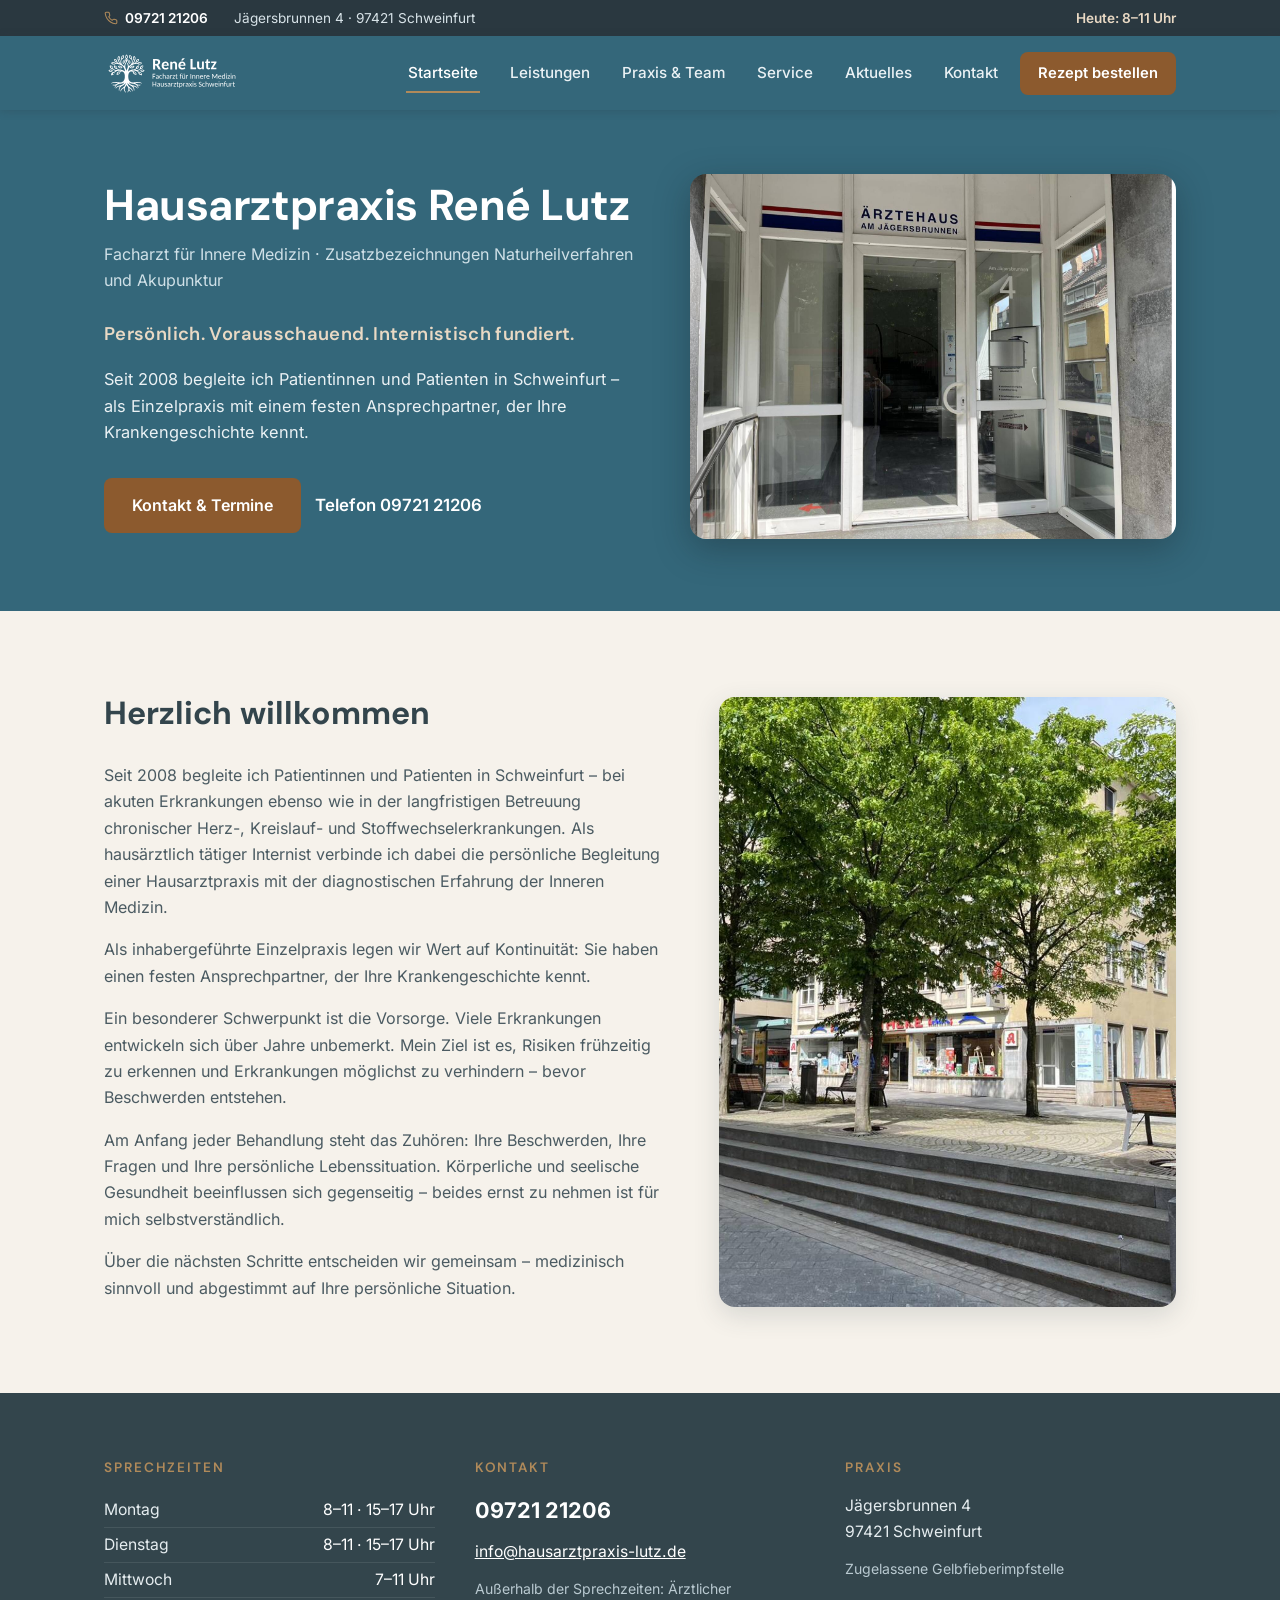
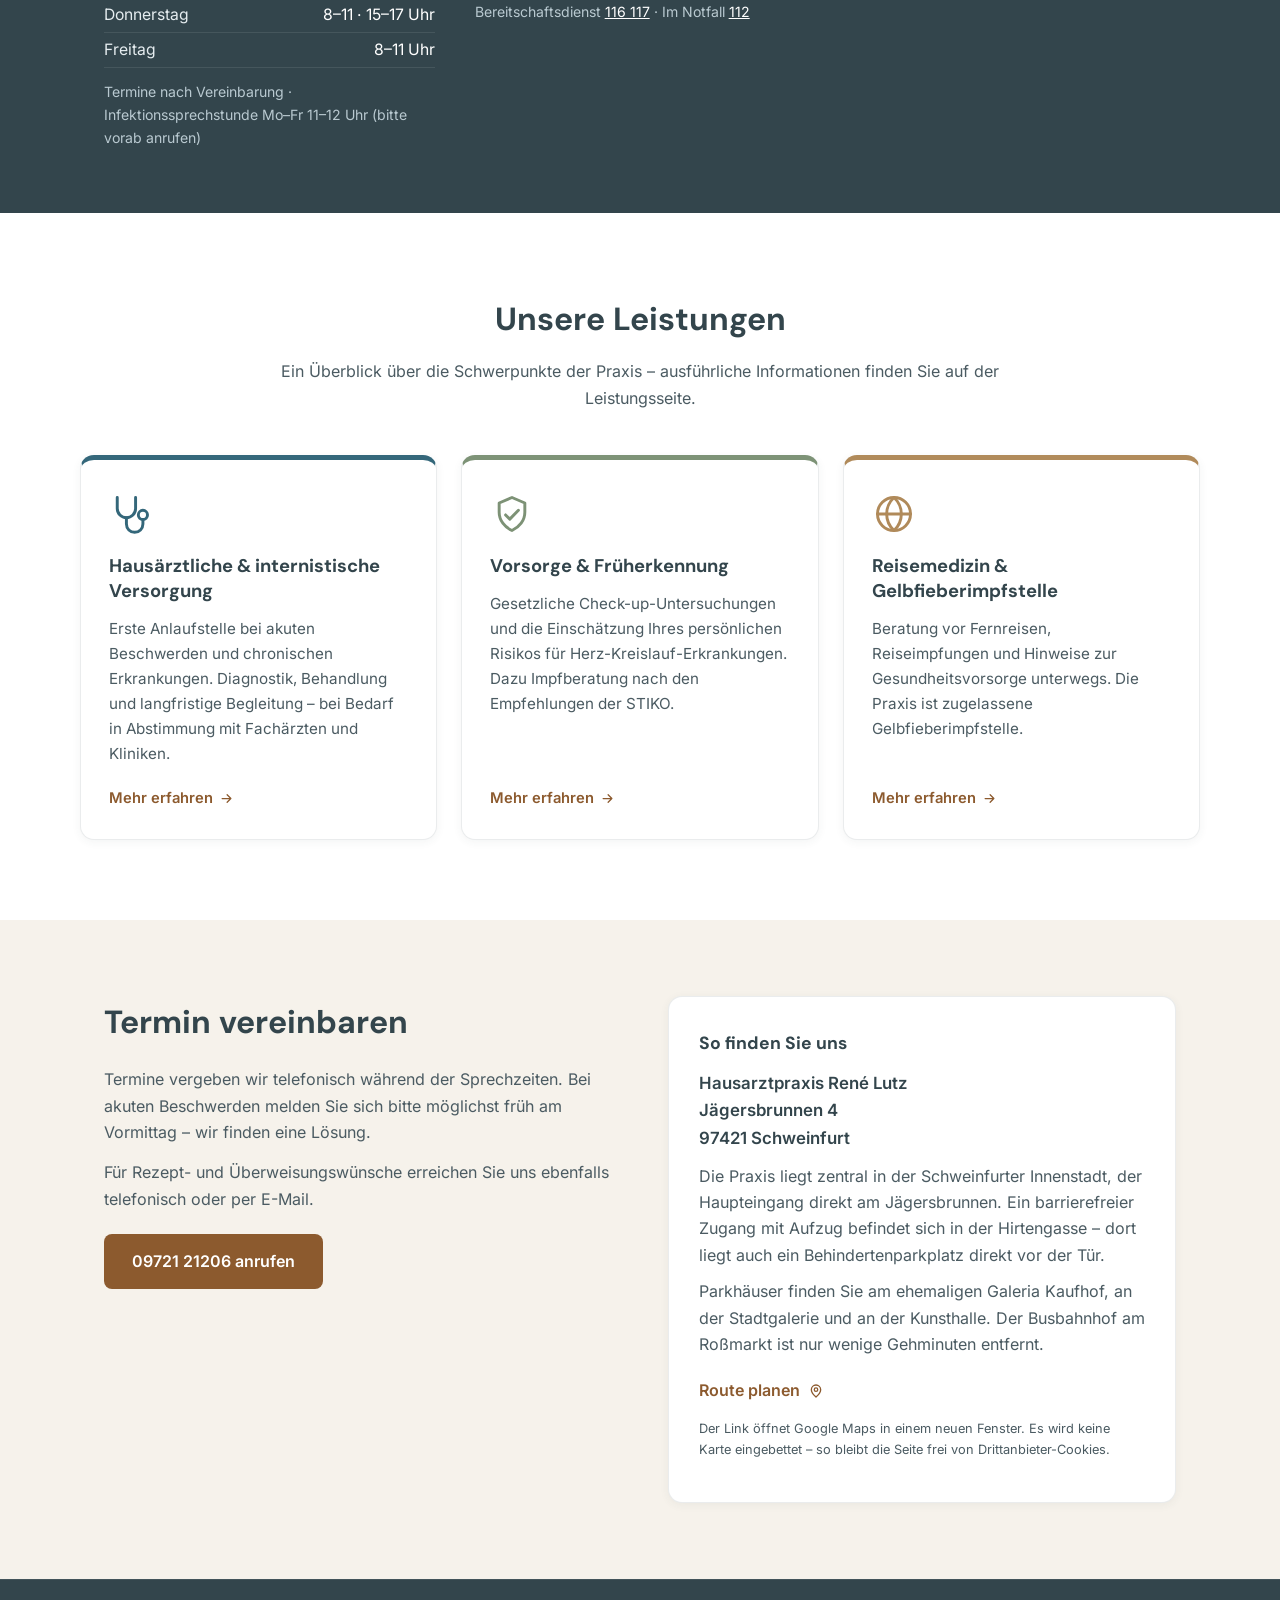
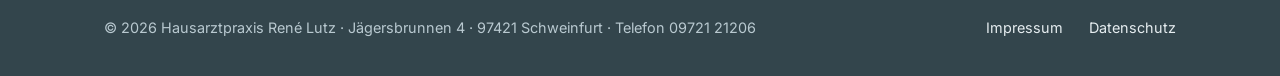
<file: index.html>
<!DOCTYPE html>
<html lang="de">
<head>
<meta charset="UTF-8">
<meta name="viewport" content="width=device-width, initial-scale=1">
<title>Hausarztpraxis René Lutz – Facharzt für Innere Medizin, Schweinfurt</title>
<meta name="description" content="Hausarztpraxis René Lutz in Schweinfurt: hausärztliche und internistische Versorgung, Vorsorge und Früherkennung, Reisemedizin. Gelbfieberimpfstelle. Telefon 09721 21206.">
<!-- Canonical & Social -->
<link rel="canonical" href="https://hausarzt-lutz.de/">
<meta property="og:type" content="website">
<meta property="og:site_name" content="Hausarztpraxis René Lutz">
<meta property="og:locale" content="de_DE">
<meta property="og:title" content="Hausarztpraxis René Lutz – Facharzt für Innere Medizin, Schweinfurt">
<meta property="og:description" content="Hausarztpraxis René Lutz in Schweinfurt: hausärztliche und internistische Versorgung, Vorsorge und Früherkennung, Reisemedizin. Gelbfieberimpfstelle. Telefon 09721 21206.">
<meta property="og:url" content="https://hausarzt-lutz.de/">
<meta property="og:image" content="https://hausarzt-lutz.de/og-image.png">
<meta property="og:image:width" content="1200">
<meta property="og:image:height" content="630">
<meta property="og:image:alt" content="Hausarztpraxis René Lutz, Schweinfurt">
<meta name="twitter:card" content="summary_large_image">
<!-- Favicons -->
<link rel="icon" href="favicon.svg" type="image/svg+xml">
<link rel="icon" href="favicon-32.png" sizes="32x32" type="image/png">
<link rel="icon" href="favicon-16.png" sizes="16x16" type="image/png">
<link rel="apple-touch-icon" href="apple-touch-icon.png">
<meta name="theme-color" content="#34677A">
<link rel="stylesheet" href="style.css">
<style>
:root{
  --petrol:#34677A;
  --petrol-dunkel:#33454C;
  --cognac:#A9713F;
  --cognac-dunkel:#8C5A2E;
  --salbei:#7D9276;
  --camel:#B08A5A;
  --eiche:#F6F2EB;
  --text:#33454C;
  --text-soft:#4B5B62;
  --weiss:#FFFFFF;
}
body{
  font-family:"Inter","DM Sans",system-ui,-apple-system,"Segoe UI",Arial,sans-serif;
  color:var(--text);
  background:var(--weiss);
  line-height:1.65;
  -webkit-font-smoothing:antialiased;
}
h1,h2,h3,.leitsatz{font-family:"DM Sans","Inter",system-ui,sans-serif;}
img{max-width:100%;display:block;}
.header-inner{
  display:flex;align-items:center;justify-content:space-between;
  padding:14px 24px;max-width:1120px;margin:0 auto;
}
.logo-link{display:flex;align-items:center;gap:12px;text-decoration:none;}
.logo-link img{height:46px;width:auto;}
nav a:hover,nav a:focus{border-bottom-color:var(--camel);color:#fff;}
.header-inner{justify-content:flex-start;gap:20px;}
.hero{background:var(--petrol);color:#fff;}
.hero-inner{
  display:grid;grid-template-columns:1.05fr .95fr;gap:48px;align-items:center;
  padding:64px 24px 72px;max-width:1120px;margin:0 auto;
}
.hero h1{font-size:clamp(1.9rem,4vw,2.7rem);line-height:1.15;font-weight:700;letter-spacing:-.01em;}
.hero .facharzt{
  margin-top:10px;font-size:1rem;color:#CFE0E7;font-weight:400;
}
.leitsatz{
  margin-top:26px;font-size:1.15rem;font-weight:600;letter-spacing:.02em;color:#E9D9C4;
}
.hero p.intro{margin-top:16px;font-size:1.02rem;color:#EAF1F4;max-width:34em;}
.hero-ctas{margin-top:32px;display:flex;flex-wrap:wrap;gap:14px;align-items:center;}
.btn{
  display:inline-block;padding:14px 28px;border-radius:8px;
  font-weight:600;font-size:1rem;text-decoration:none;
  transition:background .15s ease;
}
.btn-cognac{background:var(--cognac-dunkel);color:#fff;}
.btn-cognac:hover,.btn-cognac:focus{background:#6E4523;}
.hero-tel{color:#fff;font-size:1.05rem;text-decoration:none;font-weight:600;white-space:nowrap;}
.hero-tel:hover{text-decoration:underline;}
.hero-foto{border-radius:16px;overflow:hidden;box-shadow:0 10px 34px rgba(20,32,38,.35);}
.hero-foto img{width:100%;height:100%;object-fit:cover;aspect-ratio:4/3;}
.willkommen{background:var(--eiche);padding:76px 0;}
.willkommen-grid{display:grid;grid-template-columns:1.1fr .9fr;gap:56px;align-items:center;}
.willkommen h2{font-size:clamp(1.5rem,3vw,2rem);color:var(--petrol-dunkel);margin-bottom:22px;}
.willkommen p{margin-bottom:16px;color:var(--text-soft);max-width:38em;}
.willkommen p strong{color:var(--text);}
.willkommen-foto{border-radius:16px;overflow:hidden;box-shadow:0 8px 26px rgba(51,69,76,.16);}
.willkommen-foto img{width:100%;object-fit:cover;aspect-ratio:3/4;}
.bildhinweis{font-size:.8rem;color:#8a9298;margin-top:8px;}
.blick{background:var(--petrol-dunkel);color:#fff;padding:64px 0;}
.blick-grid{display:grid;grid-template-columns:repeat(3,1fr);gap:40px;}
.blick h2{position:absolute;width:1px;height:1px;overflow:hidden;clip:rect(0 0 0 0);}
.blick h3{
  font-size:.85rem;letter-spacing:.14em;text-transform:uppercase;
  color:var(--camel);margin-bottom:14px;font-weight:600;
}
.blick p,.blick li{color:#E6EDF0;font-size:.98rem;}
.blick ul{list-style:none;}
.blick li{display:flex;justify-content:space-between;gap:16px;padding:4px 0;border-bottom:1px solid rgba(255,255,255,.09);}
.blick li span:last-child{white-space:nowrap;color:#fff;}
.blick .hinweis{margin-top:12px;font-size:.88rem;color:#B9C9D0;}
.blick a{color:#fff;}
.blick .tel-gross{font-size:1.35rem;font-weight:700;color:#fff;text-decoration:none;}
.blick .tel-gross:hover{text-decoration:underline;}
.leistungen{padding:80px 0;}
.leistungen h2{
  text-align:center;font-size:clamp(1.5rem,3vw,2rem);color:var(--petrol-dunkel);margin-bottom:12px;
}
.leistungen .sub{text-align:center;color:var(--text-soft);max-width:46em;margin:0 auto 44px;}
.kacheln{display:grid;grid-template-columns:repeat(3,1fr);gap:24px;}
.card{
  background:#fff;border-radius:14px;padding:32px 28px 28px;
  display:flex;flex-direction:column;
  border:1px solid rgba(51,69,76,.10);
  border-top:5px solid var(--akzent);
  box-shadow:0 2px 10px rgba(51,69,76,.06);
  transition:box-shadow .2s ease,transform .2s ease;
}
.card:hover{box-shadow:0 6px 24px rgba(52,103,122,.18);transform:translateY(-2px);}
@media (prefers-reduced-motion:reduce){.card,.card:hover{transition:none;transform:none;}}
.card--versorgung{--akzent:var(--petrol);}
.card--vorsorge{--akzent:var(--salbei);}
.card--reise{--akzent:var(--camel);}
.card .icon{width:44px;height:44px;color:var(--akzent);margin-bottom:18px;}
.card .icon svg{width:100%;height:100%;}
.card h3{font-size:1.15rem;line-height:1.35;color:var(--petrol-dunkel);margin-bottom:12px;}
.card p{font-size:.95rem;color:var(--text-soft);flex-grow:1;}
.card a{
  margin-top:20px;display:inline-flex;align-items:center;gap:6px;
  font-size:.92rem;font-weight:600;color:var(--cognac-dunkel);text-decoration:none;
}
.card a:hover{text-decoration:underline;}
.card a svg{width:15px;height:15px;}
.termin{background:var(--eiche);padding:76px 0;}
.termin-grid{display:grid;grid-template-columns:1fr 1fr;gap:56px;}
.termin h2{font-size:clamp(1.5rem,3vw,2rem);color:var(--petrol-dunkel);margin-bottom:18px;}
.termin p{color:var(--text-soft);margin-bottom:14px;max-width:36em;}
.termin .btn{margin-top:8px;}
.anfahrt-box{
  background:#fff;border-radius:14px;padding:32px 30px;
  border:1px solid rgba(51,69,76,.10);box-shadow:0 2px 10px rgba(51,69,76,.06);
}
.anfahrt-box h3{color:var(--petrol-dunkel);font-size:1.1rem;margin-bottom:12px;}
.anfahrt-box p{margin-bottom:10px;}
.anfahrt-box .adresse{font-size:1.05rem;color:var(--text);font-weight:600;}
.routen-link{
  display:inline-flex;align-items:center;gap:8px;margin-top:10px;
  font-weight:600;color:var(--cognac-dunkel);text-decoration:none;
}
.routen-link:hover{text-decoration:underline;}
.routen-link svg{width:16px;height:16px;}
.dsgvo-note{font-size:.8rem;color:#8a9298;margin-top:14px;}
footer{background:var(--petrol-dunkel);color:#B9C9D0;padding:36px 0;}
@media (max-width:900px){
  .hero-inner,.willkommen-grid,.termin-grid{grid-template-columns:1fr;gap:36px;}
  .blick-grid,.kacheln{grid-template-columns:1fr;gap:22px;}
  .hero-inner{padding:44px 24px 56px;}
  .hero-foto img{aspect-ratio:16/10;}
  .willkommen-foto img{aspect-ratio:4/3;}
  nav{display:none;}
  .nav-toggle{
    display:block;background:none;border:1px solid rgba(255,255,255,.4);
    border-radius:8px;color:#fff;padding:8px 12px;font-size:.9rem;cursor:pointer;
  }
  nav.offen{
    display:flex;position:absolute;top:100%;left:0;right:0;
    flex-direction:column;gap:0;background:var(--petrol-dunkel);padding:8px 0;
  }
  nav.offen a{padding:13px 24px;border-bottom:none;}
}
</style>
<script type="application/ld+json">
{
  "@context": "https://schema.org",
  "@type": "Physician",
  "name": "Hausarztpraxis René Lutz",
  "description": "Hausärztliche und internistische Versorgung in Schweinfurt. Facharzt für Innere Medizin, Zusatzbezeichnungen Naturheilverfahren und Akupunktur. Zugelassene Gelbfieberimpfstelle.",
  "url": "https://hausarzt-lutz.de",
  "telephone": "+49 9721 21206",
  "email": "info@hausarztpraxis-lutz.de",
  "address": {
    "@type": "PostalAddress",
    "streetAddress": "Jägersbrunnen 4",
    "postalCode": "97421",
    "addressLocality": "Schweinfurt",
    "addressCountry": "DE"
  },
  "medicalSpecialty": "https://schema.org/PrimaryCare",
  "openingHoursSpecification": [
    {"@type":"OpeningHoursSpecification","dayOfWeek":["Monday","Tuesday","Thursday"],"opens":"08:00","closes":"11:00"},
    {"@type":"OpeningHoursSpecification","dayOfWeek":["Monday","Tuesday","Thursday"],"opens":"15:00","closes":"17:00"},
    {"@type":"OpeningHoursSpecification","dayOfWeek":"Wednesday","opens":"07:00","closes":"11:00"},
    {"@type":"OpeningHoursSpecification","dayOfWeek":"Friday","opens":"08:00","closes":"11:00"}
  ]
}
</script>
</head>
<body>
<a class="skip-link" href="#inhalt">Zum Inhalt springen</a>

<!-- ============ Info-Leiste ============ -->
<div class="infobar">
  <div class="infobar-inner">
    <a href="tel:0972121206" class="infobar-tel">
      <svg viewBox="0 0 24 24" fill="none" stroke="currentColor" stroke-width="1.8" stroke-linecap="round" stroke-linejoin="round" aria-hidden="true"><path d="M22 16.9v3a2 2 0 0 1-2.2 2 19.8 19.8 0 0 1-8.6-3.1 19.5 19.5 0 0 1-6-6A19.8 19.8 0 0 1 2.1 4.2 2 2 0 0 1 4.1 2h3a2 2 0 0 1 2 1.7c.1 1 .4 2 .7 2.9a2 2 0 0 1-.5 2.1L8 10a16 16 0 0 0 6 6l1.3-1.3a2 2 0 0 1 2.1-.5c.9.3 1.9.6 2.9.7a2 2 0 0 1 1.7 2z"/></svg>
      09721&nbsp;21206
    </a>
    <span class="infobar-adresse">Jägersbrunnen 4 · 97421 Schweinfurt</span>
    <span class="infobar-heute" id="infobar-heute">Termine nach Vereinbarung</span>
  </div>
</div>
<script src="urlaub.js"></script>
<script>
(function(){
  var el = document.getElementById('infobar-heute');
  if(!el) return;

  var plan = {
    1:[[8,11],[15,17]], 2:[[8,11],[15,17]], 3:[[7,11]], 4:[[8,11],[15,17]], 5:[[8,11]]
  };

  function ostern(j){
    var a=j%19,b=Math.floor(j/100),c=j%100,d=Math.floor(b/4),e=b%4,
        f=Math.floor((b+8)/25),g=Math.floor((b-f+1)/3),
        h=(19*a+b-d-g+15)%30,i=Math.floor(c/4),k=c%4,
        l=(32+2*e+2*i-h-k)%7,m=Math.floor((a+11*h+22*l)/451),
        mo=Math.floor((h+l-7*m+114)/31),ta=((h+l-7*m+114)%31)+1;
    return new Date(j,mo-1,ta);
  }
  function plusTage(dat,n){var d=new Date(dat);d.setDate(d.getDate()+n);return d;}
  function gleicherTag(a,b){return a.getFullYear()===b.getFullYear()&&a.getMonth()===b.getMonth()&&a.getDate()===b.getDate();}

  // Gesetzliche Feiertage in Bayern.
  // MARIAE_HIMMELFAHRT gilt nur in Gemeinden mit katholischer Mehrheit - fuer Schweinfurt pruefen!
  var MARIAE_HIMMELFAHRT = true;
  function istFeiertag(d){
    var j=d.getFullYear(), o=ostern(j);
    var fix=[[1,1],[1,6],[5,1],[10,3],[11,1],[12,25],[12,26]];
    if(MARIAE_HIMMELFAHRT) fix.push([8,15]);
    for(var i=0;i<fix.length;i++){
      if(d.getMonth()===fix[i][0]-1 && d.getDate()===fix[i][1]) return true;
    }
    var bew=[-2,1,39,50,60];
    for(var i=0;i<bew.length;i++){
      if(gleicherTag(d,plusTage(o,bew[i]))) return true;
    }
    return false;
  }

  var heute = new Date(); heute.setHours(0,0,0,0);
  var u = window.HLZ_URLAUB || null;
  function parse(s){var d=new Date(s);d.setHours(0,0,0,0);return d;}
  function dm(d){return ('0'+d.getDate()).slice(-2)+'.'+('0'+(d.getMonth()+1)).slice(-2)+'.';}

  function banner(text, dringend){
    var b=document.createElement('div');
    b.setAttribute('role','status');
    b.style.cssText='background:'+(dringend?'#A9713F':'#E9D9C4')+';color:'+(dringend?'#fff':'#5C3A21')+
      ';text-align:center;padding:12px 20px;font-size:.95rem;font-weight:600;line-height:1.5;';
    b.textContent=text;
    var anchor = el.closest ? el.closest('.infobar') : null;
    if(!anchor){ var p=el; while(p && p.className!=='infobar'){ p=p.parentElement; } anchor=p; }
    if(!anchor) anchor = el.parentElement;
    if(anchor && anchor.parentNode) anchor.parentNode.insertBefore(b, anchor.nextSibling);
  }

  // Zeitraeume auswerten: laufender Urlaub oder naechster innerhalb des Vorlaufs
  var aktiv=null, kommend=null;
  if(u && u.zeitraeume){
    for(var i=0;i<u.zeitraeume.length;i++){
      var z=u.zeitraeume[i];
      if(!z.von||!z.bis) continue;
      var v=parse(z.von), b2=parse(z.bis);
      if(heute>=v && heute<=b2){ aktiv={von:v,bis:b2,vertretung:z.vertretung}; break; }
      if(heute<v){
        var diff=(v-heute)/(1000*60*60*24);
        if(u.vorlauf_tage && diff<=u.vorlauf_tage && (!kommend || v<kommend.von)){
          kommend={von:v,bis:b2,vertretung:z.vertretung};
        }
      }
    }
  }

  if(aktiv){
    el.textContent='Praxis geschlossen bis '+dm(aktiv.bis)+' \u00b7 116 117';
    var btxt='Die Praxis ist vom '+dm(aktiv.von)+' bis '+dm(aktiv.bis)+' geschlossen.';
    if(aktiv.vertretung) btxt+=' Vertretung: '+aktiv.vertretung+'.';
    btxt+=' In dringenden F\u00e4llen: \u00c4rztlicher Bereitschaftsdienst 116 117.';
    banner(btxt, true);
  } else {
    if(kommend){
      var btxt='Hinweis: Die Praxis bleibt vom '+dm(kommend.von)+' bis '+dm(kommend.bis)+' geschlossen.';
      if(kommend.vertretung) btxt+=' Vertretung: '+kommend.vertretung+'.';
      banner(btxt, false);
    }
    if(istFeiertag(heute)){
      el.textContent='Heute geschlossen (Feiertag) \u00b7 Bereitschaftsdienst 116 117';
    } else if(plan[heute.getDay()]){
      el.textContent='Heute: '+plan[heute.getDay()].map(function(s){return s[0]+'\u2013'+s[1]+' Uhr';}).join(' und ');
    } else {
      el.textContent='Heute geschlossen \u00b7 Bereitschaftsdienst 116 117';
    }
  }
})();
</script>


<header>
  <div class="header-inner">
    <a class="logo-link" href="#" aria-label="Hausarztpraxis René Lutz – Startseite">
      <img src="logo-weiss.svg" alt="Hausarztpraxis René Lutz">
    </a>
    <button class="nav-toggle" aria-expanded="false" aria-controls="hauptnav" onclick="var n=document.getElementById('hauptnav');n.classList.toggle('offen');this.setAttribute('aria-expanded',n.classList.contains('offen'));">Menü</button>
    <nav id="hauptnav" aria-label="Hauptnavigation">
      <a href="#" aria-current="page">Startseite</a>
      <a href="leistungen.html">Leistungen</a>
      <a href="praxis-team.html">Praxis &amp; Team</a>
      <a href="service.html">Service</a>
      <a href="news.html">Aktuelles</a>
      <a href="#kontakt">Kontakt</a>
    </nav>
    <a class="btn-rezept" href="https://praxishelfer.doc-online.de/ph/praxishelfer.php?ph=rz&amp;id=hausarztpraxis-lutz" rel="noopener" target="_blank">Rezept bestellen</a>
  </div>
</header>
<main id="inhalt" tabindex="-1">

<!-- ============ Hero ============ -->
<section class="hero">
  <div class="hero-inner">
    <div>
      <h1>Hausarztpraxis René&nbsp;Lutz</h1>
      <p class="facharzt">Facharzt für Innere Medizin · Zusatzbezeichnungen Naturheilverfahren und Akupunktur</p>
      <p class="leitsatz">Persönlich. Vorausschauend. Internistisch fundiert.</p>
      <p class="intro">Seit 2008 begleite ich Patientinnen und Patienten in Schweinfurt – als Einzelpraxis mit einem festen Ansprechpartner, der Ihre Krankengeschichte kennt.</p>
      <div class="hero-ctas">
        <a class="btn btn-cognac" href="#kontakt">Kontakt &amp; Termine</a>
        <a class="hero-tel" href="tel:0972121206">Telefon 09721&nbsp;21206</a>
      </div>
    </div>
    <div class="hero-foto">
      <img src="foto-sprechzimmer.jpg" loading="lazy" alt="Sprechzimmer der Hausarztpraxis René Lutz in Schweinfurt">
    </div>
  </div>
</section>

<!-- ============ Willkommen ============ -->
<section class="willkommen" id="willkommen">
  <div class="wrap willkommen-grid">
    <div>
      <h2>Herzlich willkommen</h2>
      <p>Seit 2008 begleite ich Patientinnen und Patienten in Schweinfurt – bei akuten Erkrankungen ebenso wie in der langfristigen Betreuung chronischer Herz-, Kreislauf- und Stoffwechselerkrankungen. Als hausärztlich tätiger Internist verbinde ich dabei die persönliche Begleitung einer Hausarztpraxis mit der diagnostischen Erfahrung der Inneren Medizin.</p>
      <p>Als inhabergeführte Einzelpraxis legen wir Wert auf Kontinuität: Sie haben einen festen Ansprechpartner, der Ihre Krankengeschichte kennt.</p>
      <p>Ein besonderer Schwerpunkt ist die Vorsorge. Viele Erkrankungen entwickeln sich über Jahre unbemerkt. Mein Ziel ist es, Risiken frühzeitig zu erkennen und Erkrankungen möglichst zu verhindern – bevor Beschwerden entstehen.</p>
      <p>Am Anfang jeder Behandlung steht das Zuhören: Ihre Beschwerden, Ihre Fragen und Ihre persönliche Lebenssituation. Körperliche und seelische Gesundheit beeinflussen sich gegenseitig – beides ernst zu nehmen ist für mich selbstverständlich.</p>
      <p>Über die nächsten Schritte entscheiden wir gemeinsam – medizinisch sinnvoll und abgestimmt auf Ihre persönliche Situation.</p>
    </div>
    <div>
      <div class="willkommen-foto">
        <img src="foto-praxisraeume.jpg" loading="lazy" alt="Blick in die Praxisräume">
      </div>
    </div>
  </div>
</section>

<!-- ============ Auf einen Blick ============ -->
<section class="blick" aria-labelledby="blick-h">
  <h2 id="blick-h">Sprechzeiten und Kontakt auf einen Blick</h2>
  <div class="wrap blick-grid">
    <div>
      <h3>Sprechzeiten</h3>
      <ul>
        <li><span>Montag</span><span>8–11 · 15–17 Uhr</span></li>
        <li><span>Dienstag</span><span>8–11 · 15–17 Uhr</span></li>
        <li><span>Mittwoch</span><span>7–11 Uhr</span></li>
        <li><span>Donnerstag</span><span>8–11 · 15–17 Uhr</span></li>
        <li><span>Freitag</span><span>8–11 Uhr</span></li>
      </ul>
      <p class="hinweis">Termine nach Vereinbarung · Infektionssprechstunde Mo–Fr 11–12 Uhr (bitte vorab anrufen)</p>
    </div>
    <div>
      <h3>Kontakt</h3>
      <p><a class="tel-gross" href="tel:0972121206">09721 21206</a></p>
      <p style="margin-top:10px;"><a href="mailto:info@hausarztpraxis-lutz.de">info@hausarztpraxis-lutz.de</a></p>
      <p class="hinweis">Außerhalb der Sprechzeiten: Ärztlicher Bereitschaftsdienst <a href="tel:116117">116&nbsp;117</a> · Im Notfall <a href="tel:112">112</a></p>
    </div>
    <div>
      <h3>Praxis</h3>
      <p>Jägersbrunnen 4<br>97421 Schweinfurt</p>
      <p class="hinweis">Zugelassene Gelbfieberimpfstelle</p>
    </div>
  </div>
</section>

<!-- ============ Leistungen ============ -->
<section class="leistungen wrap" id="leistungen">
  <h2>Unsere Leistungen</h2>
  <p class="sub">Ein Überblick über die Schwerpunkte der Praxis – ausführliche Informationen finden Sie auf der Leistungsseite.</p>
  <div class="kacheln">
    <div class="card card--versorgung">
      <div class="icon" aria-hidden="true">
        <svg viewBox="0 0 24 24" fill="none" stroke="currentColor" stroke-width="1.6" stroke-linecap="round" stroke-linejoin="round">
          <path d="M4.5 3v6a5 5 0 0 0 10 0V3"/><path d="M9.5 14v3.5a4.5 4.5 0 0 0 9 0V15"/><circle cx="18.5" cy="12.5" r="2.5"/>
        </svg>
      </div>
      <h3>Hausärztliche &amp; internistische Versorgung</h3>
      <p>Erste Anlaufstelle bei akuten Beschwerden und chronischen Erkrankungen. Diagnostik, Behandlung und langfristige Begleitung – bei Bedarf in Abstimmung mit Fachärzten und Kliniken.</p>
      <a href="leistungen.html#versorgung">Mehr erfahren <svg viewBox="0 0 24 24" fill="none" stroke="currentColor" stroke-width="2" stroke-linecap="round" stroke-linejoin="round" aria-hidden="true"><path d="M5 12h14M13 6l6 6-6 6"/></svg></a>
    </div>
    <div class="card card--vorsorge">
      <div class="icon" aria-hidden="true">
        <svg viewBox="0 0 24 24" fill="none" stroke="currentColor" stroke-width="1.6" stroke-linecap="round" stroke-linejoin="round">
          <path d="M12 3l7 3v5c0 4.5-3 8.2-7 10-4-1.8-7-5.5-7-10V6l7-3z"/><path d="M8.5 12.5l2.3 2.3 4.7-4.8"/>
        </svg>
      </div>
      <h3>Vorsorge &amp; Früherkennung</h3>
      <p>Gesetzliche Check-up-Untersuchungen und die Einschätzung Ihres persönlichen Risikos für Herz-Kreislauf-Erkrankungen. Dazu Impfberatung nach den Empfehlungen der STIKO.</p>
      <a href="leistungen.html#vorsorge">Mehr erfahren <svg viewBox="0 0 24 24" fill="none" stroke="currentColor" stroke-width="2" stroke-linecap="round" stroke-linejoin="round" aria-hidden="true"><path d="M5 12h14M13 6l6 6-6 6"/></svg></a>
    </div>
    <div class="card card--reise">
      <div class="icon" aria-hidden="true">
        <svg viewBox="0 0 24 24" fill="none" stroke="currentColor" stroke-width="1.6" stroke-linecap="round" stroke-linejoin="round">
          <circle cx="12" cy="12" r="9"/><path d="M3 12h18"/><path d="M12 3c2.6 2.4 4 5.6 4 9s-1.4 6.6-4 9c-2.6-2.4-4-5.6-4-9s1.4-6.6 4-9z"/>
        </svg>
      </div>
      <h3>Reisemedizin &amp; Gelbfieberimpfstelle</h3>
      <p>Beratung vor Fernreisen, Reiseimpfungen und Hinweise zur Gesundheitsvorsorge unterwegs. Die Praxis ist zugelassene Gelbfieberimpfstelle.</p>
      <a href="leistungen.html#reisemedizin">Mehr erfahren <svg viewBox="0 0 24 24" fill="none" stroke="currentColor" stroke-width="2" stroke-linecap="round" stroke-linejoin="round" aria-hidden="true"><path d="M5 12h14M13 6l6 6-6 6"/></svg></a>
    </div>
  </div>
</section>

<!-- ============ Termin & Anfahrt ============ -->
<section class="termin" id="kontakt">
  <div class="wrap termin-grid">
    <div>
      <h2>Termin vereinbaren</h2>
      <p>Termine vergeben wir telefonisch während der Sprechzeiten. Bei akuten Beschwerden melden Sie sich bitte möglichst früh am Vormittag – wir finden eine Lösung.</p>
      <p>Für Rezept- und Überweisungswünsche erreichen Sie uns ebenfalls telefonisch oder per E-Mail.</p>
      <a class="btn btn-cognac" href="tel:0972121206">09721 21206 anrufen</a>
    </div>
    <div class="anfahrt-box">
      <h3>So finden Sie uns</h3>
      <p class="adresse">Hausarztpraxis René Lutz<br>Jägersbrunnen 4<br>97421 Schweinfurt</p>
      <p>Die Praxis liegt zentral in der Schweinfurter Innenstadt, der Haupteingang direkt am Jägersbrunnen. Ein barrierefreier Zugang mit Aufzug befindet sich in der Hirtengasse – dort liegt auch ein Behindertenparkplatz direkt vor der Tür.</p>
      <p>Parkhäuser finden Sie am ehemaligen Galeria&nbsp;Kaufhof, an der Stadtgalerie und an der Kunsthalle. Der Busbahnhof am Roßmarkt ist nur wenige Gehminuten entfernt.</p>
      <a class="routen-link" href="https://www.google.com/maps/dir/?api=1&destination=J%C3%A4gersbrunnen+4%2C+97421+Schweinfurt" rel="noopener" target="_blank">
        Route planen
        <svg viewBox="0 0 24 24" fill="none" stroke="currentColor" stroke-width="2" stroke-linecap="round" stroke-linejoin="round" aria-hidden="true"><path d="M12 21s-7-6.1-7-11a7 7 0 0 1 14 0c0 4.9-7 11-7 11z"/><circle cx="12" cy="10" r="2.6"/></svg>
      </a>
      <p class="dsgvo-note">Der Link öffnet Google Maps in einem neuen Fenster. Es wird keine Karte eingebettet – so bleibt die Seite frei von Drittanbieter-Cookies.</p>
    </div>
  </div>
</section>

</main>
<footer>
  <div class="footer-inner">
    <span>© 2026 Hausarztpraxis René Lutz · Jägersbrunnen 4 · 97421 Schweinfurt · Telefon 09721 21206</span>
    <span>
      <a href="impressum.html">Impressum</a>
      <a href="datenschutz.html">Datenschutz</a>
    </span>
  </div>
</footer>

<script>
(function(){
  if(window.matchMedia && window.matchMedia('(prefers-reduced-motion: reduce)').matches) return;
  if(!('IntersectionObserver' in window)) return;
  var secs = document.querySelectorAll('main section');
  var io = new IntersectionObserver(function(entries){
    entries.forEach(function(e){
      if(e.isIntersecting){ e.target.classList.add('fade-sichtbar'); io.unobserve(e.target); }
    });
  },{threshold:0.08});
  secs.forEach(function(s){
    if(s.getBoundingClientRect().top > window.innerHeight){
      s.classList.add('fade-bereit');
      io.observe(s);
    }
  });
})();
</script>
</body>
</html>
</file>
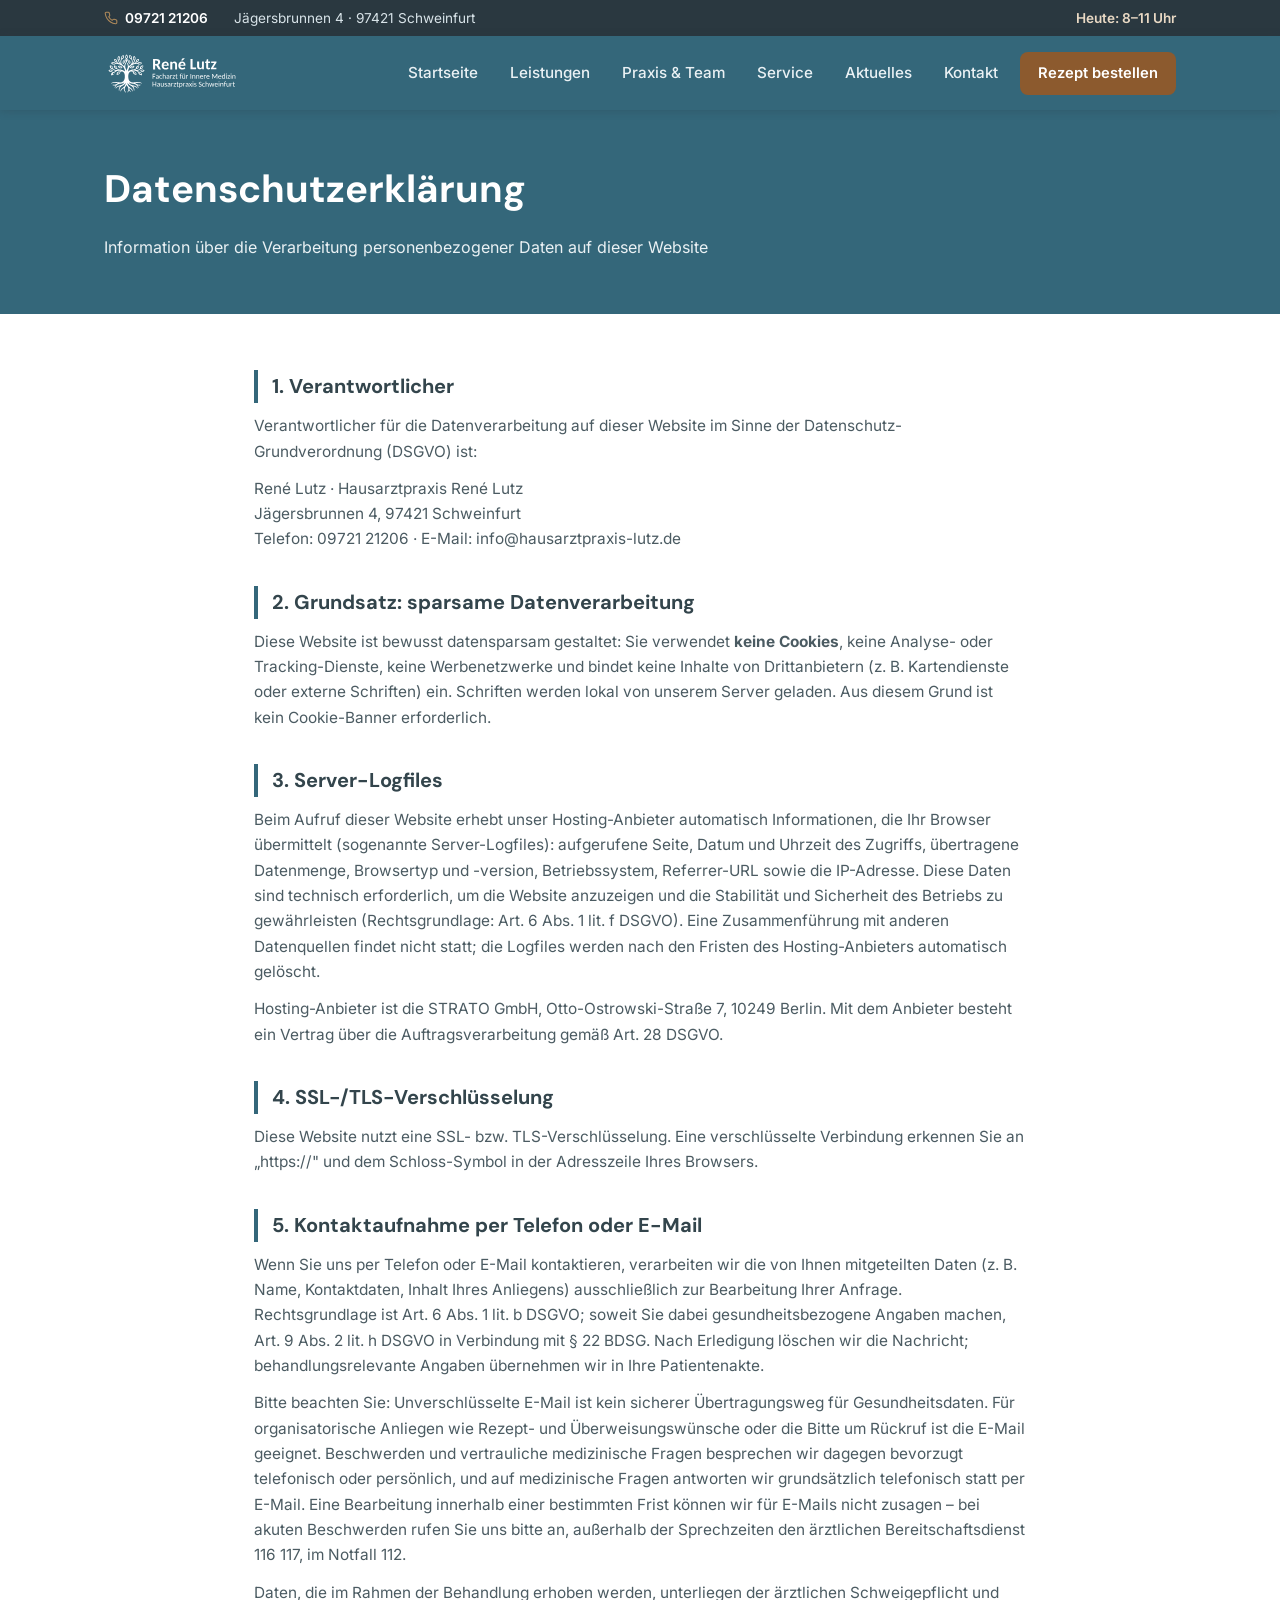
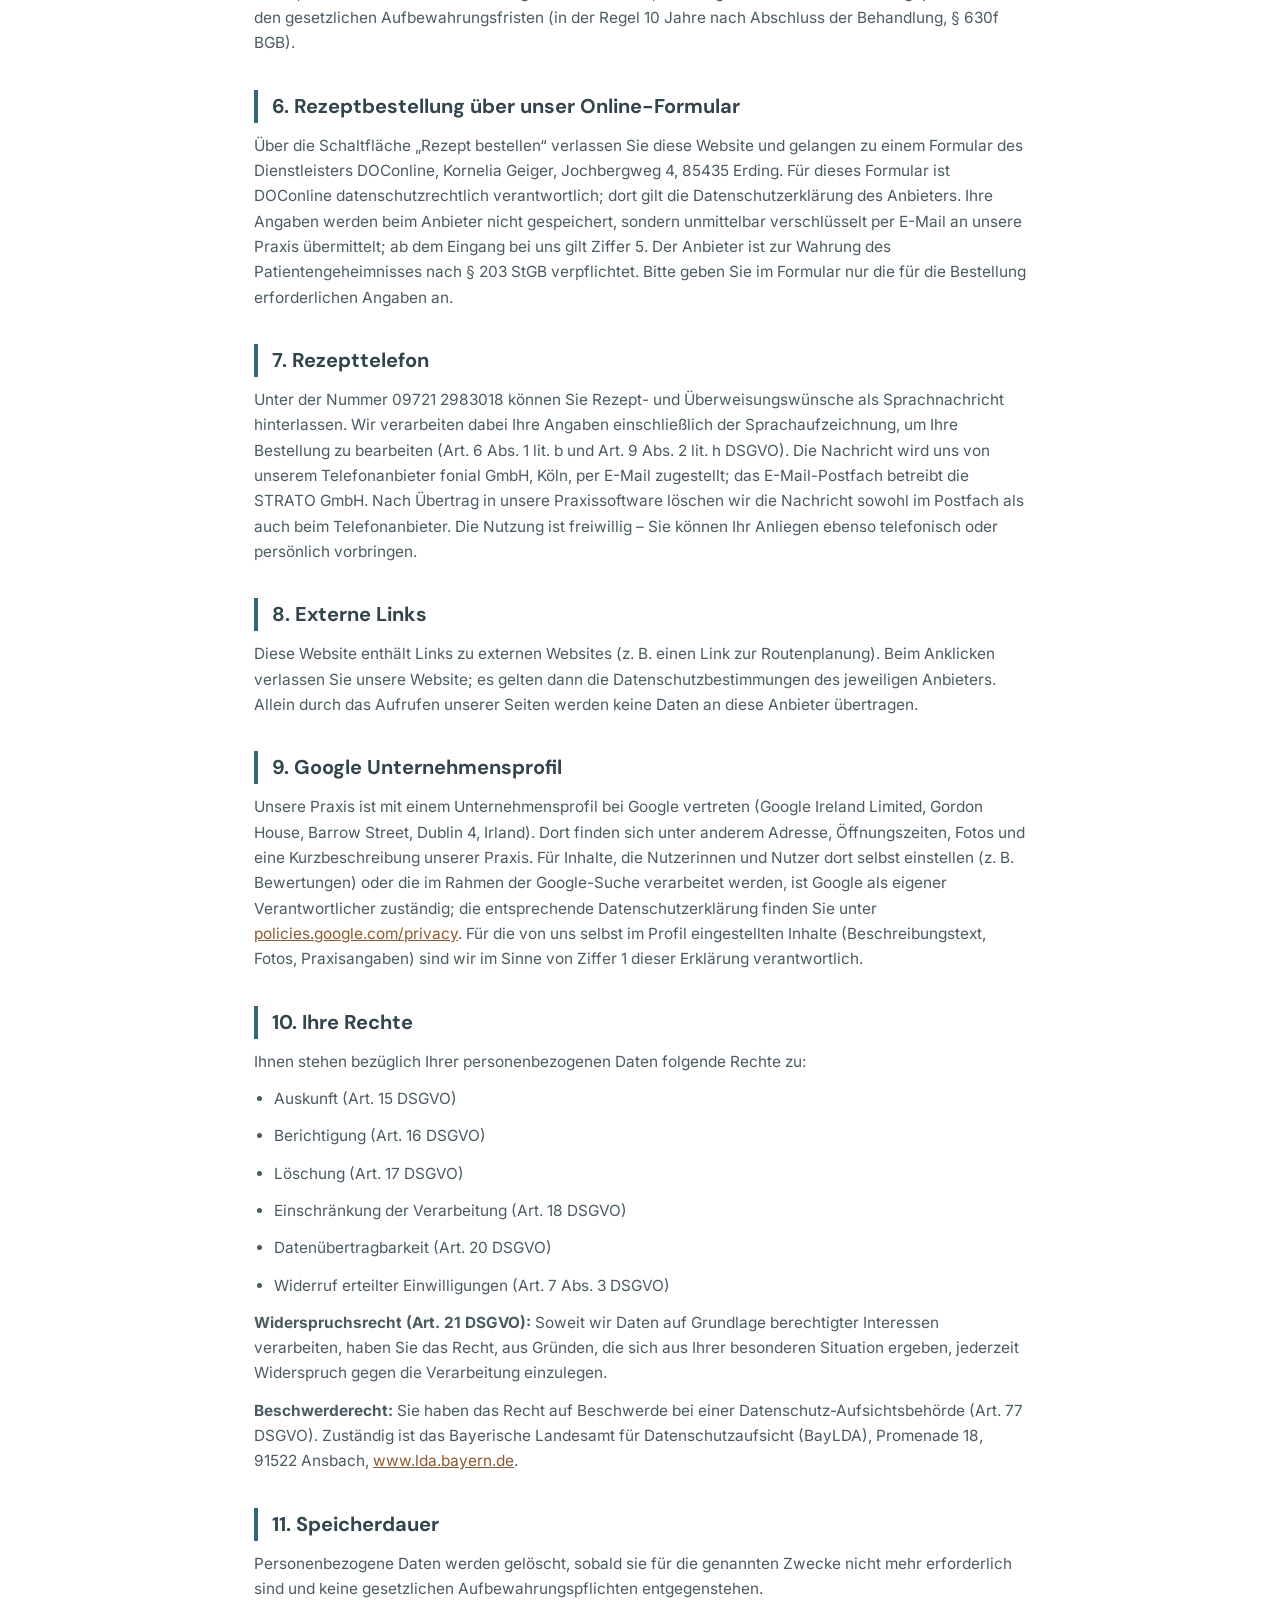
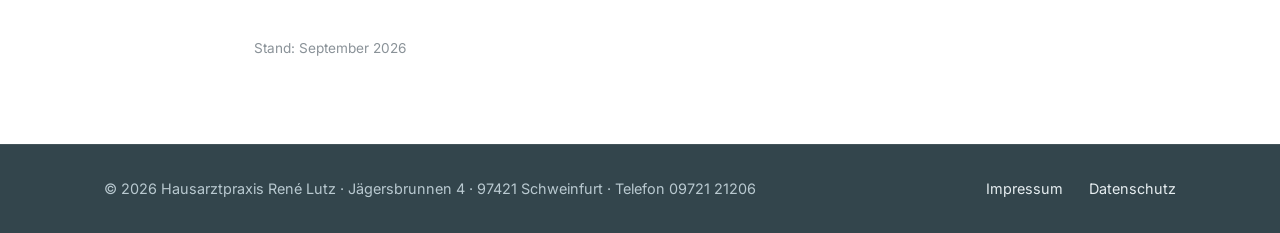
<file: datenschutz.html>
<!DOCTYPE html>
<html lang="de">
<head>
<meta charset="UTF-8">
<meta name="viewport" content="width=device-width, initial-scale=1">
<title>Datenschutzerklärung – Hausarztpraxis René Lutz, Schweinfurt</title>
<meta name="description" content="Datenschutzerklärung der Hausarztpraxis René Lutz, Schweinfurt.">
<!-- Canonical & Social -->
<link rel="canonical" href="https://hausarzt-lutz.de/datenschutz.html">
<meta property="og:type" content="website">
<meta property="og:site_name" content="Hausarztpraxis René Lutz">
<meta property="og:locale" content="de_DE">
<meta property="og:title" content="Datenschutzerklärung – Hausarztpraxis René Lutz, Schweinfurt">
<meta property="og:description" content="Datenschutzerklärung der Hausarztpraxis René Lutz, Schweinfurt.">
<meta property="og:url" content="https://hausarzt-lutz.de/datenschutz.html">
<meta property="og:image" content="https://hausarzt-lutz.de/og-image.png">
<meta property="og:image:width" content="1200">
<meta property="og:image:height" content="630">
<meta property="og:image:alt" content="Hausarztpraxis René Lutz, Schweinfurt">
<meta name="twitter:card" content="summary_large_image">
<!-- Favicons -->
<link rel="icon" href="favicon.svg" type="image/svg+xml">
<link rel="icon" href="favicon-32.png" sizes="32x32" type="image/png">
<link rel="icon" href="favicon-16.png" sizes="16x16" type="image/png">
<link rel="apple-touch-icon" href="apple-touch-icon.png">
<meta name="theme-color" content="#34677A">
<link rel="stylesheet" href="style.css">
<style>
.header-inner{display:flex;align-items:center;justify-content:space-between;padding:14px 24px;max-width:1120px;margin:0 auto;}
.header-inner{justify-content:flex-start;gap:20px;}
.seitenkopf{background:var(--petrol);color:#fff;padding:48px 0 54px;}
.seitenkopf h1{font-size:clamp(1.8rem,3.5vw,2.4rem);}
.seitenkopf p{margin-top:12px;color:#EAF1F4;max-width:44em;}
.springen{background:var(--eiche);padding:18px 0;}
.springen .wrap{display:flex;flex-wrap:wrap;gap:10px 22px;font-size:.92rem;}
.springen a{text-decoration:none;font-weight:600;}
.springen a:hover{text-decoration:underline;}
section.block{padding:60px 0;}
section.block:nth-of-type(even){background:var(--eiche);}
.block h2{
  font-size:clamp(1.4rem,2.6vw,1.8rem);color:var(--petrol-dunkel);margin-bottom:8px;
  padding-left:16px;border-left:5px solid var(--akzent,var(--petrol));
}
.block .einleitung{color:var(--text-soft);max-width:46em;margin-bottom:26px;padding-left:21px;}
.block--termin{--akzent:var(--petrol);}
.block--rezept{--akzent:var(--salbei);}
.block--neu{--akzent:var(--camel);}
.block--info{--akzent:var(--cognac);}
.s-grid{display:grid;grid-template-columns:repeat(2,1fr);gap:18px;}
.s-item{
  background:#fff;border:1px solid rgba(51,69,76,.10);border-radius:12px;
  padding:22px 24px;box-shadow:0 2px 8px rgba(51,69,76,.05);
}
section.block:nth-of-type(odd) .s-item{background:#FAF7F1;}
.s-item h3{font-size:1.02rem;color:var(--petrol-dunkel);margin-bottom:8px;}
.s-item p{font-size:.94rem;color:var(--text-soft);margin-bottom:8px;}
.s-item p:last-child{margin-bottom:0;}
.s-item a.aktion{
  display:inline-flex;align-items:center;gap:6px;font-weight:600;font-size:.94rem;text-decoration:none;
}
.s-item a.aktion:hover{text-decoration:underline;}
.s-item ul{margin:6px 0 0 18px;font-size:.94rem;color:var(--text-soft);}
.s-item li{margin-bottom:5px;}
.merkbox{
  margin-top:24px;background:#fff;border:1px solid rgba(52,103,122,.30);
  border-radius:12px;padding:18px 22px;font-size:.92rem;color:var(--text-soft);max-width:52em;
}
.merkbox strong{color:var(--petrol-dunkel);}
@media (max-width:900px){
  .s-grid{grid-template-columns:1fr;}
  nav{display:none;}
  .nav-toggle{display:block;background:none;border:1px solid rgba(255,255,255,.4);border-radius:8px;color:#fff;padding:8px 12px;font-size:.9rem;cursor:pointer;}
  nav.offen{display:flex;position:absolute;top:100%;left:0;right:0;flex-direction:column;gap:0;background:var(--petrol-dunkel);padding:8px 0;}
  nav.offen a{padding:13px 24px;border-bottom:none;}
}
</style>
</head>
<body>
<a class="skip-link" href="#inhalt">Zum Inhalt springen</a>

<div class="infobar">
  <div class="infobar-inner">
    <a href="tel:0972121206" class="infobar-tel">
      <svg viewBox="0 0 24 24" fill="none" stroke="currentColor" stroke-width="1.8" stroke-linecap="round" stroke-linejoin="round" aria-hidden="true"><path d="M22 16.9v3a2 2 0 0 1-2.2 2 19.8 19.8 0 0 1-8.6-3.1 19.5 19.5 0 0 1-6-6A19.8 19.8 0 0 1 2.1 4.2 2 2 0 0 1 4.1 2h3a2 2 0 0 1 2 1.7c.1 1 .4 2 .7 2.9a2 2 0 0 1-.5 2.1L8 10a16 16 0 0 0 6 6l1.3-1.3a2 2 0 0 1 2.1-.5c.9.3 1.9.6 2.9.7a2 2 0 0 1 1.7 2z"/></svg>
      09721&nbsp;21206
    </a>
    <span class="infobar-adresse">Jägersbrunnen 4 · 97421 Schweinfurt</span>
    <span class="infobar-heute" id="infobar-heute">Termine nach Vereinbarung</span>
  </div>
</div>

<header>
  <div class="header-inner">
    <a class="logo-link" href="index.html" aria-label="Hausarztpraxis René Lutz – Startseite">
      <img src="logo-weiss.svg" alt="Hausarztpraxis René Lutz">
    </a>
    <button class="nav-toggle" aria-expanded="false" aria-controls="hauptnav" onclick="var n=document.getElementById('hauptnav');n.classList.toggle('offen');this.setAttribute('aria-expanded',n.classList.contains('offen'));">Menü</button>
    <nav id="hauptnav" aria-label="Hauptnavigation">
      <a href="index.html">Startseite</a>
      <a href="leistungen.html">Leistungen</a>
      <a href="praxis-team.html">Praxis &amp; Team</a>
      <a href="service.html">Service</a>
      <a href="news.html">Aktuelles</a>
      <a href="index.html#kontakt">Kontakt</a>
    </nav>
    <a class="btn-rezept" href="https://praxishelfer.doc-online.de/ph/praxishelfer.php?ph=rz&amp;id=hausarztpraxis-lutz" rel="noopener" target="_blank">Rezept bestellen</a>
  </div>
</header>
<main id="inhalt" tabindex="-1">

<div class="seitenkopf">
  <div class="wrap">
    <h1>Datenschutzerklärung</h1>
    <p>Information über die Verarbeitung personenbezogener Daten auf dieser Website</p>
  </div>
</div>
<style>
.rechtstext{max-width:820px;margin:0 auto;padding:56px 24px 72px;}
.rechtstext h2{font-size:1.25rem;color:var(--petrol-dunkel);margin:34px 0 10px;padding-left:14px;border-left:4px solid var(--petrol);}
.rechtstext h2:first-of-type{margin-top:0;}
.rechtstext p, .rechtstext li{color:var(--text-soft);font-size:.96rem;margin-bottom:12px;}
.rechtstext ul{margin:0 0 12px 20px;}
.rechtstext .stand{margin-top:36px;font-size:.85rem;color:#8A9298;}
</style>
<div class="rechtstext">
<h2>1. Verantwortlicher</h2>
<p>Verantwortlicher für die Datenverarbeitung auf dieser Website im Sinne der Datenschutz-Grundverordnung (DSGVO) ist:</p>
<p>René Lutz · Hausarztpraxis René Lutz<br>
Jägersbrunnen 4, 97421 Schweinfurt<br>
Telefon: 09721 21206 · E-Mail: info@hausarztpraxis-lutz.de</p>

<h2>2. Grundsatz: sparsame Datenverarbeitung</h2>
<p>Diese Website ist bewusst datensparsam gestaltet: Sie verwendet <strong>keine Cookies</strong>, keine Analyse- oder Tracking-Dienste, keine Werbenetzwerke und bindet keine Inhalte von Drittanbietern (z.&nbsp;B. Kartendienste oder externe Schriften) ein. Schriften werden lokal von unserem Server geladen. Aus diesem Grund ist kein Cookie-Banner erforderlich.</p>

<h2>3. Server-Logfiles</h2>
<p>Beim Aufruf dieser Website erhebt unser Hosting-Anbieter automatisch Informationen, die Ihr Browser übermittelt (sogenannte Server-Logfiles): aufgerufene Seite, Datum und Uhrzeit des Zugriffs, übertragene Datenmenge, Browsertyp und -version, Betriebssystem, Referrer-URL sowie die IP-Adresse. Diese Daten sind technisch erforderlich, um die Website anzuzeigen und die Stabilität und Sicherheit des Betriebs zu gewährleisten (Rechtsgrundlage: Art. 6 Abs. 1 lit. f DSGVO). Eine Zusammenführung mit anderen Datenquellen findet nicht statt; die Logfiles werden nach den Fristen des Hosting-Anbieters automatisch gelöscht.</p>
<p>Hosting-Anbieter ist die STRATO GmbH, Otto-Ostrowski-Straße 7, 10249 Berlin. Mit dem Anbieter besteht ein Vertrag über die Auftragsverarbeitung gemäß Art. 28 DSGVO.</p>

<h2>4. SSL-/TLS-Verschlüsselung</h2>
<p>Diese Website nutzt eine SSL- bzw. TLS-Verschlüsselung. Eine verschlüsselte Verbindung erkennen Sie an „https://" und dem Schloss-Symbol in der Adresszeile Ihres Browsers.</p>

<h2>5. Kontaktaufnahme per Telefon oder E-Mail</h2>
<p>Wenn Sie uns per Telefon oder E-Mail kontaktieren, verarbeiten wir die von Ihnen mitgeteilten Daten (z.&nbsp;B. Name, Kontaktdaten, Inhalt Ihres Anliegens) ausschließlich zur Bearbeitung Ihrer Anfrage. Rechtsgrundlage ist Art. 6 Abs. 1 lit. b DSGVO; soweit Sie dabei gesundheitsbezogene Angaben machen, Art. 9 Abs. 2 lit. h DSGVO in Verbindung mit § 22 BDSG. Nach Erledigung löschen wir die Nachricht; behandlungsrelevante Angaben übernehmen wir in Ihre Patientenakte.</p>
<p>Bitte beachten Sie: Unverschlüsselte E-Mail ist kein sicherer Übertragungsweg für Gesundheitsdaten. Für organisatorische Anliegen wie Rezept- und Überweisungswünsche oder die Bitte um Rückruf ist die E-Mail geeignet. Beschwerden und vertrauliche medizinische Fragen besprechen wir dagegen bevorzugt telefonisch oder persönlich, und auf medizinische Fragen antworten wir grundsätzlich telefonisch statt per E-Mail. Eine Bearbeitung innerhalb einer bestimmten Frist können wir für E-Mails nicht zusagen – bei akuten Beschwerden rufen Sie uns bitte an, außerhalb der Sprechzeiten den ärztlichen Bereitschaftsdienst 116&nbsp;117, im Notfall 112.</p>
<p>Daten, die im Rahmen der Behandlung erhoben werden, unterliegen der ärztlichen Schweigepflicht und den gesetzlichen Aufbewahrungsfristen (in der Regel 10 Jahre nach Abschluss der Behandlung, § 630f BGB).</p>

<h2>6. Rezeptbestellung über unser Online-Formular</h2>
<p>Über die Schaltfläche „Rezept bestellen“ verlassen Sie diese Website und gelangen zu einem Formular des Dienstleisters DOConline, Kornelia Geiger, Jochbergweg 4, 85435 Erding. Für dieses Formular ist DOConline datenschutzrechtlich verantwortlich; dort gilt die Datenschutzerklärung des Anbieters. Ihre Angaben werden beim Anbieter nicht gespeichert, sondern unmittelbar verschlüsselt per E-Mail an unsere Praxis übermittelt; ab dem Eingang bei uns gilt Ziffer&nbsp;5. Der Anbieter ist zur Wahrung des Patientengeheimnisses nach § 203 StGB verpflichtet. Bitte geben Sie im Formular nur die für die Bestellung erforderlichen Angaben an.</p>

<h2>7. Rezepttelefon</h2>
<p>Unter der Nummer 09721 2983018 können Sie Rezept- und Überweisungswünsche als Sprachnachricht hinterlassen. Wir verarbeiten dabei Ihre Angaben einschließlich der Sprachaufzeichnung, um Ihre Bestellung zu bearbeiten (Art. 6 Abs. 1 lit. b und Art. 9 Abs. 2 lit. h DSGVO). Die Nachricht wird uns von unserem Telefonanbieter fonial GmbH, Köln, per E-Mail zugestellt; das E-Mail-Postfach betreibt die STRATO GmbH. Nach Übertrag in unsere Praxissoftware löschen wir die Nachricht sowohl im Postfach als auch beim Telefonanbieter. Die Nutzung ist freiwillig – Sie können Ihr Anliegen ebenso telefonisch oder persönlich vorbringen.</p>

<h2>8. Externe Links</h2>
<p>Diese Website enthält Links zu externen Websites (z.&nbsp;B. einen Link zur Routenplanung). Beim Anklicken verlassen Sie unsere Website; es gelten dann die Datenschutzbestimmungen des jeweiligen Anbieters. Allein durch das Aufrufen unserer Seiten werden keine Daten an diese Anbieter übertragen.</p>

<h2>9. Google Unternehmensprofil</h2>
<p>Unsere Praxis ist mit einem Unternehmensprofil bei Google vertreten (Google Ireland Limited, Gordon House, Barrow Street, Dublin 4, Irland). Dort finden sich unter anderem Adresse, Öffnungszeiten, Fotos und eine Kurzbeschreibung unserer Praxis. Für Inhalte, die Nutzerinnen und Nutzer dort selbst einstellen (z.&nbsp;B. Bewertungen) oder die im Rahmen der Google-Suche verarbeitet werden, ist Google als eigener Verantwortlicher zuständig; die entsprechende Datenschutzerklärung finden Sie unter <a href="https://policies.google.com/privacy" rel="noopener" target="_blank">policies.google.com/privacy</a>. Für die von uns selbst im Profil eingestellten Inhalte (Beschreibungstext, Fotos, Praxisangaben) sind wir im Sinne von Ziffer&nbsp;1 dieser Erklärung verantwortlich.</p>

<h2>10. Ihre Rechte</h2>
<p>Ihnen stehen bezüglich Ihrer personenbezogenen Daten folgende Rechte zu:</p>
<ul>
<li>Auskunft (Art. 15 DSGVO)</li>
<li>Berichtigung (Art. 16 DSGVO)</li>
<li>Löschung (Art. 17 DSGVO)</li>
<li>Einschränkung der Verarbeitung (Art. 18 DSGVO)</li>
<li>Datenübertragbarkeit (Art. 20 DSGVO)</li>
<li>Widerruf erteilter Einwilligungen (Art. 7 Abs. 3 DSGVO)</li>
</ul>
<p><strong>Widerspruchsrecht (Art. 21 DSGVO):</strong> Soweit wir Daten auf Grundlage berechtigter Interessen verarbeiten, haben Sie das Recht, aus Gründen, die sich aus Ihrer besonderen Situation ergeben, jederzeit Widerspruch gegen die Verarbeitung einzulegen.</p>
<p><strong>Beschwerderecht:</strong> Sie haben das Recht auf Beschwerde bei einer Datenschutz-Aufsichtsbehörde (Art. 77 DSGVO). Zuständig ist das Bayerische Landesamt für Datenschutzaufsicht (BayLDA), Promenade 18, 91522 Ansbach, <a href="https://www.lda.bayern.de" rel="noopener" target="_blank">www.lda.bayern.de</a>.</p>

<h2>11. Speicherdauer</h2>
<p>Personenbezogene Daten werden gelöscht, sobald sie für die genannten Zwecke nicht mehr erforderlich sind und keine gesetzlichen Aufbewahrungspflichten entgegenstehen.</p>
<p class="stand">Stand: September 2026</p>
</div>
</main>
<footer>
  <div class="footer-inner">
    <span>© 2026 Hausarztpraxis René Lutz · Jägersbrunnen 4 · 97421 Schweinfurt · Telefon 09721 21206</span>
    <span>
      <a href="impressum.html">Impressum</a>
      <a href="datenschutz.html">Datenschutz</a>
    </span>
  </div>
</footer>

<script src="urlaub.js"></script>
<script>
(function(){
  var el = document.getElementById('infobar-heute');
  if(!el) return;
  var plan = {1:[[8,11],[15,17]],2:[[8,11],[15,17]],3:[[7,11]],4:[[8,11],[15,17]],5:[[8,11]]};
  function ostern(j){
    var a=j%19,b=Math.floor(j/100),c=j%100,d=Math.floor(b/4),e=b%4,
        f=Math.floor((b+8)/25),g=Math.floor((b-f+1)/3),
        h=(19*a+b-d-g+15)%30,i=Math.floor(c/4),k=c%4,
        l=(32+2*e+2*i-h-k)%7,m=Math.floor((a+11*h+22*l)/451),
        mo=Math.floor((h+l-7*m+114)/31),ta=((h+l-7*m+114)%31)+1;
    return new Date(j,mo-1,ta);
  }
  function plusTage(dat,n){var d=new Date(dat);d.setDate(d.getDate()+n);return d;}
  function gleicherTag(a,b){return a.getFullYear()===b.getFullYear()&&a.getMonth()===b.getMonth()&&a.getDate()===b.getDate();}
  var MARIAE_HIMMELFAHRT = true;
  function istFeiertag(d){
    var j=d.getFullYear(), o=ostern(j);
    var fix=[[1,1],[1,6],[5,1],[10,3],[11,1],[12,25],[12,26]];
    if(MARIAE_HIMMELFAHRT) fix.push([8,15]);
    for(var i=0;i<fix.length;i++){if(d.getMonth()===fix[i][0]-1&&d.getDate()===fix[i][1])return true;}
    var bew=[-2,1,39,50,60];
    for(var i=0;i<bew.length;i++){if(gleicherTag(d,plusTage(o,bew[i])))return true;}
    return false;
  }
  var heute = new Date(); heute.setHours(0,0,0,0);
  var u = window.HLZ_URLAUB || null;
  function parse(s){var d=new Date(s);d.setHours(0,0,0,0);return d;}
  function dm(d){return ('0'+d.getDate()).slice(-2)+'.'+('0'+(d.getMonth()+1)).slice(-2)+'.';}
  function banner(text, dringend){
    var b=document.createElement('div');
    b.setAttribute('role','status');
    b.style.cssText='background:'+(dringend?'#A9713F':'#E9D9C4')+';color:'+(dringend?'#fff':'#5C3A21')+
      ';text-align:center;padding:12px 20px;font-size:.95rem;font-weight:600;line-height:1.5;';
    b.textContent=text;
    var anchor = el.closest ? el.closest('.infobar') : null;
    if(!anchor){ var p=el; while(p && p.className!=='infobar'){ p=p.parentElement; } anchor=p; }
    if(!anchor) anchor = el.parentElement;
    if(anchor && anchor.parentNode) anchor.parentNode.insertBefore(b, anchor.nextSibling);
  }
  var aktiv=null, kommend=null;
  if(u && u.zeitraeume){
    for(var i=0;i<u.zeitraeume.length;i++){
      var z=u.zeitraeume[i];
      if(!z.von||!z.bis) continue;
      var v=parse(z.von), b2=parse(z.bis);
      if(heute>=v && heute<=b2){ aktiv={von:v,bis:b2,vertretung:z.vertretung}; break; }
      if(heute<v){
        var diff=(v-heute)/(1000*60*60*24);
        if(u.vorlauf_tage && diff<=u.vorlauf_tage && (!kommend || v<kommend.von)){
          kommend={von:v,bis:b2,vertretung:z.vertretung};
        }
      }
    }
  }
  if(aktiv){
    el.textContent='Praxis geschlossen bis '+dm(aktiv.bis)+' \u00b7 116 117';
    var btxt='Die Praxis ist vom '+dm(aktiv.von)+' bis '+dm(aktiv.bis)+' geschlossen.';
    if(aktiv.vertretung) btxt+=' Vertretung: '+aktiv.vertretung+'.';
    btxt+=' In dringenden F\u00e4llen: \u00c4rztlicher Bereitschaftsdienst 116 117.';
    banner(btxt, true);
  } else {
    if(kommend){
      var btxt='Hinweis: Die Praxis bleibt vom '+dm(kommend.von)+' bis '+dm(kommend.bis)+' geschlossen.';
      if(kommend.vertretung) btxt+=' Vertretung: '+kommend.vertretung+'.';
      banner(btxt, false);
    }
    if(istFeiertag(heute)){
      el.textContent='Heute geschlossen (Feiertag) \u00b7 Bereitschaftsdienst 116 117';
    } else if(plan[heute.getDay()]){
      el.textContent='Heute: '+plan[heute.getDay()].map(function(s){return s[0]+'\u2013'+s[1]+' Uhr';}).join(' und ');
    } else {
      el.textContent='Heute geschlossen \u00b7 Bereitschaftsdienst 116 117';
    }
  }
})();
</script>

</body>
</html>
</file>
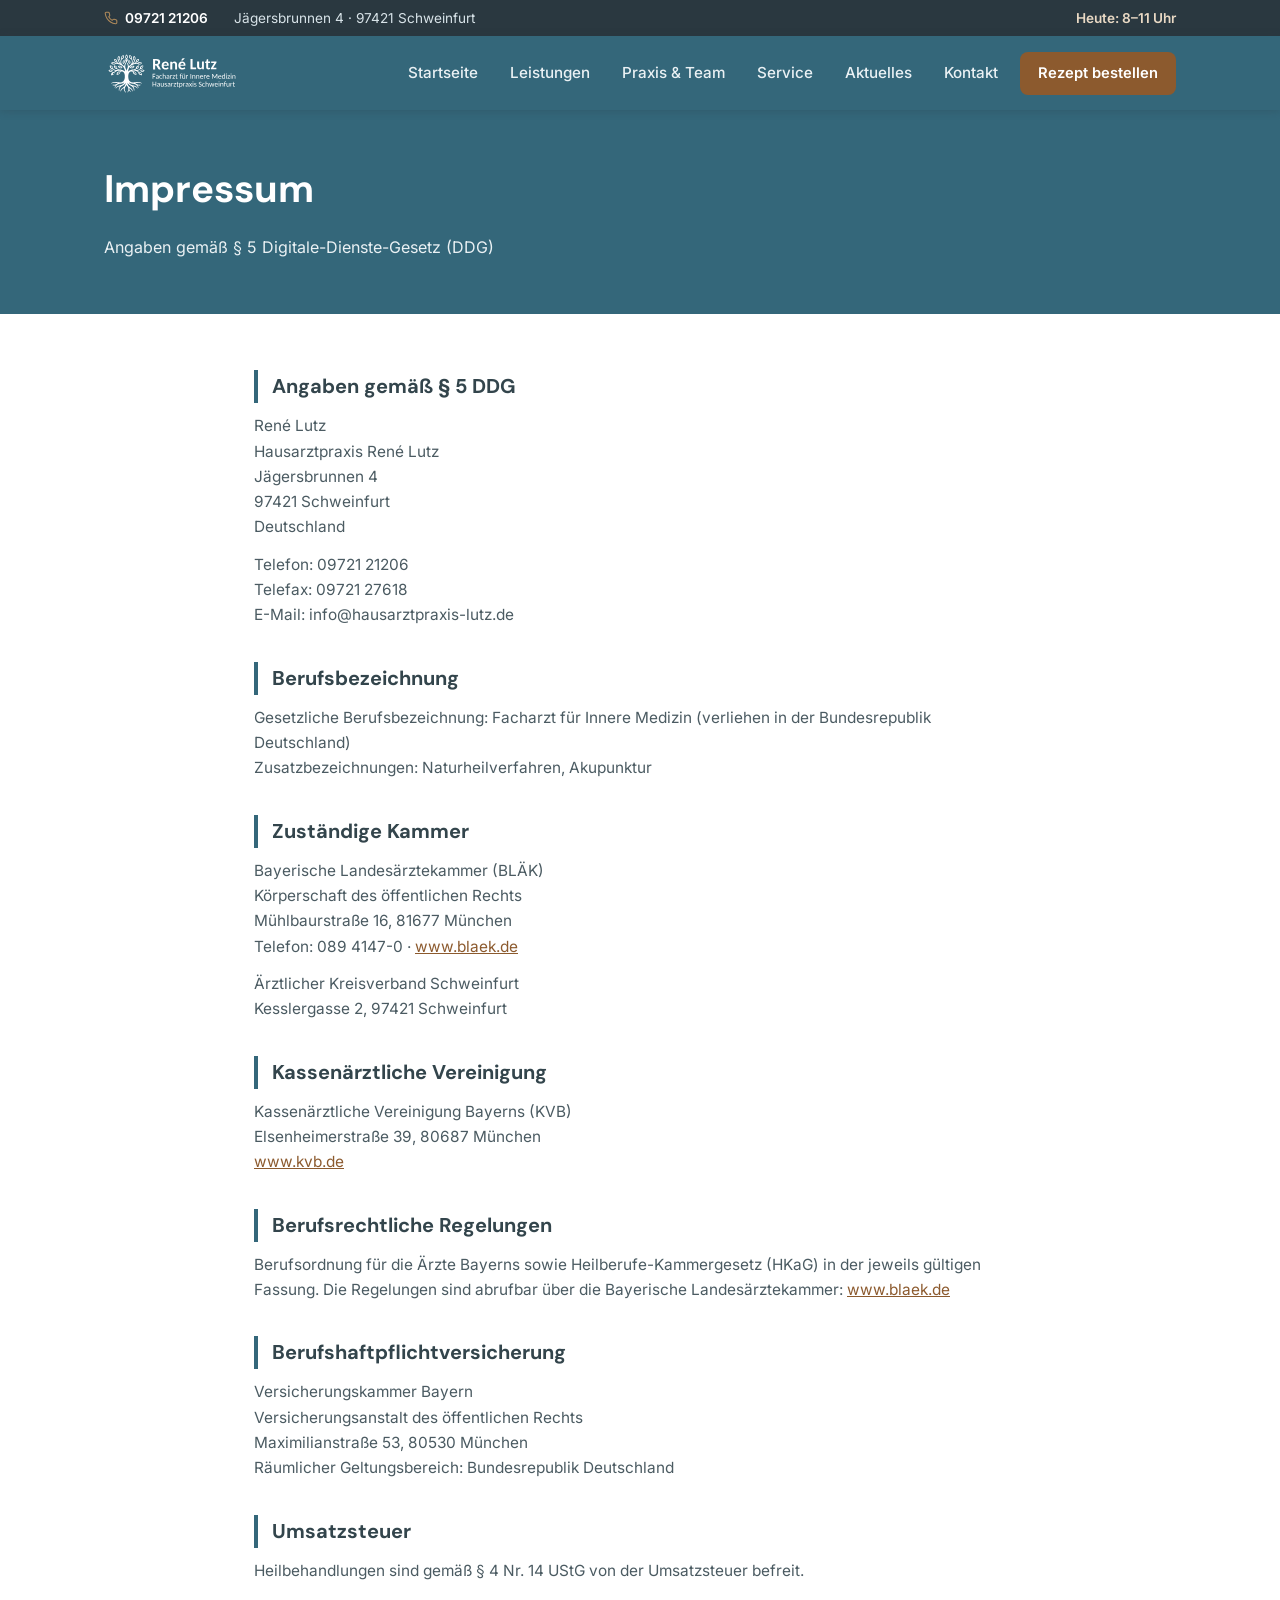
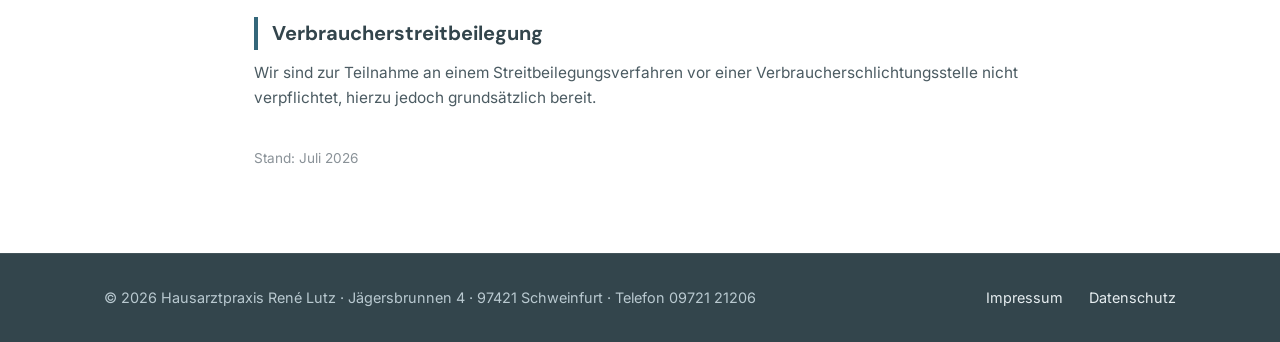
<file: impressum.html>
<!DOCTYPE html>
<html lang="de">
<head>
<meta charset="UTF-8">
<meta name="viewport" content="width=device-width, initial-scale=1">
<title>Impressum – Hausarztpraxis René Lutz, Schweinfurt</title>
<meta name="description" content="Impressum der Hausarztpraxis René Lutz, Schweinfurt.">
<!-- Canonical & Social -->
<link rel="canonical" href="https://hausarzt-lutz.de/impressum.html">
<meta property="og:type" content="website">
<meta property="og:site_name" content="Hausarztpraxis René Lutz">
<meta property="og:locale" content="de_DE">
<meta property="og:title" content="Impressum – Hausarztpraxis René Lutz, Schweinfurt">
<meta property="og:description" content="Impressum der Hausarztpraxis René Lutz, Schweinfurt.">
<meta property="og:url" content="https://hausarzt-lutz.de/impressum.html">
<meta property="og:image" content="https://hausarzt-lutz.de/og-image.png">
<meta property="og:image:width" content="1200">
<meta property="og:image:height" content="630">
<meta property="og:image:alt" content="Hausarztpraxis René Lutz, Schweinfurt">
<meta name="twitter:card" content="summary_large_image">
<!-- Favicons -->
<link rel="icon" href="favicon.svg" type="image/svg+xml">
<link rel="icon" href="favicon-32.png" sizes="32x32" type="image/png">
<link rel="icon" href="favicon-16.png" sizes="16x16" type="image/png">
<link rel="apple-touch-icon" href="apple-touch-icon.png">
<meta name="theme-color" content="#34677A">
<link rel="stylesheet" href="style.css">
<style>
.header-inner{display:flex;align-items:center;justify-content:space-between;padding:14px 24px;max-width:1120px;margin:0 auto;}
.header-inner{justify-content:flex-start;gap:20px;}
.seitenkopf{background:var(--petrol);color:#fff;padding:48px 0 54px;}
.seitenkopf h1{font-size:clamp(1.8rem,3.5vw,2.4rem);}
.seitenkopf p{margin-top:12px;color:#EAF1F4;max-width:44em;}
.springen{background:var(--eiche);padding:18px 0;}
.springen .wrap{display:flex;flex-wrap:wrap;gap:10px 22px;font-size:.92rem;}
.springen a{text-decoration:none;font-weight:600;}
.springen a:hover{text-decoration:underline;}
section.block{padding:60px 0;}
section.block:nth-of-type(even){background:var(--eiche);}
.block h2{
  font-size:clamp(1.4rem,2.6vw,1.8rem);color:var(--petrol-dunkel);margin-bottom:8px;
  padding-left:16px;border-left:5px solid var(--akzent,var(--petrol));
}
.block .einleitung{color:var(--text-soft);max-width:46em;margin-bottom:26px;padding-left:21px;}
.block--termin{--akzent:var(--petrol);}
.block--rezept{--akzent:var(--salbei);}
.block--neu{--akzent:var(--camel);}
.block--info{--akzent:var(--cognac);}
.s-grid{display:grid;grid-template-columns:repeat(2,1fr);gap:18px;}
.s-item{
  background:#fff;border:1px solid rgba(51,69,76,.10);border-radius:12px;
  padding:22px 24px;box-shadow:0 2px 8px rgba(51,69,76,.05);
}
section.block:nth-of-type(odd) .s-item{background:#FAF7F1;}
.s-item h3{font-size:1.02rem;color:var(--petrol-dunkel);margin-bottom:8px;}
.s-item p{font-size:.94rem;color:var(--text-soft);margin-bottom:8px;}
.s-item p:last-child{margin-bottom:0;}
.s-item a.aktion{
  display:inline-flex;align-items:center;gap:6px;font-weight:600;font-size:.94rem;text-decoration:none;
}
.s-item a.aktion:hover{text-decoration:underline;}
.s-item ul{margin:6px 0 0 18px;font-size:.94rem;color:var(--text-soft);}
.s-item li{margin-bottom:5px;}
.merkbox{
  margin-top:24px;background:#fff;border:1px solid rgba(52,103,122,.30);
  border-radius:12px;padding:18px 22px;font-size:.92rem;color:var(--text-soft);max-width:52em;
}
.merkbox strong{color:var(--petrol-dunkel);}
@media (max-width:900px){
  .s-grid{grid-template-columns:1fr;}
  nav{display:none;}
  .nav-toggle{display:block;background:none;border:1px solid rgba(255,255,255,.4);border-radius:8px;color:#fff;padding:8px 12px;font-size:.9rem;cursor:pointer;}
  nav.offen{display:flex;position:absolute;top:100%;left:0;right:0;flex-direction:column;gap:0;background:var(--petrol-dunkel);padding:8px 0;}
  nav.offen a{padding:13px 24px;border-bottom:none;}
}
</style>
</head>
<body>
<a class="skip-link" href="#inhalt">Zum Inhalt springen</a>

<div class="infobar">
  <div class="infobar-inner">
    <a href="tel:0972121206" class="infobar-tel">
      <svg viewBox="0 0 24 24" fill="none" stroke="currentColor" stroke-width="1.8" stroke-linecap="round" stroke-linejoin="round" aria-hidden="true"><path d="M22 16.9v3a2 2 0 0 1-2.2 2 19.8 19.8 0 0 1-8.6-3.1 19.5 19.5 0 0 1-6-6A19.8 19.8 0 0 1 2.1 4.2 2 2 0 0 1 4.1 2h3a2 2 0 0 1 2 1.7c.1 1 .4 2 .7 2.9a2 2 0 0 1-.5 2.1L8 10a16 16 0 0 0 6 6l1.3-1.3a2 2 0 0 1 2.1-.5c.9.3 1.9.6 2.9.7a2 2 0 0 1 1.7 2z"/></svg>
      09721&nbsp;21206
    </a>
    <span class="infobar-adresse">Jägersbrunnen 4 · 97421 Schweinfurt</span>
    <span class="infobar-heute" id="infobar-heute">Termine nach Vereinbarung</span>
  </div>
</div>

<header>
  <div class="header-inner">
    <a class="logo-link" href="index.html" aria-label="Hausarztpraxis René Lutz – Startseite">
      <img src="logo-weiss.svg" alt="Hausarztpraxis René Lutz">
    </a>
    <button class="nav-toggle" aria-expanded="false" aria-controls="hauptnav" onclick="var n=document.getElementById('hauptnav');n.classList.toggle('offen');this.setAttribute('aria-expanded',n.classList.contains('offen'));">Menü</button>
    <nav id="hauptnav" aria-label="Hauptnavigation">
      <a href="index.html">Startseite</a>
      <a href="leistungen.html">Leistungen</a>
      <a href="praxis-team.html">Praxis &amp; Team</a>
      <a href="service.html">Service</a>
      <a href="news.html">Aktuelles</a>
      <a href="index.html#kontakt">Kontakt</a>
    </nav>
    <a class="btn-rezept" href="https://praxishelfer.doc-online.de/ph/praxishelfer.php?ph=rz&amp;id=hausarztpraxis-lutz" rel="noopener" target="_blank">Rezept bestellen</a>
  </div>
</header>
<main id="inhalt" tabindex="-1">

<div class="seitenkopf">
  <div class="wrap">
    <h1>Impressum</h1>
    <p>Angaben gemäß § 5 Digitale-Dienste-Gesetz (DDG)</p>
  </div>
</div>
<style>
.rechtstext{max-width:820px;margin:0 auto;padding:56px 24px 72px;}
.rechtstext h2{font-size:1.25rem;color:var(--petrol-dunkel);margin:34px 0 10px;padding-left:14px;border-left:4px solid var(--petrol);}
.rechtstext h2:first-of-type{margin-top:0;}
.rechtstext p, .rechtstext li{color:var(--text-soft);font-size:.96rem;margin-bottom:12px;}
.rechtstext ul{margin:0 0 12px 20px;}
.rechtstext .stand{margin-top:36px;font-size:.85rem;color:#8A9298;}
</style>
<div class="rechtstext">
<h2>Angaben gemäß § 5 DDG</h2>
<p>René Lutz<br>
Hausarztpraxis René Lutz<br>
Jägersbrunnen 4<br>
97421 Schweinfurt<br>
Deutschland</p>
<p>Telefon: 09721 21206<br>
Telefax: 09721 27618<br>
E-Mail: info@hausarztpraxis-lutz.de</p>

<h2>Berufsbezeichnung</h2>
<p>Gesetzliche Berufsbezeichnung: Facharzt für Innere Medizin (verliehen in der Bundesrepublik Deutschland)<br>
Zusatzbezeichnungen: Naturheilverfahren, Akupunktur</p>

<h2>Zuständige Kammer</h2>
<p>Bayerische Landesärztekammer (BLÄK)<br>
Körperschaft des öffentlichen Rechts<br>
Mühlbaurstraße 16, 81677 München<br>
Telefon: 089 4147-0 · <a href="https://www.blaek.de" rel="noopener" target="_blank">www.blaek.de</a></p>
<p>Ärztlicher Kreisverband Schweinfurt<br>
Kesslergasse 2, 97421 Schweinfurt</p>

<h2>Kassenärztliche Vereinigung</h2>
<p>Kassenärztliche Vereinigung Bayerns (KVB)<br>
Elsenheimerstraße 39, 80687 München<br>
<a href="https://www.kvb.de" rel="noopener" target="_blank">www.kvb.de</a></p>

<h2>Berufsrechtliche Regelungen</h2>
<p>Berufsordnung für die Ärzte Bayerns sowie Heilberufe-Kammergesetz (HKaG) in der jeweils gültigen Fassung. Die Regelungen sind abrufbar über die Bayerische Landesärztekammer: <a href="https://www.blaek.de" rel="noopener" target="_blank">www.blaek.de</a></p>

<h2>Berufshaftpflichtversicherung</h2>
<p>Versicherungskammer Bayern<br>
Versicherungsanstalt des öffentlichen Rechts<br>
Maximilianstraße 53, 80530 München<br>
Räumlicher Geltungsbereich: Bundesrepublik Deutschland</p>

<h2>Umsatzsteuer</h2>
<p>Heilbehandlungen sind gemäß § 4 Nr. 14 UStG von der Umsatzsteuer befreit.</p>

<h2>Verbraucherstreitbeilegung</h2>
<p>Wir sind zur Teilnahme an einem Streitbeilegungsverfahren vor einer Verbraucherschlichtungsstelle nicht verpflichtet, hierzu jedoch grundsätzlich bereit.</p>
<p class="stand">Stand: Juli 2026</p>
</div>
</main>
<footer>
  <div class="footer-inner">
    <span>© 2026 Hausarztpraxis René Lutz · Jägersbrunnen 4 · 97421 Schweinfurt · Telefon 09721 21206</span>
    <span>
      <a href="impressum.html">Impressum</a>
      <a href="datenschutz.html">Datenschutz</a>
    </span>
  </div>
</footer>

<script src="urlaub.js"></script>
<script>
(function(){
  var el = document.getElementById('infobar-heute');
  if(!el) return;
  var plan = {1:[[8,11],[15,17]],2:[[8,11],[15,17]],3:[[7,11]],4:[[8,11],[15,17]],5:[[8,11]]};
  function ostern(j){
    var a=j%19,b=Math.floor(j/100),c=j%100,d=Math.floor(b/4),e=b%4,
        f=Math.floor((b+8)/25),g=Math.floor((b-f+1)/3),
        h=(19*a+b-d-g+15)%30,i=Math.floor(c/4),k=c%4,
        l=(32+2*e+2*i-h-k)%7,m=Math.floor((a+11*h+22*l)/451),
        mo=Math.floor((h+l-7*m+114)/31),ta=((h+l-7*m+114)%31)+1;
    return new Date(j,mo-1,ta);
  }
  function plusTage(dat,n){var d=new Date(dat);d.setDate(d.getDate()+n);return d;}
  function gleicherTag(a,b){return a.getFullYear()===b.getFullYear()&&a.getMonth()===b.getMonth()&&a.getDate()===b.getDate();}
  var MARIAE_HIMMELFAHRT = true;
  function istFeiertag(d){
    var j=d.getFullYear(), o=ostern(j);
    var fix=[[1,1],[1,6],[5,1],[10,3],[11,1],[12,25],[12,26]];
    if(MARIAE_HIMMELFAHRT) fix.push([8,15]);
    for(var i=0;i<fix.length;i++){if(d.getMonth()===fix[i][0]-1&&d.getDate()===fix[i][1])return true;}
    var bew=[-2,1,39,50,60];
    for(var i=0;i<bew.length;i++){if(gleicherTag(d,plusTage(o,bew[i])))return true;}
    return false;
  }
  var heute = new Date(); heute.setHours(0,0,0,0);
  var u = window.HLZ_URLAUB || null;
  function parse(s){var d=new Date(s);d.setHours(0,0,0,0);return d;}
  function dm(d){return ('0'+d.getDate()).slice(-2)+'.'+('0'+(d.getMonth()+1)).slice(-2)+'.';}
  function banner(text, dringend){
    var b=document.createElement('div');
    b.setAttribute('role','status');
    b.style.cssText='background:'+(dringend?'#A9713F':'#E9D9C4')+';color:'+(dringend?'#fff':'#5C3A21')+
      ';text-align:center;padding:12px 20px;font-size:.95rem;font-weight:600;line-height:1.5;';
    b.textContent=text;
    var anchor = el.closest ? el.closest('.infobar') : null;
    if(!anchor){ var p=el; while(p && p.className!=='infobar'){ p=p.parentElement; } anchor=p; }
    if(!anchor) anchor = el.parentElement;
    if(anchor && anchor.parentNode) anchor.parentNode.insertBefore(b, anchor.nextSibling);
  }
  var aktiv=null, kommend=null;
  if(u && u.zeitraeume){
    for(var i=0;i<u.zeitraeume.length;i++){
      var z=u.zeitraeume[i];
      if(!z.von||!z.bis) continue;
      var v=parse(z.von), b2=parse(z.bis);
      if(heute>=v && heute<=b2){ aktiv={von:v,bis:b2,vertretung:z.vertretung}; break; }
      if(heute<v){
        var diff=(v-heute)/(1000*60*60*24);
        if(u.vorlauf_tage && diff<=u.vorlauf_tage && (!kommend || v<kommend.von)){
          kommend={von:v,bis:b2,vertretung:z.vertretung};
        }
      }
    }
  }
  if(aktiv){
    el.textContent='Praxis geschlossen bis '+dm(aktiv.bis)+' \u00b7 116 117';
    var btxt='Die Praxis ist vom '+dm(aktiv.von)+' bis '+dm(aktiv.bis)+' geschlossen.';
    if(aktiv.vertretung) btxt+=' Vertretung: '+aktiv.vertretung+'.';
    btxt+=' In dringenden F\u00e4llen: \u00c4rztlicher Bereitschaftsdienst 116 117.';
    banner(btxt, true);
  } else {
    if(kommend){
      var btxt='Hinweis: Die Praxis bleibt vom '+dm(kommend.von)+' bis '+dm(kommend.bis)+' geschlossen.';
      if(kommend.vertretung) btxt+=' Vertretung: '+kommend.vertretung+'.';
      banner(btxt, false);
    }
    if(istFeiertag(heute)){
      el.textContent='Heute geschlossen (Feiertag) \u00b7 Bereitschaftsdienst 116 117';
    } else if(plan[heute.getDay()]){
      el.textContent='Heute: '+plan[heute.getDay()].map(function(s){return s[0]+'\u2013'+s[1]+' Uhr';}).join(' und ');
    } else {
      el.textContent='Heute geschlossen \u00b7 Bereitschaftsdienst 116 117';
    }
  }
})();
</script>

</body>
</html>
</file>
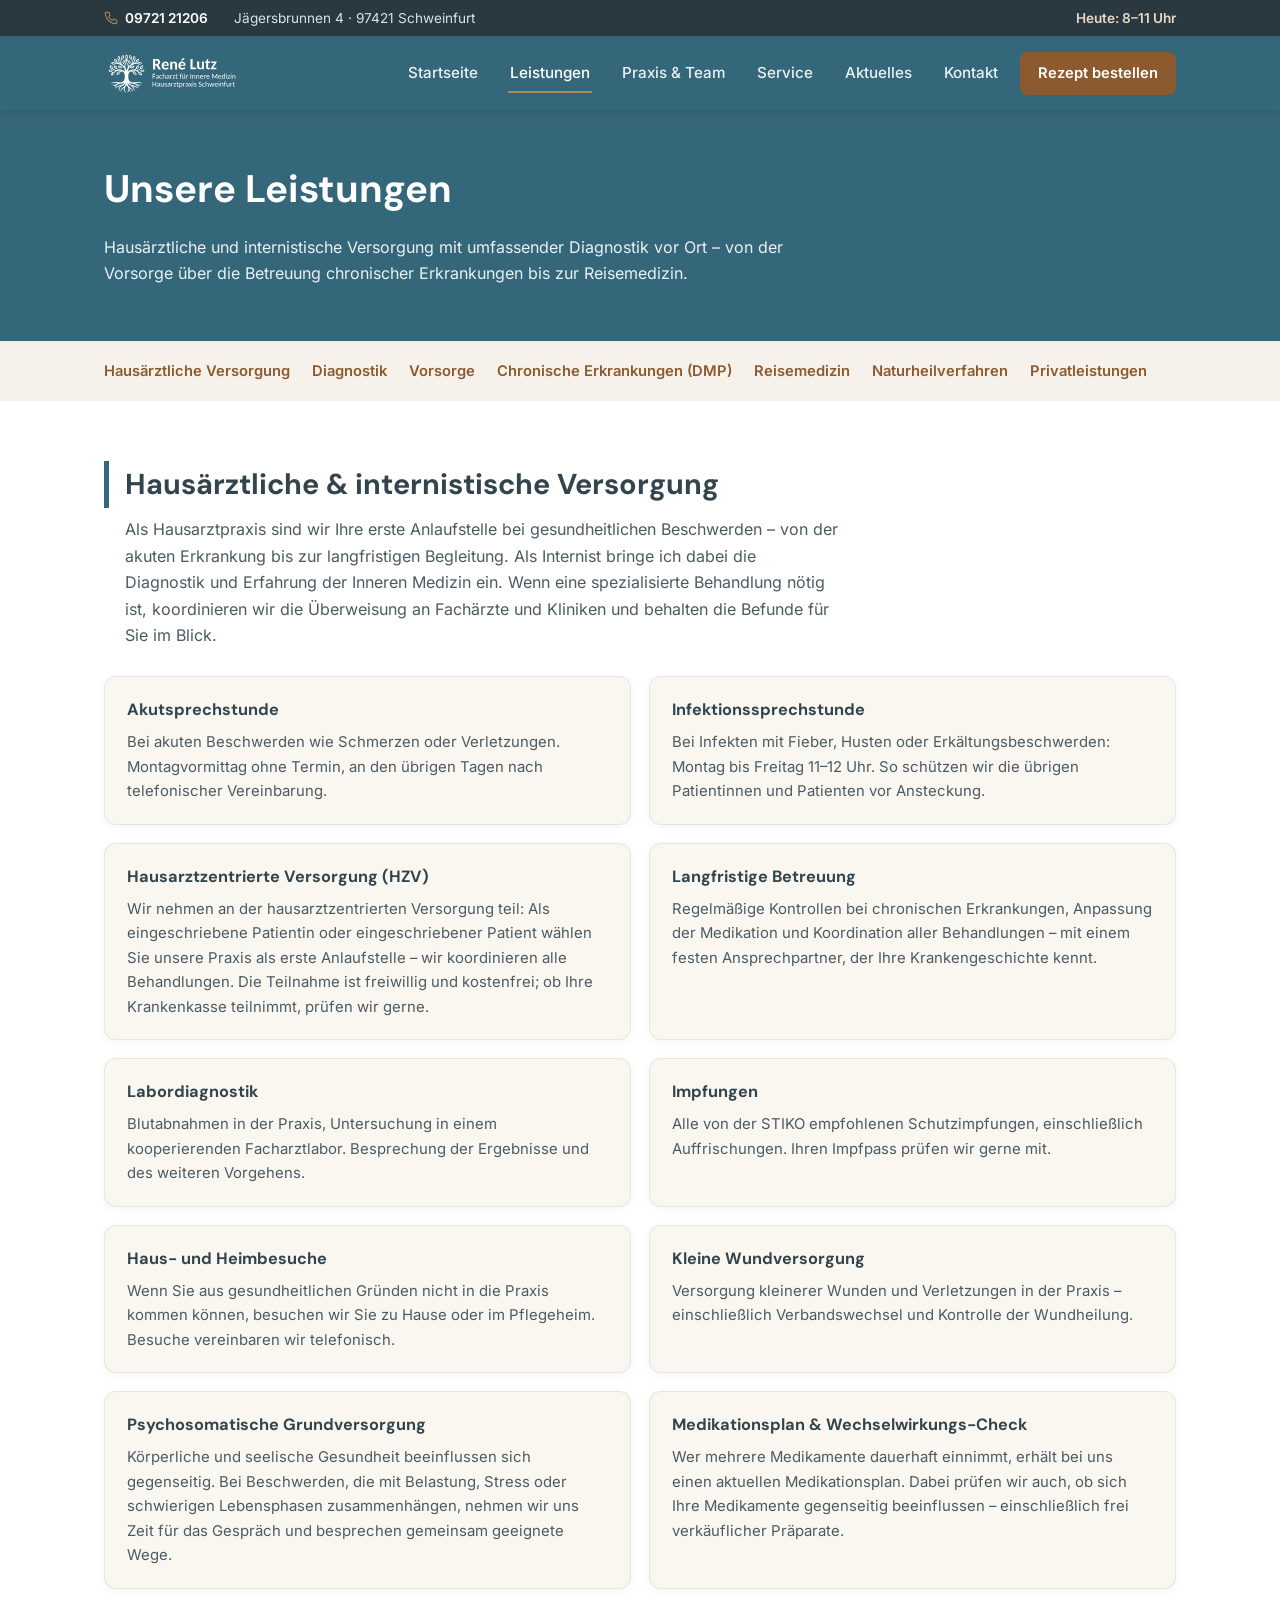
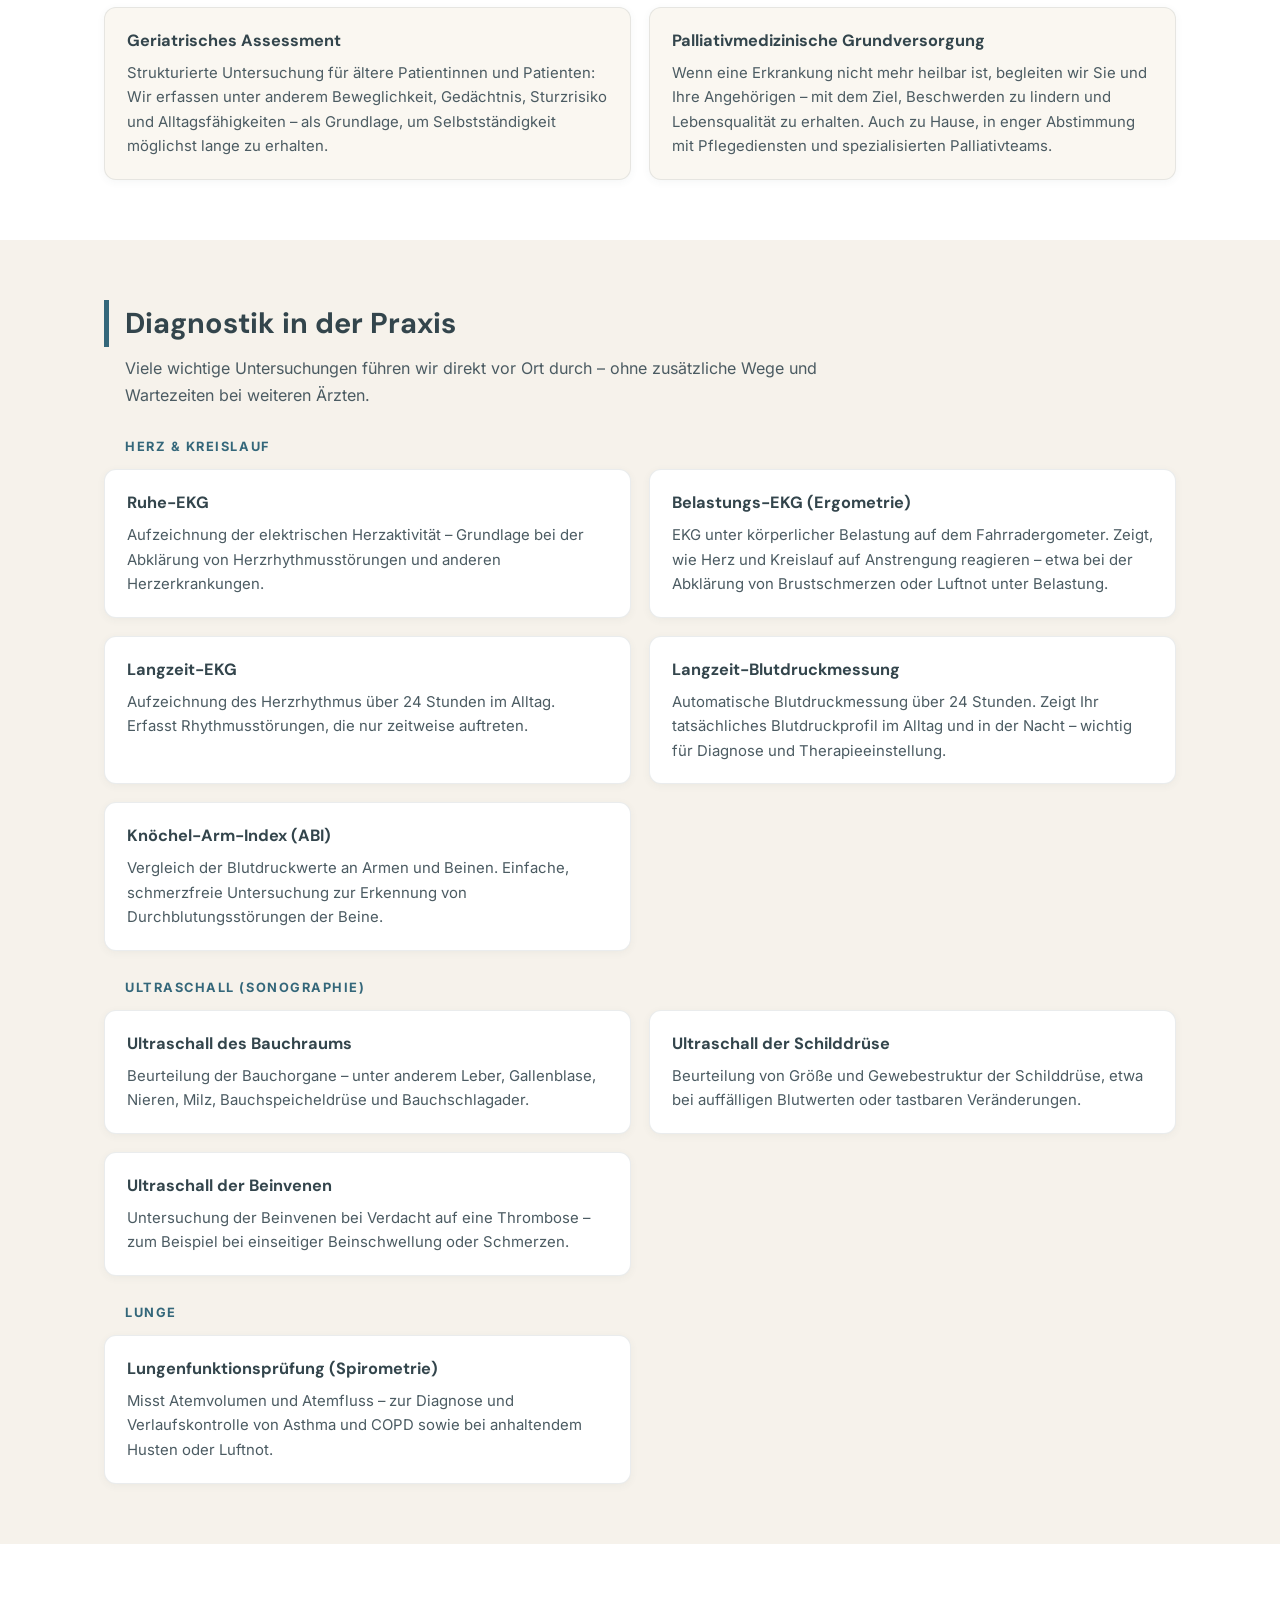
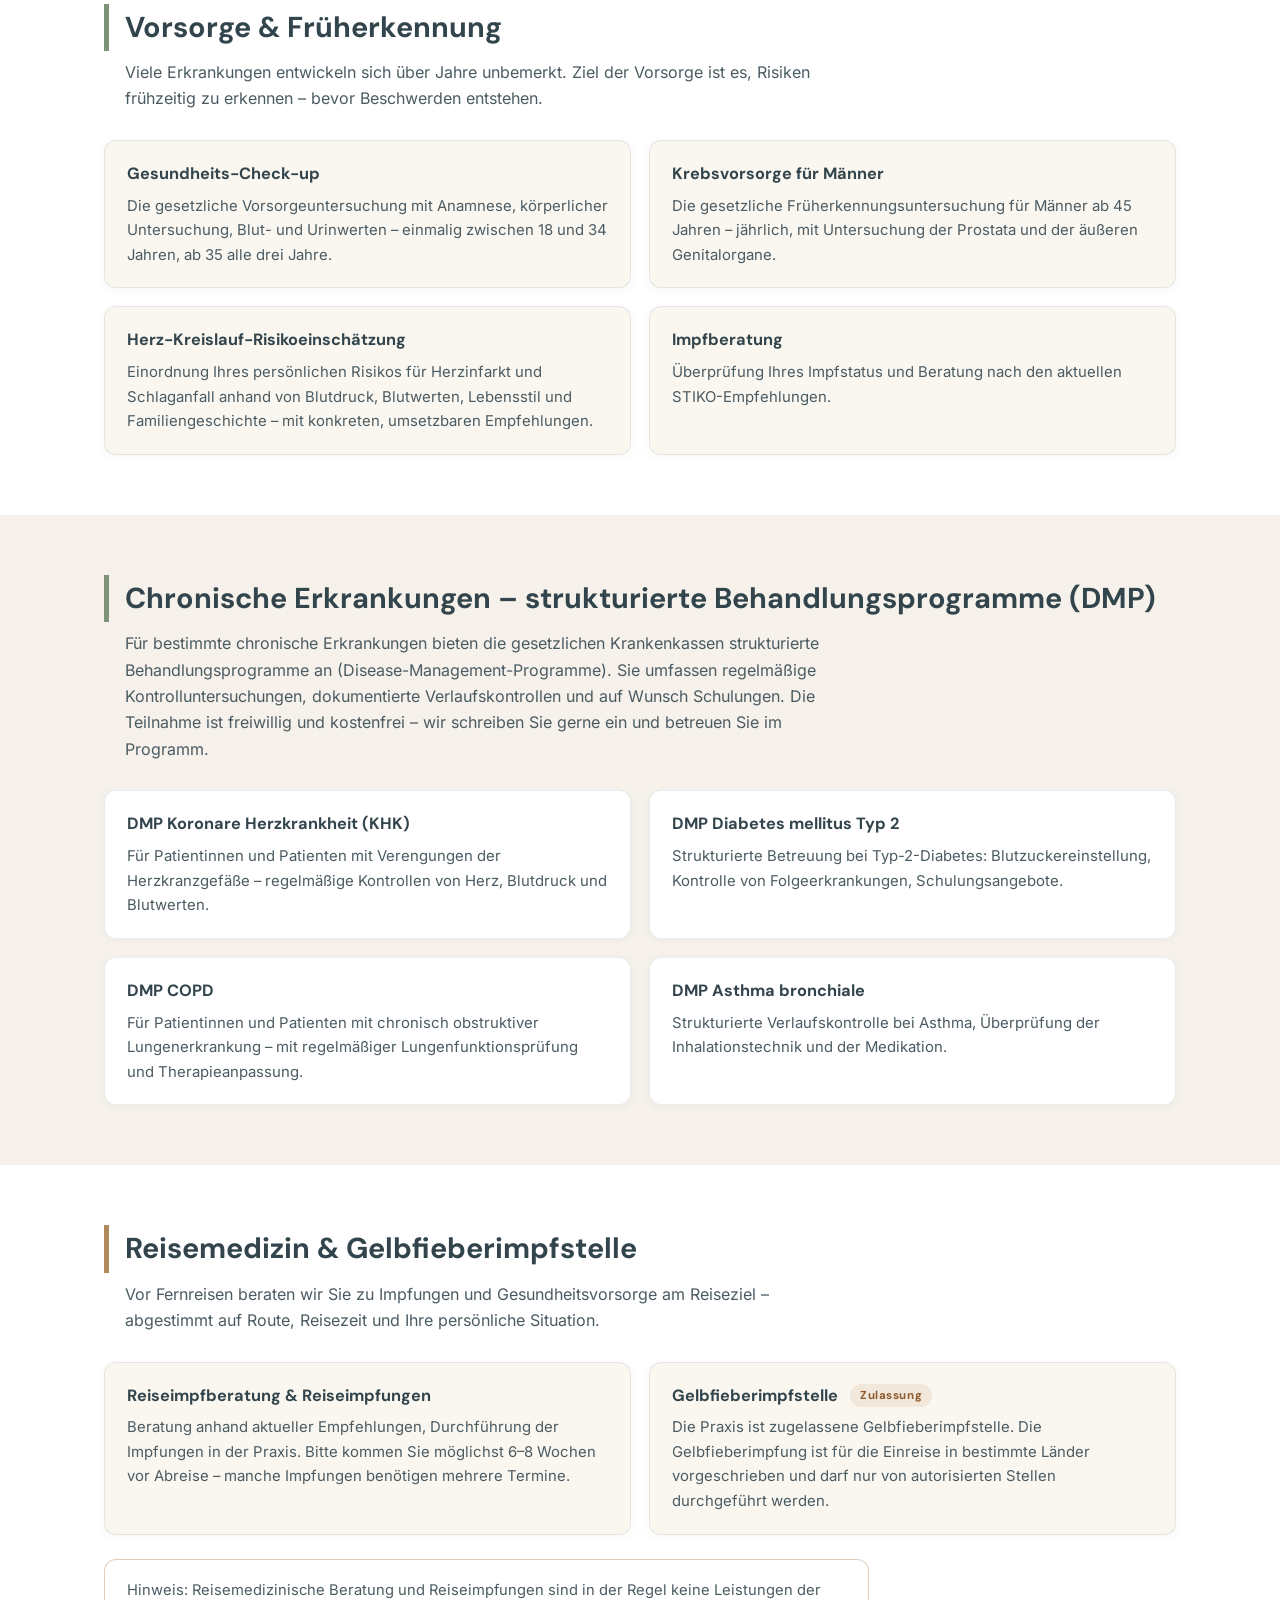
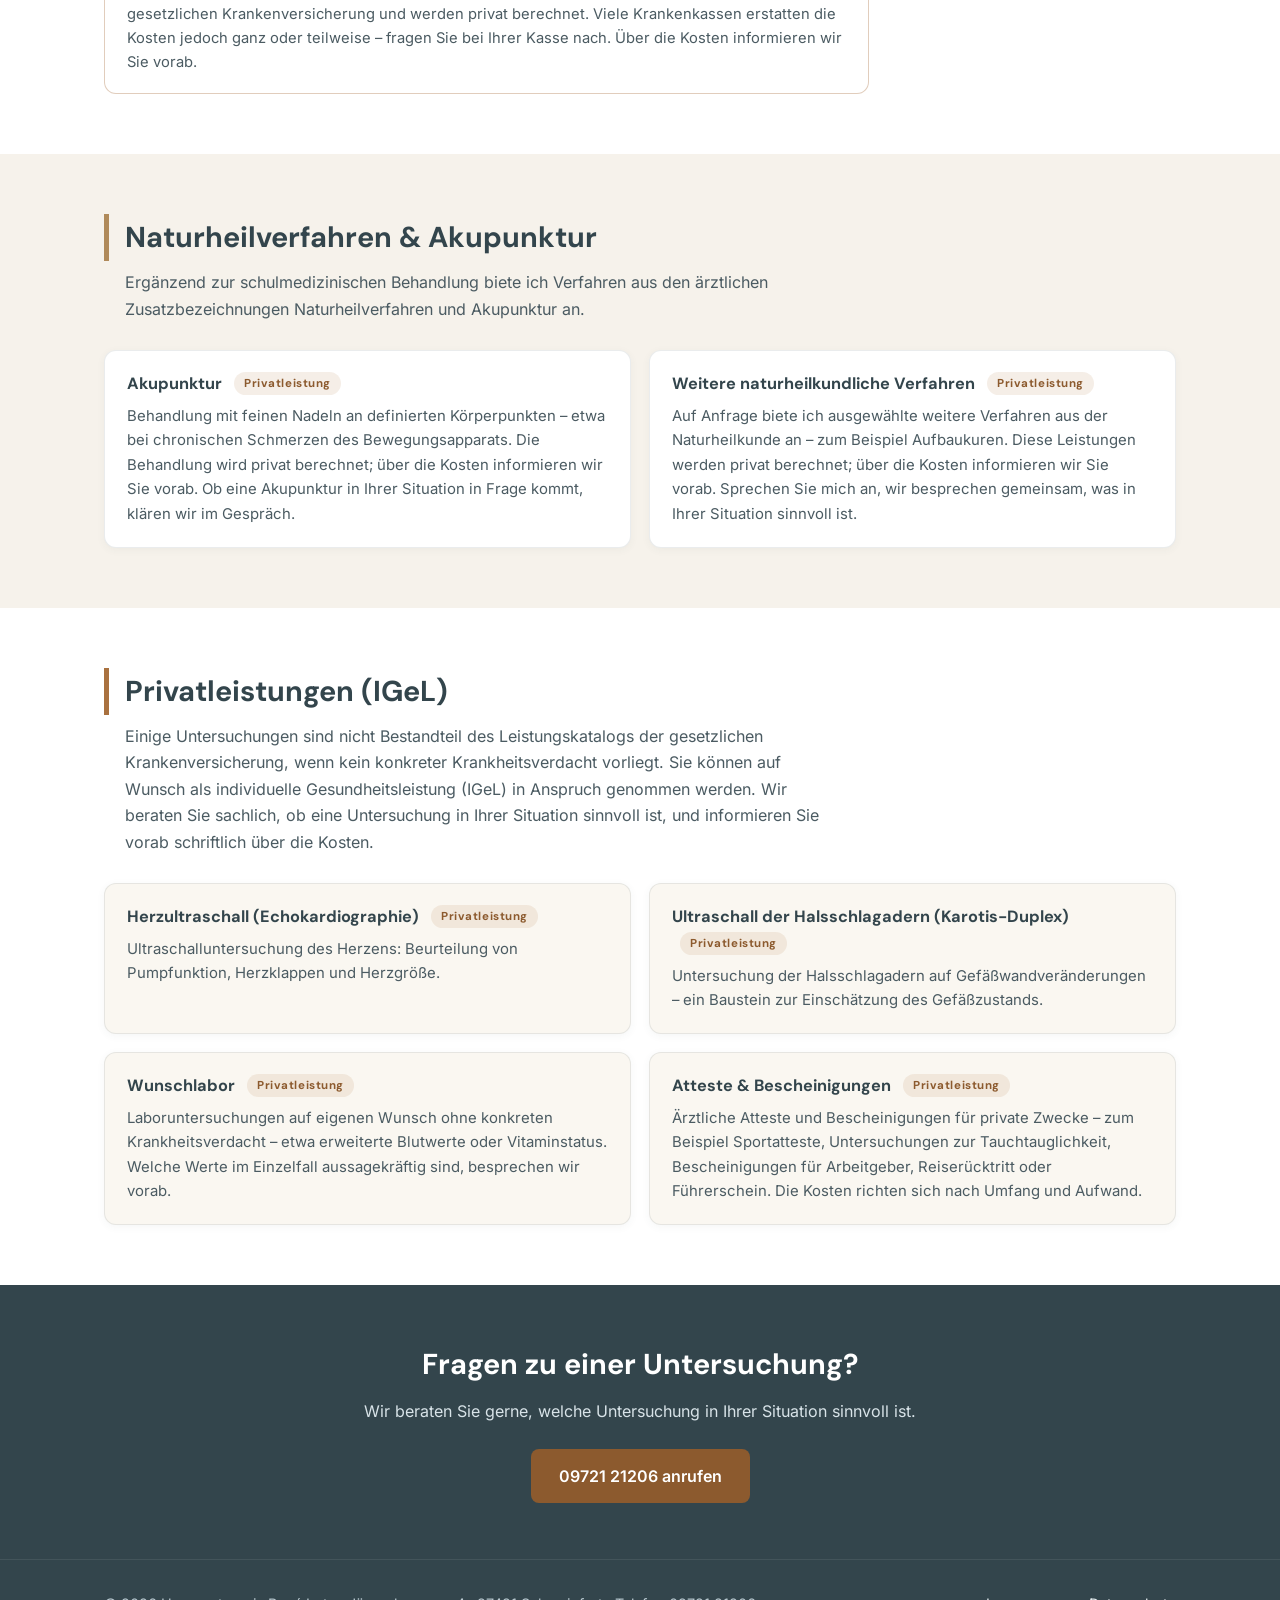
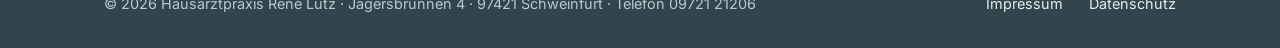
<file: leistungen.html>
<!DOCTYPE html>
<html lang="de">
<head>
<meta charset="UTF-8">
<meta name="viewport" content="width=device-width, initial-scale=1">
<title>Leistungen – Hausarztpraxis René Lutz, Schweinfurt</title>
<meta name="description" content="Leistungen der Hausarztpraxis René Lutz in Schweinfurt: EKG, Belastungs-EKG, Langzeit-EKG, Ultraschall (Abdomen, Schilddrüse, Beinvenen), Lungenfunktion, DMP-Programme, Reisemedizin und Gelbfieberimpfstelle.">
<!-- Canonical & Social -->
<link rel="canonical" href="https://hausarzt-lutz.de/leistungen.html">
<meta property="og:type" content="website">
<meta property="og:site_name" content="Hausarztpraxis René Lutz">
<meta property="og:locale" content="de_DE">
<meta property="og:title" content="Leistungen – Hausarztpraxis René Lutz, Schweinfurt">
<meta property="og:description" content="Leistungen der Hausarztpraxis René Lutz in Schweinfurt: EKG, Belastungs-EKG, Langzeit-EKG, Ultraschall (Abdomen, Schilddrüse, Beinvenen), Lungenfunktion, DMP-Programme, Reisemedizin und Gelbfieberimpfstelle.">
<meta property="og:url" content="https://hausarzt-lutz.de/leistungen.html">
<meta property="og:image" content="https://hausarzt-lutz.de/og-image.png">
<meta property="og:image:width" content="1200">
<meta property="og:image:height" content="630">
<meta property="og:image:alt" content="Hausarztpraxis René Lutz, Schweinfurt">
<meta name="twitter:card" content="summary_large_image">
<!-- Favicons -->
<link rel="icon" href="favicon.svg" type="image/svg+xml">
<link rel="icon" href="favicon-32.png" sizes="32x32" type="image/png">
<link rel="icon" href="favicon-16.png" sizes="16x16" type="image/png">
<link rel="apple-touch-icon" href="apple-touch-icon.png">
<meta name="theme-color" content="#34677A">
<link rel="stylesheet" href="style.css">
<style>
@media (prefers-reduced-motion:reduce){html{scroll-behavior:auto;}.l-item,.l-item:hover{transition:none;transform:none;}}
.header-inner{display:flex;align-items:center;justify-content:space-between;padding:14px 24px;max-width:1120px;margin:0 auto;}
.header-inner{justify-content:flex-start;gap:20px;}
.seitenkopf{background:var(--petrol);color:#fff;padding:48px 0 54px;}
.seitenkopf h1{font-size:clamp(1.8rem,3.5vw,2.4rem);}
.seitenkopf p{margin-top:12px;color:#EAF1F4;max-width:44em;}
.springen{background:var(--eiche);padding:18px 0;}
.springen .wrap{display:flex;flex-wrap:wrap;gap:10px 22px;font-size:.92rem;}
.springen a{text-decoration:none;font-weight:600;}
.springen a:hover{text-decoration:underline;}
section.block{padding:60px 0;}
section.block:nth-of-type(even){background:var(--eiche);}
.block h2{
  font-size:clamp(1.4rem,2.6vw,1.8rem);color:var(--petrol-dunkel);margin-bottom:8px;
  padding-left:16px;border-left:5px solid var(--akzent,var(--petrol));
}
.block .einleitung{color:var(--text-soft);max-width:46em;margin-bottom:28px;padding-left:21px;}
.block--versorgung{--akzent:var(--petrol);}
.block--diagnostik{--akzent:var(--petrol);}
.block--vorsorge{--akzent:var(--salbei);}
.block--dmp{--akzent:var(--salbei);}
.block--reise{--akzent:var(--camel);}
.block--natur{--akzent:var(--camel);}
.block--privat{--akzent:var(--cognac);}
.l-grid{display:grid;grid-template-columns:repeat(2,1fr);gap:18px;}
.l-item{
  background:#fff;border:1px solid rgba(51,69,76,.10);border-radius:12px;
  padding:20px 22px;box-shadow:0 2px 8px rgba(51,69,76,.05);  transition:box-shadow .2s ease,transform .2s ease;
}
.l-item:hover{box-shadow:0 6px 24px rgba(52,103,122,.18);transform:translateY(-2px);}
section.block:nth-of-type(odd) .l-item{background:var(--eiche);}
section.block:nth-of-type(odd) .l-item{background:#FAF7F1;}
.l-item h3{font-size:1.02rem;color:var(--petrol-dunkel);margin-bottom:6px;}
.l-item p{font-size:.93rem;color:var(--text-soft);}
.gruppe{font-size:.8rem;letter-spacing:.12em;text-transform:uppercase;color:var(--akzent,var(--petrol));font-weight:700;margin:26px 0 12px;padding-left:21px;}
.gruppe:first-of-type{margin-top:0;}
.badge{
  display:inline-block;font-size:.72rem;font-weight:700;letter-spacing:.05em;
  color:var(--cognac-dunkel);background:rgba(169,113,63,.12);
  border-radius:99px;padding:2px 10px;margin-left:8px;vertical-align:2px;
}
.hinweisbox{
  margin-top:24px;background:#fff;border:1px solid rgba(169,113,63,.35);
  border-radius:12px;padding:18px 22px;font-size:.92rem;color:var(--text-soft);max-width:52em;
}
@media (max-width:900px){
  .l-grid{grid-template-columns:1fr;}
  nav{display:none;}
  .nav-toggle{display:block;background:none;border:1px solid rgba(255,255,255,.4);border-radius:8px;color:#fff;padding:8px 12px;font-size:.9rem;cursor:pointer;}
  nav.offen{display:flex;position:absolute;top:100%;left:0;right:0;flex-direction:column;gap:0;background:var(--petrol-dunkel);padding:8px 0;}
  nav.offen a{padding:13px 24px;border-bottom:none;}
}
</style>
</head>
<body>
<a class="skip-link" href="#inhalt">Zum Inhalt springen</a>

<!-- ============ Info-Leiste ============ -->
<div class="infobar">
  <div class="infobar-inner">
    <a href="tel:0972121206" class="infobar-tel">
      <svg viewBox="0 0 24 24" fill="none" stroke="currentColor" stroke-width="1.8" stroke-linecap="round" stroke-linejoin="round" aria-hidden="true"><path d="M22 16.9v3a2 2 0 0 1-2.2 2 19.8 19.8 0 0 1-8.6-3.1 19.5 19.5 0 0 1-6-6A19.8 19.8 0 0 1 2.1 4.2 2 2 0 0 1 4.1 2h3a2 2 0 0 1 2 1.7c.1 1 .4 2 .7 2.9a2 2 0 0 1-.5 2.1L8 10a16 16 0 0 0 6 6l1.3-1.3a2 2 0 0 1 2.1-.5c.9.3 1.9.6 2.9.7a2 2 0 0 1 1.7 2z"/></svg>
      09721&nbsp;21206
    </a>
    <span class="infobar-adresse">Jägersbrunnen 4 · 97421 Schweinfurt</span>
    <span class="infobar-heute" id="infobar-heute">Termine nach Vereinbarung</span>
  </div>
</div>
<script src="urlaub.js"></script>
<script>
(function(){
  var el = document.getElementById('infobar-heute');
  if(!el) return;

  var plan = {
    1:[[8,11],[15,17]], 2:[[8,11],[15,17]], 3:[[7,11]], 4:[[8,11],[15,17]], 5:[[8,11]]
  };

  function ostern(j){
    var a=j%19,b=Math.floor(j/100),c=j%100,d=Math.floor(b/4),e=b%4,
        f=Math.floor((b+8)/25),g=Math.floor((b-f+1)/3),
        h=(19*a+b-d-g+15)%30,i=Math.floor(c/4),k=c%4,
        l=(32+2*e+2*i-h-k)%7,m=Math.floor((a+11*h+22*l)/451),
        mo=Math.floor((h+l-7*m+114)/31),ta=((h+l-7*m+114)%31)+1;
    return new Date(j,mo-1,ta);
  }
  function plusTage(dat,n){var d=new Date(dat);d.setDate(d.getDate()+n);return d;}
  function gleicherTag(a,b){return a.getFullYear()===b.getFullYear()&&a.getMonth()===b.getMonth()&&a.getDate()===b.getDate();}

  // Gesetzliche Feiertage in Bayern.
  // MARIAE_HIMMELFAHRT gilt nur in Gemeinden mit katholischer Mehrheit - fuer Schweinfurt pruefen!
  var MARIAE_HIMMELFAHRT = true;
  function istFeiertag(d){
    var j=d.getFullYear(), o=ostern(j);
    var fix=[[1,1],[1,6],[5,1],[10,3],[11,1],[12,25],[12,26]];
    if(MARIAE_HIMMELFAHRT) fix.push([8,15]);
    for(var i=0;i<fix.length;i++){
      if(d.getMonth()===fix[i][0]-1 && d.getDate()===fix[i][1]) return true;
    }
    var bew=[-2,1,39,50,60];
    for(var i=0;i<bew.length;i++){
      if(gleicherTag(d,plusTage(o,bew[i]))) return true;
    }
    return false;
  }

  var heute = new Date(); heute.setHours(0,0,0,0);
  var u = window.HLZ_URLAUB || null;
  function parse(s){var d=new Date(s);d.setHours(0,0,0,0);return d;}
  function dm(d){return ('0'+d.getDate()).slice(-2)+'.'+('0'+(d.getMonth()+1)).slice(-2)+'.';}

  function banner(text, dringend){
    var b=document.createElement('div');
    b.setAttribute('role','status');
    b.style.cssText='background:'+(dringend?'#A9713F':'#E9D9C4')+';color:'+(dringend?'#fff':'#5C3A21')+
      ';text-align:center;padding:12px 20px;font-size:.95rem;font-weight:600;line-height:1.5;';
    b.textContent=text;
    var anchor = el.closest ? el.closest('.infobar') : null;
    if(!anchor){ var p=el; while(p && p.className!=='infobar'){ p=p.parentElement; } anchor=p; }
    if(!anchor) anchor = el.parentElement;
    if(anchor && anchor.parentNode) anchor.parentNode.insertBefore(b, anchor.nextSibling);
  }

  // Zeitraeume auswerten: laufender Urlaub oder naechster innerhalb des Vorlaufs
  var aktiv=null, kommend=null;
  if(u && u.zeitraeume){
    for(var i=0;i<u.zeitraeume.length;i++){
      var z=u.zeitraeume[i];
      if(!z.von||!z.bis) continue;
      var v=parse(z.von), b2=parse(z.bis);
      if(heute>=v && heute<=b2){ aktiv={von:v,bis:b2,vertretung:z.vertretung}; break; }
      if(heute<v){
        var diff=(v-heute)/(1000*60*60*24);
        if(u.vorlauf_tage && diff<=u.vorlauf_tage && (!kommend || v<kommend.von)){
          kommend={von:v,bis:b2,vertretung:z.vertretung};
        }
      }
    }
  }

  if(aktiv){
    el.textContent='Praxis geschlossen bis '+dm(aktiv.bis)+' \u00b7 116 117';
    var btxt='Die Praxis ist vom '+dm(aktiv.von)+' bis '+dm(aktiv.bis)+' geschlossen.';
    if(aktiv.vertretung) btxt+=' Vertretung: '+aktiv.vertretung+'.';
    btxt+=' In dringenden F\u00e4llen: \u00c4rztlicher Bereitschaftsdienst 116 117.';
    banner(btxt, true);
  } else {
    if(kommend){
      var btxt='Hinweis: Die Praxis bleibt vom '+dm(kommend.von)+' bis '+dm(kommend.bis)+' geschlossen.';
      if(kommend.vertretung) btxt+=' Vertretung: '+kommend.vertretung+'.';
      banner(btxt, false);
    }
    if(istFeiertag(heute)){
      el.textContent='Heute geschlossen (Feiertag) \u00b7 Bereitschaftsdienst 116 117';
    } else if(plan[heute.getDay()]){
      el.textContent='Heute: '+plan[heute.getDay()].map(function(s){return s[0]+'\u2013'+s[1]+' Uhr';}).join(' und ');
    } else {
      el.textContent='Heute geschlossen \u00b7 Bereitschaftsdienst 116 117';
    }
  }
})();
</script>


<header>
  <div class="header-inner">
    <a class="logo-link" href="index.html" aria-label="Hausarztpraxis René Lutz – Startseite">
      <img src="logo-weiss.svg" alt="Hausarztpraxis René Lutz">
    </a>
    <button class="nav-toggle" aria-expanded="false" aria-controls="hauptnav" onclick="var n=document.getElementById('hauptnav');n.classList.toggle('offen');this.setAttribute('aria-expanded',n.classList.contains('offen'));">Menü</button>
    <nav id="hauptnav" aria-label="Hauptnavigation">
      <a href="index.html">Startseite</a>
      <a href="leistungen.html" aria-current="page">Leistungen</a>
      <a href="praxis-team.html">Praxis &amp; Team</a>
      <a href="service.html">Service</a>
      <a href="news.html">Aktuelles</a>
      <a href="index.html#kontakt">Kontakt</a>
    </nav>
    <a class="btn-rezept" href="https://praxishelfer.doc-online.de/ph/praxishelfer.php?ph=rz&amp;id=hausarztpraxis-lutz" rel="noopener" target="_blank">Rezept bestellen</a>
  </div>
</header>
<main id="inhalt" tabindex="-1">

<div class="seitenkopf">
  <div class="wrap">
    <h1>Unsere Leistungen</h1>
    <p>Hausärztliche und internistische Versorgung mit umfassender Diagnostik vor Ort – von der Vorsorge über die Betreuung chronischer Erkrankungen bis zur Reisemedizin.</p>
  </div>
</div>

<div class="springen" aria-label="Zu den Abschnitten springen">
  <div class="wrap">
    <a href="#versorgung">Hausärztliche Versorgung</a>
    <a href="#diagnostik">Diagnostik</a>
    <a href="#vorsorge">Vorsorge</a>
    <a href="#dmp">Chronische Erkrankungen (DMP)</a>
    <a href="#reisemedizin">Reisemedizin</a>
    <a href="#naturheilverfahren">Naturheilverfahren</a>
    <a href="#privatleistungen">Privatleistungen</a>
  </div>
</div>

<!-- ============ Hausärztliche Versorgung ============ -->
<section class="block block--versorgung" id="versorgung">
  <div class="wrap">
    <h2>Hausärztliche &amp; internistische Versorgung</h2>
    <p class="einleitung">Als Hausarztpraxis sind wir Ihre erste Anlaufstelle bei gesundheitlichen Beschwerden – von der akuten Erkrankung bis zur langfristigen Begleitung. Als Internist bringe ich dabei die Diagnostik und Erfahrung der Inneren Medizin ein. Wenn eine spezialisierte Behandlung nötig ist, koordinieren wir die Überweisung an Fachärzte und Kliniken und behalten die Befunde für Sie im Blick.</p>
    <div class="l-grid">
      <div class="l-item">
        <h3>Akutsprechstunde</h3>
        <p>Bei akuten Beschwerden wie Schmerzen oder Verletzungen. Montagvormittag ohne Termin, an den übrigen Tagen nach telefonischer Vereinbarung.</p>
      </div>
      <div class="l-item">
        <h3>Infektionssprechstunde</h3>
        <p>Bei Infekten mit Fieber, Husten oder Erkältungsbeschwerden: Montag bis Freitag 11–12 Uhr. So schützen wir die übrigen Patientinnen und Patienten vor Ansteckung.</p>
      </div>
      <div class="l-item">
        <h3>Hausarztzentrierte Versorgung (HZV)</h3>
        <p>Wir nehmen an der hausarztzentrierten Versorgung teil: Als eingeschriebene Patientin oder eingeschriebener Patient wählen Sie unsere Praxis als erste Anlaufstelle – wir koordinieren alle Behandlungen. Die Teilnahme ist freiwillig und kostenfrei; ob Ihre Krankenkasse teilnimmt, prüfen wir gerne.</p>
      </div>
      <div class="l-item">
        <h3>Langfristige Betreuung</h3>
        <p>Regelmäßige Kontrollen bei chronischen Erkrankungen, Anpassung der Medikation und Koordination aller Behandlungen – mit einem festen Ansprechpartner, der Ihre Krankengeschichte kennt.</p>
      </div>
      <div class="l-item">
        <h3>Labordiagnostik</h3>
        <p>Blutabnahmen in der Praxis, Untersuchung in einem kooperierenden Facharztlabor. Besprechung der Ergebnisse und des weiteren Vorgehens.</p>
      </div>
      <div class="l-item">
        <h3>Impfungen</h3>
        <p>Alle von der STIKO empfohlenen Schutzimpfungen, einschließlich Auffrischungen. Ihren Impfpass prüfen wir gerne mit.</p>
      </div>
      <div class="l-item">
        <h3>Haus- und Heimbesuche</h3>
        <p>Wenn Sie aus gesundheitlichen Gründen nicht in die Praxis kommen können, besuchen wir Sie zu Hause oder im Pflegeheim. Besuche vereinbaren wir telefonisch.</p>
      </div>
      <div class="l-item">
        <h3>Kleine Wundversorgung</h3>
        <p>Versorgung kleinerer Wunden und Verletzungen in der Praxis – einschließlich Verbandswechsel und Kontrolle der Wundheilung.</p>
      </div>
      <div class="l-item">
        <h3>Psychosomatische Grundversorgung</h3>
        <p>Körperliche und seelische Gesundheit beeinflussen sich gegenseitig. Bei Beschwerden, die mit Belastung, Stress oder schwierigen Lebensphasen zusammenhängen, nehmen wir uns Zeit für das Gespräch und besprechen gemeinsam geeignete Wege.</p>
      </div>
      <div class="l-item">
        <h3>Medikationsplan &amp; Wechselwirkungs-Check</h3>
        <p>Wer mehrere Medikamente dauerhaft einnimmt, erhält bei uns einen aktuellen Medikationsplan. Dabei prüfen wir auch, ob sich Ihre Medikamente gegenseitig beeinflussen – einschließlich frei verkäuflicher Präparate.</p>
      </div>
      <div class="l-item">
        <h3>Geriatrisches Assessment</h3>
        <p>Strukturierte Untersuchung für ältere Patientinnen und Patienten: Wir erfassen unter anderem Beweglichkeit, Gedächtnis, Sturzrisiko und Alltagsfähigkeiten – als Grundlage, um Selbstständigkeit möglichst lange zu erhalten.</p>
      </div>
      <div class="l-item">
        <h3>Palliativmedizinische Grundversorgung</h3>
        <p>Wenn eine Erkrankung nicht mehr heilbar ist, begleiten wir Sie und Ihre Angehörigen – mit dem Ziel, Beschwerden zu lindern und Lebensqualität zu erhalten. Auch zu Hause, in enger Abstimmung mit Pflegediensten und spezialisierten Palliativteams.</p>
      </div>
    </div>
  </div>
</section>

<!-- ============ Diagnostik ============ -->
<section class="block block--diagnostik" id="diagnostik">
  <div class="wrap">
    <h2>Diagnostik in der Praxis</h2>
    <p class="einleitung">Viele wichtige Untersuchungen führen wir direkt vor Ort durch – ohne zusätzliche Wege und Wartezeiten bei weiteren Ärzten.</p>

    <p class="gruppe">Herz &amp; Kreislauf</p>
    <div class="l-grid">
      <div class="l-item">
        <h3>Ruhe-EKG</h3>
        <p>Aufzeichnung der elektrischen Herzaktivität – Grundlage bei der Abklärung von Herzrhythmusstörungen und anderen Herzerkrankungen.</p>
      </div>
      <div class="l-item">
        <h3>Belastungs-EKG (Ergometrie)</h3>
        <p>EKG unter körperlicher Belastung auf dem Fahrradergometer. Zeigt, wie Herz und Kreislauf auf Anstrengung reagieren – etwa bei der Abklärung von Brustschmerzen oder Luftnot unter Belastung.</p>
      </div>
      <div class="l-item">
        <h3>Langzeit-EKG</h3>
        <p>Aufzeichnung des Herzrhythmus über 24 Stunden im Alltag. Erfasst Rhythmusstörungen, die nur zeitweise auftreten.</p>
      </div>
      <div class="l-item">
        <h3>Langzeit-Blutdruckmessung</h3>
        <p>Automatische Blutdruckmessung über 24 Stunden. Zeigt Ihr tatsächliches Blutdruckprofil im Alltag und in der Nacht – wichtig für Diagnose und Therapieeinstellung.</p>
      </div>
      <div class="l-item">
        <h3>Knöchel-Arm-Index (ABI)</h3>
        <p>Vergleich der Blutdruckwerte an Armen und Beinen. Einfache, schmerzfreie Untersuchung zur Erkennung von Durchblutungsstörungen der Beine.</p>
      </div>
    </div>

    <p class="gruppe">Ultraschall (Sonographie)</p>
    <div class="l-grid">
      <div class="l-item">
        <h3>Ultraschall des Bauchraums</h3>
        <p>Beurteilung der Bauchorgane – unter anderem Leber, Gallenblase, Nieren, Milz, Bauchspeicheldrüse und Bauchschlagader.</p>
      </div>
      <div class="l-item">
        <h3>Ultraschall der Schilddrüse</h3>
        <p>Beurteilung von Größe und Gewebestruktur der Schilddrüse, etwa bei auffälligen Blutwerten oder tastbaren Veränderungen.</p>
      </div>
      <div class="l-item">
        <h3>Ultraschall der Beinvenen</h3>
        <p>Untersuchung der Beinvenen bei Verdacht auf eine Thrombose – zum Beispiel bei einseitiger Beinschwellung oder Schmerzen.</p>
      </div>
    </div>

    <p class="gruppe">Lunge</p>
    <div class="l-grid">
      <div class="l-item">
        <h3>Lungenfunktionsprüfung (Spirometrie)</h3>
        <p>Misst Atemvolumen und Atemfluss – zur Diagnose und Verlaufskontrolle von Asthma und COPD sowie bei anhaltendem Husten oder Luftnot.</p>
      </div>
    </div>
  </div>
</section>

<!-- ============ Vorsorge ============ -->
<section class="block block--vorsorge" id="vorsorge">
  <div class="wrap">
    <h2>Vorsorge &amp; Früherkennung</h2>
    <p class="einleitung">Viele Erkrankungen entwickeln sich über Jahre unbemerkt. Ziel der Vorsorge ist es, Risiken frühzeitig zu erkennen – bevor Beschwerden entstehen.</p>
    <div class="l-grid">
      <div class="l-item">
        <h3>Gesundheits-Check-up</h3>
        <p>Die gesetzliche Vorsorgeuntersuchung mit Anamnese, körperlicher Untersuchung, Blut- und Urinwerten – einmalig zwischen 18 und 34 Jahren, ab 35 alle drei Jahre.</p>
      </div>
      <div class="l-item">
        <h3>Krebsvorsorge für Männer</h3>
        <p>Die gesetzliche Früherkennungsuntersuchung für Männer ab 45 Jahren – jährlich, mit Untersuchung der Prostata und der äußeren Genitalorgane.</p>
      </div>
      <div class="l-item">
        <h3>Herz-Kreislauf-Risikoeinschätzung</h3>
        <p>Einordnung Ihres persönlichen Risikos für Herzinfarkt und Schlaganfall anhand von Blutdruck, Blutwerten, Lebensstil und Familiengeschichte – mit konkreten, umsetzbaren Empfehlungen.</p>
      </div>
      <div class="l-item">
        <h3>Impfberatung</h3>
        <p>Überprüfung Ihres Impfstatus und Beratung nach den aktuellen STIKO-Empfehlungen.</p>
      </div>
    </div>
  </div>
</section>

<!-- ============ DMP ============ -->
<section class="block block--dmp" id="dmp">
  <div class="wrap">
    <h2>Chronische Erkrankungen – strukturierte Behandlungsprogramme (DMP)</h2>
    <p class="einleitung">Für bestimmte chronische Erkrankungen bieten die gesetzlichen Krankenkassen strukturierte Behandlungsprogramme an (Disease-Management-Programme). Sie umfassen regelmäßige Kontrolluntersuchungen, dokumentierte Verlaufskontrollen und auf Wunsch Schulungen. Die Teilnahme ist freiwillig und kostenfrei – wir schreiben Sie gerne ein und betreuen Sie im Programm.</p>
    <div class="l-grid">
      <div class="l-item">
        <h3>DMP Koronare Herzkrankheit (KHK)</h3>
        <p>Für Patientinnen und Patienten mit Verengungen der Herzkranzgefäße – regelmäßige Kontrollen von Herz, Blutdruck und Blutwerten.</p>
      </div>
      <div class="l-item">
        <h3>DMP Diabetes mellitus Typ 2</h3>
        <p>Strukturierte Betreuung bei Typ-2-Diabetes: Blutzuckereinstellung, Kontrolle von Folgeerkrankungen, Schulungsangebote.</p>
      </div>
      <div class="l-item">
        <h3>DMP COPD</h3>
        <p>Für Patientinnen und Patienten mit chronisch obstruktiver Lungenerkrankung – mit regelmäßiger Lungenfunktionsprüfung und Therapieanpassung.</p>
      </div>
      <div class="l-item">
        <h3>DMP Asthma bronchiale</h3>
        <p>Strukturierte Verlaufskontrolle bei Asthma, Überprüfung der Inhalationstechnik und der Medikation.</p>
      </div>
    </div>
  </div>
</section>

<!-- ============ Reisemedizin ============ -->
<section class="block block--reise" id="reisemedizin">
  <div class="wrap">
    <h2>Reisemedizin &amp; Gelbfieberimpfstelle</h2>
    <p class="einleitung">Vor Fernreisen beraten wir Sie zu Impfungen und Gesundheitsvorsorge am Reiseziel – abgestimmt auf Route, Reisezeit und Ihre persönliche Situation.</p>
    <div class="l-grid">
      <div class="l-item">
        <h3>Reiseimpfberatung &amp; Reiseimpfungen</h3>
        <p>Beratung anhand aktueller Empfehlungen, Durchführung der Impfungen in der Praxis. Bitte kommen Sie möglichst 6–8 Wochen vor Abreise – manche Impfungen benötigen mehrere Termine.</p>
      </div>
      <div class="l-item">
        <h3>Gelbfieberimpfstelle <span class="badge">Zulassung</span></h3>
        <p>Die Praxis ist zugelassene Gelbfieberimpfstelle. Die Gelbfieberimpfung ist für die Einreise in bestimmte Länder vorgeschrieben und darf nur von autorisierten Stellen durchgeführt werden.</p>
      </div>
    </div>
    <div class="hinweisbox">Hinweis: Reisemedizinische Beratung und Reiseimpfungen sind in der Regel keine Leistungen der gesetzlichen Krankenversicherung und werden privat berechnet. Viele Krankenkassen erstatten die Kosten jedoch ganz oder teilweise – fragen Sie bei Ihrer Kasse nach. Über die Kosten informieren wir Sie vorab.</div>
  </div>
</section>

<!-- ============ Naturheilverfahren ============ -->
<section class="block block--natur" id="naturheilverfahren">
  <div class="wrap">
    <h2>Naturheilverfahren &amp; Akupunktur</h2>
    <p class="einleitung">Ergänzend zur schulmedizinischen Behandlung biete ich Verfahren aus den ärztlichen Zusatzbezeichnungen Naturheilverfahren und Akupunktur an.</p>
    <div class="l-grid">
      <div class="l-item">
        <h3>Akupunktur <span class="badge">Privatleistung</span></h3>
        <p>Behandlung mit feinen Nadeln an definierten Körperpunkten – etwa bei chronischen Schmerzen des Bewegungsapparats. Die Behandlung wird privat berechnet; über die Kosten informieren wir Sie vorab. Ob eine Akupunktur in Ihrer Situation in Frage kommt, klären wir im Gespräch.</p>
      </div>
      <div class="l-item">
        <h3>Weitere naturheilkundliche Verfahren <span class="badge">Privatleistung</span></h3>
        <p>Auf Anfrage biete ich ausgewählte weitere Verfahren aus der Naturheilkunde an – zum Beispiel Aufbaukuren. Diese Leistungen werden privat berechnet; über die Kosten informieren wir Sie vorab. Sprechen Sie mich an, wir besprechen gemeinsam, was in Ihrer Situation sinnvoll ist.</p>
      </div>
    </div>
  </div>
</section>

<!-- ============ Privatleistungen ============ -->
<section class="block block--privat" id="privatleistungen">
  <div class="wrap">
    <h2>Privatleistungen (IGeL)</h2>
    <p class="einleitung">Einige Untersuchungen sind nicht Bestandteil des Leistungskatalogs der gesetzlichen Krankenversicherung, wenn kein konkreter Krankheitsverdacht vorliegt. Sie können auf Wunsch als individuelle Gesundheitsleistung (IGeL) in Anspruch genommen werden. Wir beraten Sie sachlich, ob eine Untersuchung in Ihrer Situation sinnvoll ist, und informieren Sie vorab schriftlich über die Kosten.</p>
    <div class="l-grid">
      <div class="l-item">
        <h3>Herzultraschall (Echokardiographie) <span class="badge">Privatleistung</span></h3>
        <p>Ultraschalluntersuchung des Herzens: Beurteilung von Pumpfunktion, Herzklappen und Herzgröße.</p>
      </div>
      <div class="l-item">
        <h3>Ultraschall der Halsschlagadern (Karotis-Duplex) <span class="badge">Privatleistung</span></h3>
        <p>Untersuchung der Halsschlagadern auf Gefäßwandveränderungen – ein Baustein zur Einschätzung des Gefäßzustands.</p>
      </div>
      <div class="l-item">
        <h3>Wunschlabor <span class="badge">Privatleistung</span></h3>
        <p>Laboruntersuchungen auf eigenen Wunsch ohne konkreten Krankheitsverdacht – etwa erweiterte Blutwerte oder Vitaminstatus. Welche Werte im Einzelfall aussagekräftig sind, besprechen wir vorab.</p>
      </div>
      <div class="l-item">
        <h3>Atteste &amp; Bescheinigungen <span class="badge">Privatleistung</span></h3>
        <p>Ärztliche Atteste und Bescheinigungen für private Zwecke – zum Beispiel Sportatteste, Untersuchungen zur Tauchtauglichkeit, Bescheinigungen für Arbeitgeber, Reiserücktritt oder Führerschein. Die Kosten richten sich nach Umfang und Aufwand.</p>
      </div>
    </div>
  </div>
</section>

<!-- ============ CTA ============ -->
<section class="cta">
  <div class="wrap">
    <h2>Fragen zu einer Untersuchung?</h2>
    <p>Wir beraten Sie gerne, welche Untersuchung in Ihrer Situation sinnvoll ist.</p>
    <a class="btn" href="tel:0972121206">09721 21206 anrufen</a>
  </div>
</section>

</main>
<footer>
  <div class="footer-inner">
    <span>© 2026 Hausarztpraxis René Lutz · Jägersbrunnen 4 · 97421 Schweinfurt · Telefon 09721 21206</span>
    <span>
      <a href="impressum.html">Impressum</a>
      <a href="datenschutz.html">Datenschutz</a>
    </span>
  </div>
</footer>

<script>
(function(){
  if(window.matchMedia && window.matchMedia('(prefers-reduced-motion: reduce)').matches) return;
  if(!('IntersectionObserver' in window)) return;
  var secs = document.querySelectorAll('main section');
  var io = new IntersectionObserver(function(entries){
    entries.forEach(function(e){
      if(e.isIntersecting){ e.target.classList.add('fade-sichtbar'); io.unobserve(e.target); }
    });
  },{threshold:0.08});
  secs.forEach(function(s){
    if(s.getBoundingClientRect().top > window.innerHeight){
      s.classList.add('fade-bereit');
      io.observe(s);
    }
  });
})();
</script>
</body>
</html>
</file>
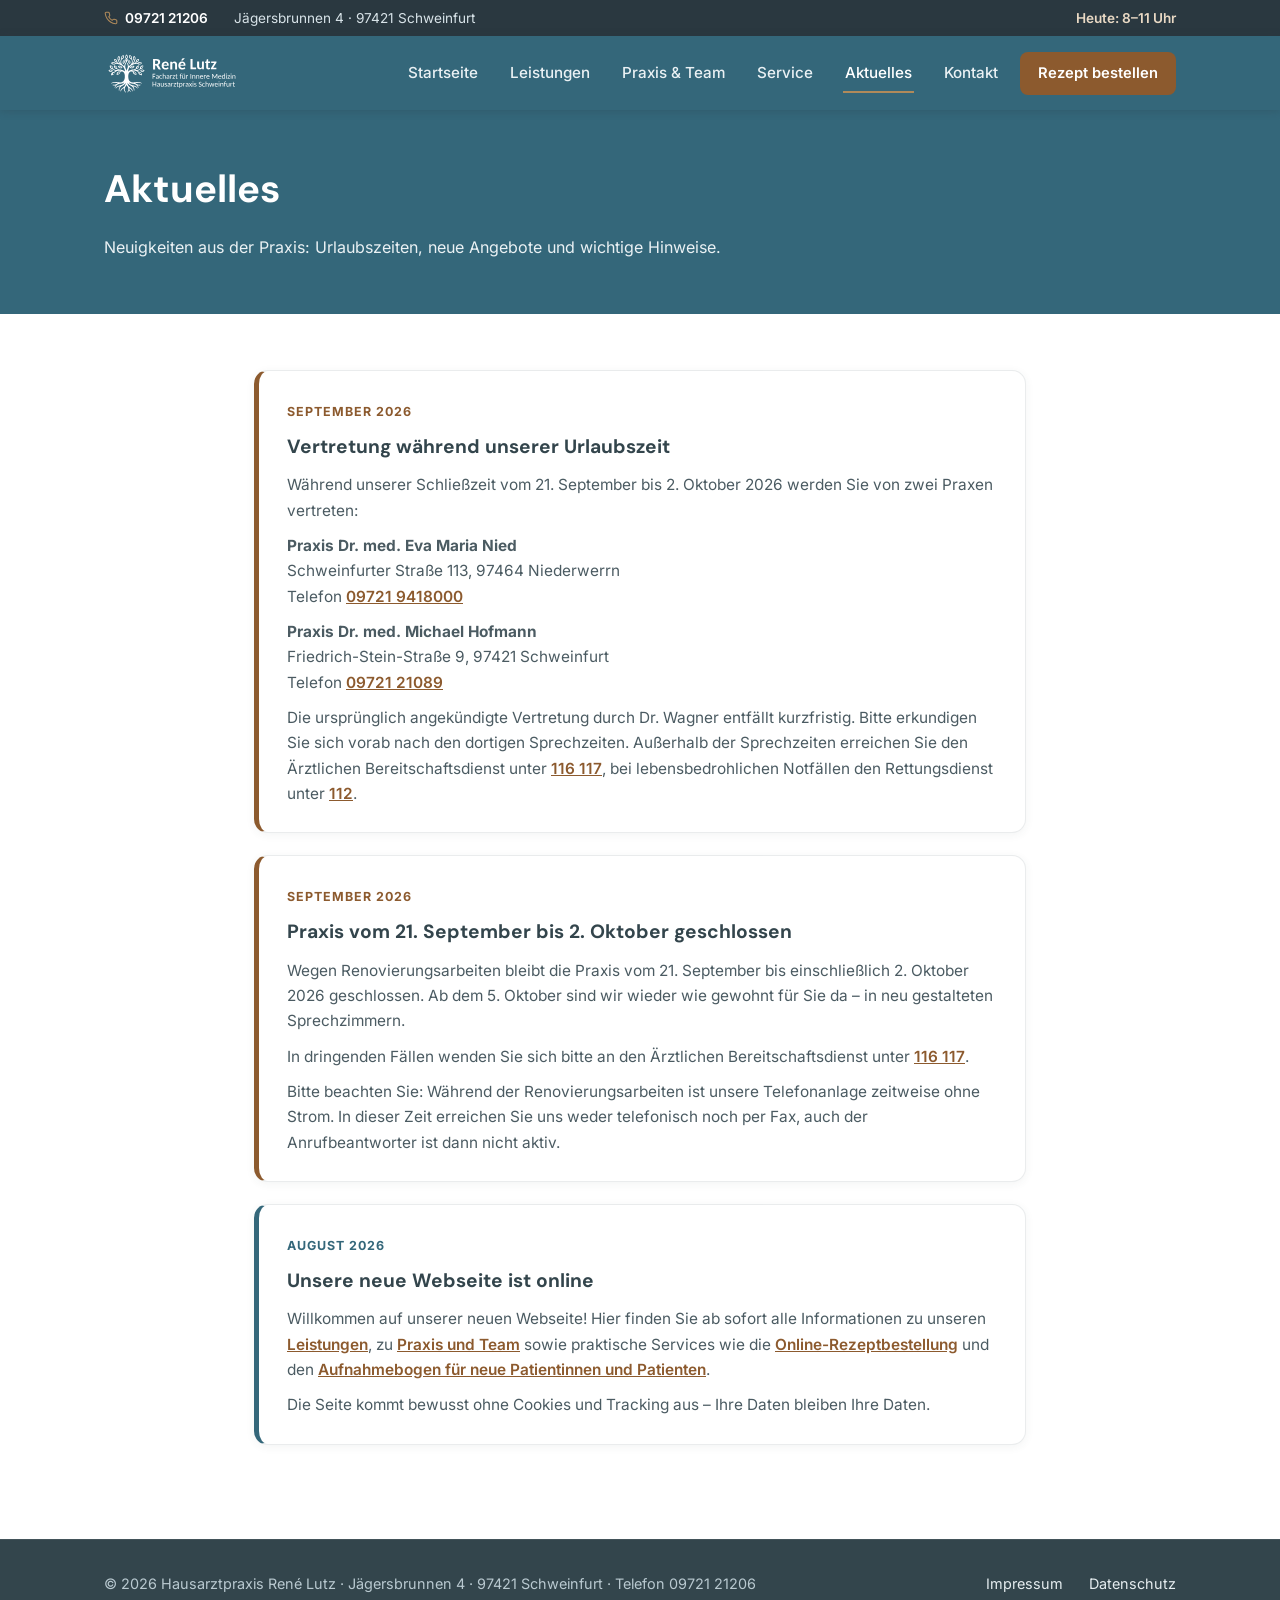
<file: news.html>
<!DOCTYPE html>
<html lang="de">
<head>
<meta charset="UTF-8">
<meta name="viewport" content="width=device-width, initial-scale=1">
<title>Aktuelles – Hausarztpraxis René Lutz, Schweinfurt</title>
<meta name="description" content="Aktuelle Neuigkeiten aus der Hausarztpraxis René Lutz in Schweinfurt: Urlaubszeiten, neue Angebote und wichtige Hinweise.">
<!-- Canonical & Social -->
<link rel="canonical" href="https://hausarzt-lutz.de/news.html">
<meta property="og:type" content="website">
<meta property="og:site_name" content="Hausarztpraxis René Lutz">
<meta property="og:locale" content="de_DE">
<meta property="og:title" content="Aktuelles – Hausarztpraxis René Lutz, Schweinfurt">
<meta property="og:description" content="Aktuelle Neuigkeiten aus der Hausarztpraxis René Lutz in Schweinfurt: Urlaubszeiten, neue Angebote und wichtige Hinweise.">
<meta property="og:url" content="https://hausarzt-lutz.de/news.html">
<meta property="og:image" content="https://hausarzt-lutz.de/og-image.png">
<meta property="og:image:width" content="1200">
<meta property="og:image:height" content="630">
<meta property="og:image:alt" content="Hausarztpraxis René Lutz, Schweinfurt">
<meta name="twitter:card" content="summary_large_image">
<!-- Favicons -->
<link rel="icon" href="favicon.svg" type="image/svg+xml">
<link rel="icon" href="favicon-32.png" sizes="32x32" type="image/png">
<link rel="icon" href="favicon-16.png" sizes="16x16" type="image/png">
<link rel="apple-touch-icon" href="apple-touch-icon.png">
<meta name="theme-color" content="#34677A">
<link rel="stylesheet" href="style.css">
<style>
@media (prefers-reduced-motion:reduce){.s-item,.s-item:hover{transition:none;transform:none;}}

.seitenkopf{background:var(--petrol);color:#fff;padding:48px 0 54px;}
.seitenkopf h1{font-size:clamp(1.8rem,3.5vw,2.4rem);}
.seitenkopf p{margin-top:12px;color:#EAF1F4;max-width:44em;}

.springen{background:var(--eiche);padding:18px 0;}
.springen .wrap{display:flex;flex-wrap:wrap;gap:10px 22px;font-size:.92rem;}
.springen a{text-decoration:none;font-weight:600;}
.springen a:hover{text-decoration:underline;}

section.block{padding:60px 0;}
section.block:nth-of-type(even){background:var(--eiche);}
.block h2{
  font-size:clamp(1.4rem,2.6vw,1.8rem);color:var(--petrol-dunkel);margin-bottom:8px;
  padding-left:16px;border-left:5px solid var(--akzent,var(--petrol));
}
.block .einleitung{color:var(--text-soft);max-width:46em;margin-bottom:26px;padding-left:21px;}
.block--termin{--akzent:var(--petrol);}
.block--rezept{--akzent:var(--salbei);}
.block--neu{--akzent:var(--camel);}
.block--info{--akzent:var(--cognac);}

.s-grid{display:grid;grid-template-columns:repeat(2,1fr);gap:18px;}
.s-item{
  background:#fff;border:1px solid rgba(51,69,76,.10);border-radius:12px;
  padding:22px 24px;box-shadow:0 2px 8px rgba(51,69,76,.05);  transition:box-shadow .2s ease,transform .2s ease;
}
.s-item:hover{box-shadow:0 6px 24px rgba(52,103,122,.18);transform:translateY(-2px);}
section.block:nth-of-type(odd) .s-item{background:#FAF7F1;}
.s-item h3{font-size:1.02rem;color:var(--petrol-dunkel);margin-bottom:8px;}
.s-item p{font-size:.94rem;color:var(--text-soft);margin-bottom:8px;}
.s-item p:last-child{margin-bottom:0;}
.s-item a.aktion{
  display:inline-flex;align-items:center;gap:6px;font-weight:600;font-size:.94rem;text-decoration:none;
}
.s-item a.aktion:hover{text-decoration:underline;}
.s-item ul{margin:6px 0 0 18px;font-size:.94rem;color:var(--text-soft);}
.s-item li{margin-bottom:5px;}
.merkbox{
  margin-top:24px;background:#fff;border:1px solid rgba(52,103,122,.30);
  border-radius:12px;padding:18px 22px;font-size:.92rem;color:var(--text-soft);max-width:52em;
}
.merkbox strong{color:var(--petrol-dunkel);}

@media (max-width:900px){.s-grid{grid-template-columns:1fr;}}
</style>
</head>
<body>
<a class="skip-link" href="#inhalt">Zum Inhalt springen</a>

<div class="infobar">
  <div class="infobar-inner">
    <a href="tel:0972121206" class="infobar-tel">
      <svg viewBox="0 0 24 24" fill="none" stroke="currentColor" stroke-width="1.8" stroke-linecap="round" stroke-linejoin="round" aria-hidden="true"><path d="M22 16.9v3a2 2 0 0 1-2.2 2 19.8 19.8 0 0 1-8.6-3.1 19.5 19.5 0 0 1-6-6A19.8 19.8 0 0 1 2.1 4.2 2 2 0 0 1 4.1 2h3a2 2 0 0 1 2 1.7c.1 1 .4 2 .7 2.9a2 2 0 0 1-.5 2.1L8 10a16 16 0 0 0 6 6l1.3-1.3a2 2 0 0 1 2.1-.5c.9.3 1.9.6 2.9.7a2 2 0 0 1 1.7 2z"/></svg>
      09721&nbsp;21206
    </a>
    <span class="infobar-adresse">Jägersbrunnen 4 · 97421 Schweinfurt</span>
    <span class="infobar-heute" id="infobar-heute">Termine nach Vereinbarung</span>
  </div>
</div>

<header>
  <div class="header-inner">
    <a class="logo-link" href="index.html" aria-label="Hausarztpraxis René Lutz – Startseite">
      <img src="logo-weiss.svg" alt="Hausarztpraxis René Lutz">
    </a>
    <button class="nav-toggle" aria-expanded="false" aria-controls="hauptnav" onclick="var n=document.getElementById('hauptnav');n.classList.toggle('offen');this.setAttribute('aria-expanded',n.classList.contains('offen'));">Menü</button>
    <nav id="hauptnav" aria-label="Hauptnavigation">
      <a href="index.html">Startseite</a>
      <a href="leistungen.html">Leistungen</a>
      <a href="praxis-team.html">Praxis &amp; Team</a>
      <a href="service.html">Service</a>
      <a href="news.html" aria-current="page">Aktuelles</a>
      <a href="index.html#kontakt">Kontakt</a>
    </nav>
    <a class="btn-rezept" href="https://praxishelfer.doc-online.de/ph/praxishelfer.php?ph=rz&amp;id=hausarztpraxis-lutz" rel="noopener" target="_blank">Rezept bestellen</a>
  </div>
</header>
<main id="inhalt" tabindex="-1">

<div class="seitenkopf">
  <div class="wrap">
    <h1>Aktuelles</h1>
    <p>Neuigkeiten aus der Praxis: Urlaubszeiten, neue Angebote und wichtige Hinweise.</p>
  </div>
</div>
<style>
.news-liste{max-width:820px;margin:0 auto;padding:56px 24px 72px;}
.meldung{
  background:#fff;border:1px solid rgba(51,69,76,.10);border-radius:14px;
  padding:26px 28px;margin-bottom:22px;box-shadow:0 2px 10px rgba(51,69,76,.06);
  border-left:5px solid var(--petrol);
}
.meldung.wichtig{border-left-color:var(--cognac-dunkel);}
.meldung .datum{
  display:inline-block;font-size:.78rem;font-weight:700;letter-spacing:.08em;
  color:var(--petrol);text-transform:uppercase;margin-bottom:8px;
}
.meldung.wichtig .datum{color:var(--cognac-dunkel);}
.meldung h2{font-size:1.2rem;color:var(--petrol-dunkel);margin-bottom:10px;}
.meldung p{color:var(--text-soft);font-size:.96rem;margin-bottom:10px;}
.meldung p:last-child{margin-bottom:0;}
.meldung a{font-weight:600;}
.news-leer{color:var(--text-soft);text-align:center;padding:30px 0;}
</style>
<div class="news-liste">

<!-- ==========================================================
     SO TRAGEN SIE EINE NEUE MELDUNG EIN (Anleitung für die Praxis):

     1) Den Vorlagen-Block unten (zwischen VORLAGE-ANFANG und
        VORLAGE-ENDE) komplett kopieren.
     2) Direkt UNTER dieser Anleitung einfügen - die neueste
        Meldung steht immer ganz oben.
     3) Datum, Überschrift und Text anpassen.
     4) Datei speichern und im Strato File Manager hochladen. Fertig!

     Tipp: class="meldung wichtig" färbt den Balken Cognac -
     für dringende Hinweise (Schließzeiten, Änderungen).
     Normale Neuigkeiten: einfach class="meldung".
     ========================================================== -->

<article class="meldung wichtig">
  <span class="datum">September 2026</span>
  <h2>Vertretung während unserer Urlaubszeit</h2>
  <p>Während unserer Schließzeit vom 21.&nbsp;September bis 2.&nbsp;Oktober 2026 werden Sie von zwei Praxen vertreten:</p>
  <p><strong>Praxis Dr.&nbsp;med. Eva Maria Nied</strong><br>
  Schweinfurter Straße&nbsp;113, 97464&nbsp;Niederwerrn<br>
  Telefon <a href="tel:097219418000">09721&nbsp;9418000</a></p>
  <p><strong>Praxis Dr.&nbsp;med. Michael Hofmann</strong><br>
  Friedrich-Stein-Straße&nbsp;9, 97421&nbsp;Schweinfurt<br>
  Telefon <a href="tel:0972121089">09721&nbsp;21089</a></p>
  <p>Die ursprünglich angekündigte Vertretung durch Dr.&nbsp;Wagner entfällt kurzfristig. Bitte erkundigen Sie sich vorab nach den dortigen Sprechzeiten. Außerhalb der Sprechzeiten erreichen Sie den Ärztlichen Bereitschaftsdienst unter <a href="tel:116117">116&nbsp;117</a>, bei lebensbedrohlichen Notfällen den Rettungsdienst unter <a href="tel:112">112</a>.</p>
</article>  
  
<article class="meldung wichtig">
  <span class="datum">September 2026</span>
  <h2>Praxis vom 21. September bis 2. Oktober geschlossen</h2>
  <p>Wegen Renovierungsarbeiten bleibt die Praxis vom 21.&nbsp;September bis einschließlich 2.&nbsp;Oktober 2026 geschlossen. Ab dem 5.&nbsp;Oktober sind wir wieder wie gewohnt für Sie da – in neu gestalteten Sprechzimmern.</p>
  <p>In dringenden Fällen wenden Sie sich bitte an den Ärztlichen Bereitschaftsdienst unter <a href="tel:116117">116&nbsp;117</a>.</p>
  <p>Bitte beachten Sie: Während der Renovierungsarbeiten ist unsere Telefonanlage zeitweise ohne Strom. In dieser Zeit erreichen Sie uns weder telefonisch noch per Fax, auch der Anrufbeantworter ist dann nicht aktiv.</p>

</article>

<article class="meldung">
  <span class="datum">August 2026</span>
  <h2>Unsere neue Webseite ist online</h2>
  <p>Willkommen auf unserer neuen Webseite! Hier finden Sie ab sofort alle Informationen zu unseren <a href="leistungen.html">Leistungen</a>, zu <a href="praxis-team.html">Praxis und Team</a> sowie praktische Services wie die <a href="service.html#rezepte">Online-Rezeptbestellung</a> und den <a href="service.html#neue-patienten">Aufnahmebogen für neue Patientinnen und Patienten</a>.</p>
  <p>Die Seite kommt bewusst ohne Cookies und Tracking aus – Ihre Daten bleiben Ihre Daten.</p>
</article>

<!-- ============ VORLAGE-ANFANG (diesen Block kopieren) ============
<article class="meldung">
  <span class="datum">Monat Jahr</span>
  <h2>Überschrift der Meldung</h2>
  <p>Text der Meldung. Kurz und freundlich - zwei bis drei Sätze reichen meistens.</p>
</article>
============= VORLAGE-ENDE ==================================== -->

</div>
</main>
<footer>
  <div class="footer-inner">
    <span>© 2026 Hausarztpraxis René Lutz · Jägersbrunnen 4 · 97421 Schweinfurt · Telefon 09721 21206</span>
    <span>
      <a href="impressum.html">Impressum</a>
      <a href="datenschutz.html">Datenschutz</a>
    </span>
  </div>
</footer>

<script src="urlaub.js"></script>
<script>
(function(){
  var el = document.getElementById('infobar-heute');
  if(!el) return;
  var plan = {1:[[8,11],[15,17]],2:[[8,11],[15,17]],3:[[7,11]],4:[[8,11],[15,17]],5:[[8,11]]};
  function ostern(j){
    var a=j%19,b=Math.floor(j/100),c=j%100,d=Math.floor(b/4),e=b%4,
        f=Math.floor((b+8)/25),g=Math.floor((b-f+1)/3),
        h=(19*a+b-d-g+15)%30,i=Math.floor(c/4),k=c%4,
        l=(32+2*e+2*i-h-k)%7,m=Math.floor((a+11*h+22*l)/451),
        mo=Math.floor((h+l-7*m+114)/31),ta=((h+l-7*m+114)%31)+1;
    return new Date(j,mo-1,ta);
  }
  function plusTage(dat,n){var d=new Date(dat);d.setDate(d.getDate()+n);return d;}
  function gleicherTag(a,b){return a.getFullYear()===b.getFullYear()&&a.getMonth()===b.getMonth()&&a.getDate()===b.getDate();}
  var MARIAE_HIMMELFAHRT = true;
  function istFeiertag(d){
    var j=d.getFullYear(), o=ostern(j);
    var fix=[[1,1],[1,6],[5,1],[10,3],[11,1],[12,25],[12,26]];
    if(MARIAE_HIMMELFAHRT) fix.push([8,15]);
    for(var i=0;i<fix.length;i++){if(d.getMonth()===fix[i][0]-1&&d.getDate()===fix[i][1])return true;}
    var bew=[-2,1,39,50,60];
    for(var i=0;i<bew.length;i++){if(gleicherTag(d,plusTage(o,bew[i])))return true;}
    return false;
  }
  var heute = new Date(); heute.setHours(0,0,0,0);
  var u = window.HLZ_URLAUB || null;
  function parse(s){var d=new Date(s);d.setHours(0,0,0,0);return d;}
  function dm(d){return ('0'+d.getDate()).slice(-2)+'.'+('0'+(d.getMonth()+1)).slice(-2)+'.';}
  function banner(text, dringend){
    var b=document.createElement('div');
    b.setAttribute('role','status');
    b.style.cssText='background:'+(dringend?'#A9713F':'#E9D9C4')+';color:'+(dringend?'#fff':'#5C3A21')+
      ';text-align:center;padding:12px 20px;font-size:.95rem;font-weight:600;line-height:1.5;';
    b.textContent=text;
    var anchor = el.closest ? el.closest('.infobar') : null;
    if(!anchor){ var p=el; while(p && p.className!=='infobar'){ p=p.parentElement; } anchor=p; }
    if(!anchor) anchor = el.parentElement;
    if(anchor && anchor.parentNode) anchor.parentNode.insertBefore(b, anchor.nextSibling);
  }
  var aktiv=null, kommend=null;
  if(u && u.zeitraeume){
    for(var i=0;i<u.zeitraeume.length;i++){
      var z=u.zeitraeume[i];
      if(!z.von||!z.bis) continue;
      var v=parse(z.von), b2=parse(z.bis);
      if(heute>=v && heute<=b2){ aktiv={von:v,bis:b2,vertretung:z.vertretung}; break; }
      if(heute<v){
        var diff=(v-heute)/(1000*60*60*24);
        if(u.vorlauf_tage && diff<=u.vorlauf_tage && (!kommend || v<kommend.von)){
          kommend={von:v,bis:b2,vertretung:z.vertretung};
        }
      }
    }
  }
  if(aktiv){
    el.textContent='Praxis geschlossen bis '+dm(aktiv.bis)+' \u00b7 116 117';
    var btxt='Die Praxis ist vom '+dm(aktiv.von)+' bis '+dm(aktiv.bis)+' geschlossen.';
    if(aktiv.vertretung) btxt+=' Vertretung: '+aktiv.vertretung+'.';
    btxt+=' In dringenden F\u00e4llen: \u00c4rztlicher Bereitschaftsdienst 116 117.';
    banner(btxt, true);
  } else {
    if(kommend){
      var btxt='Hinweis: Die Praxis bleibt vom '+dm(kommend.von)+' bis '+dm(kommend.bis)+' geschlossen.';
      if(kommend.vertretung) btxt+=' Vertretung: '+kommend.vertretung+'.';
      banner(btxt, false);
    }
    if(istFeiertag(heute)){
      el.textContent='Heute geschlossen (Feiertag) \u00b7 Bereitschaftsdienst 116 117';
    } else if(plan[heute.getDay()]){
      el.textContent='Heute: '+plan[heute.getDay()].map(function(s){return s[0]+'\u2013'+s[1]+' Uhr';}).join(' und ');
    } else {
      el.textContent='Heute geschlossen \u00b7 Bereitschaftsdienst 116 117';
    }
  }
})();
</script>

</body>
</html>
</file>
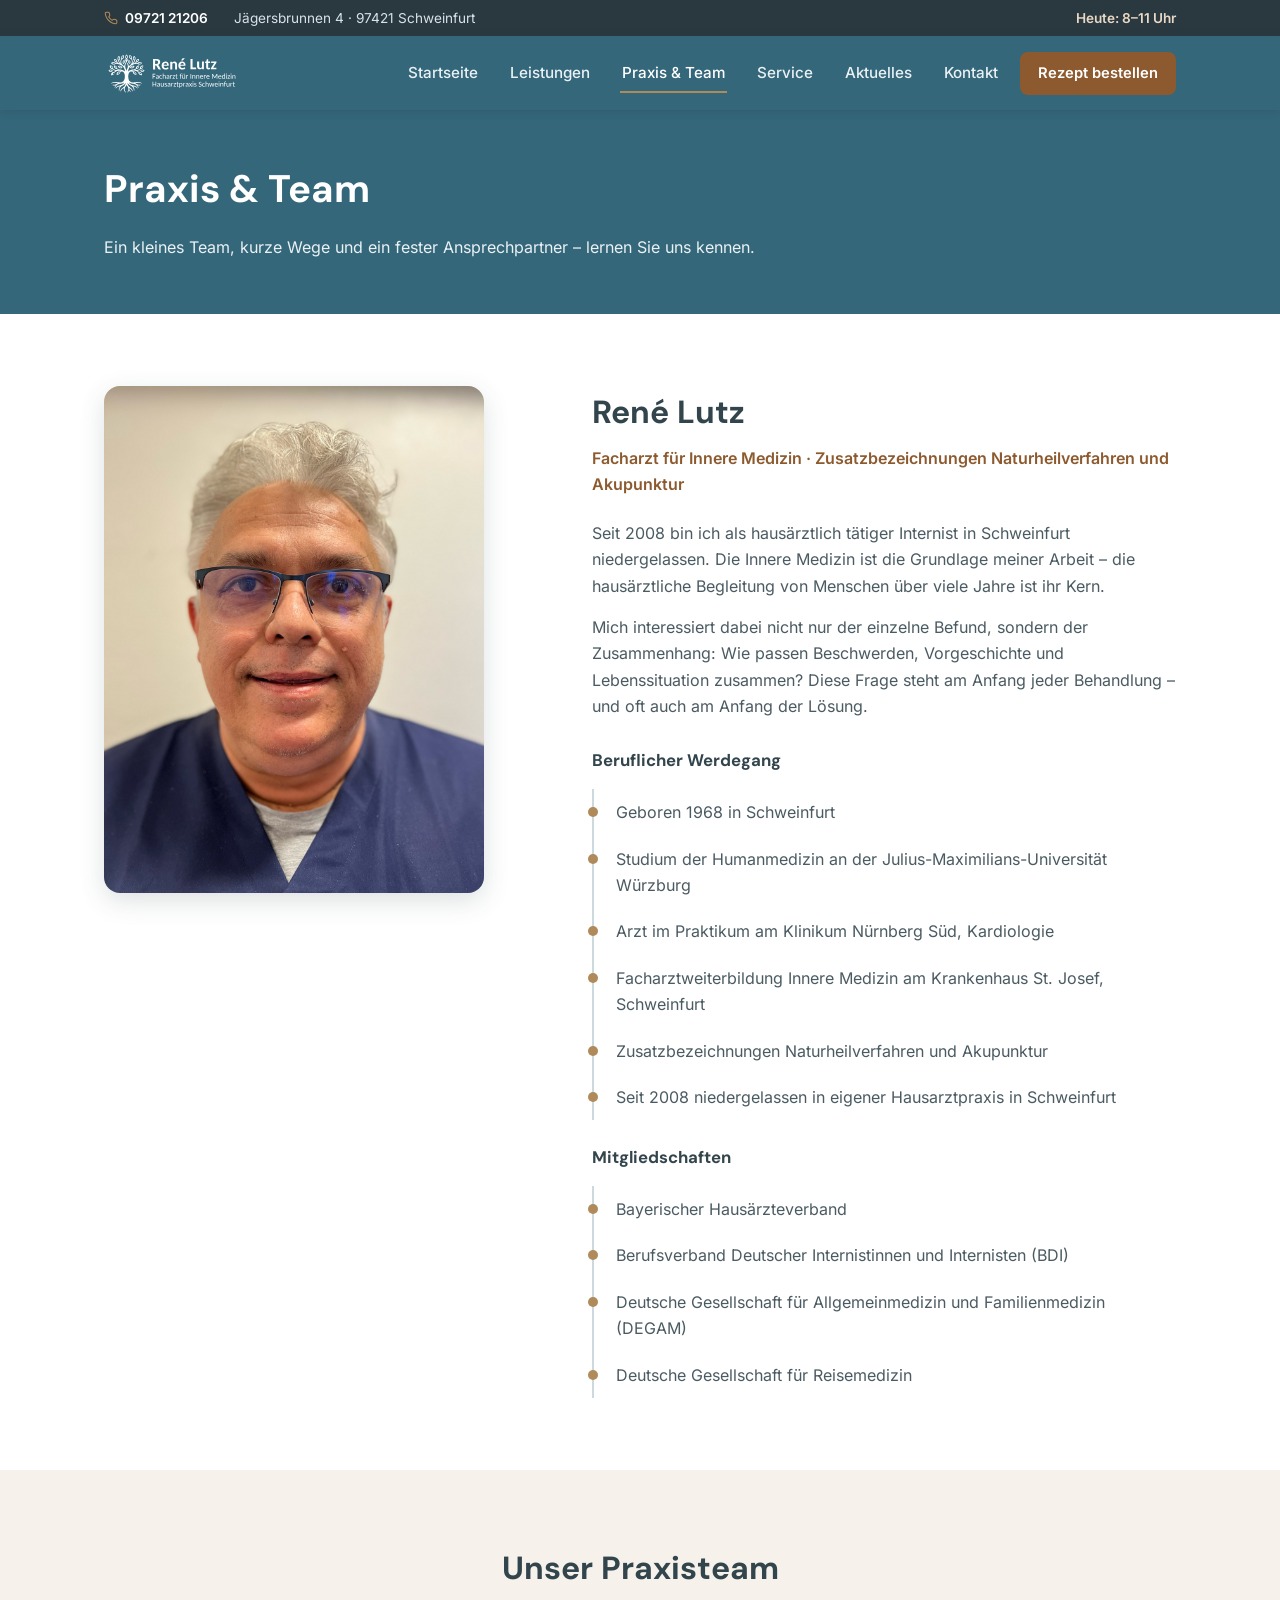
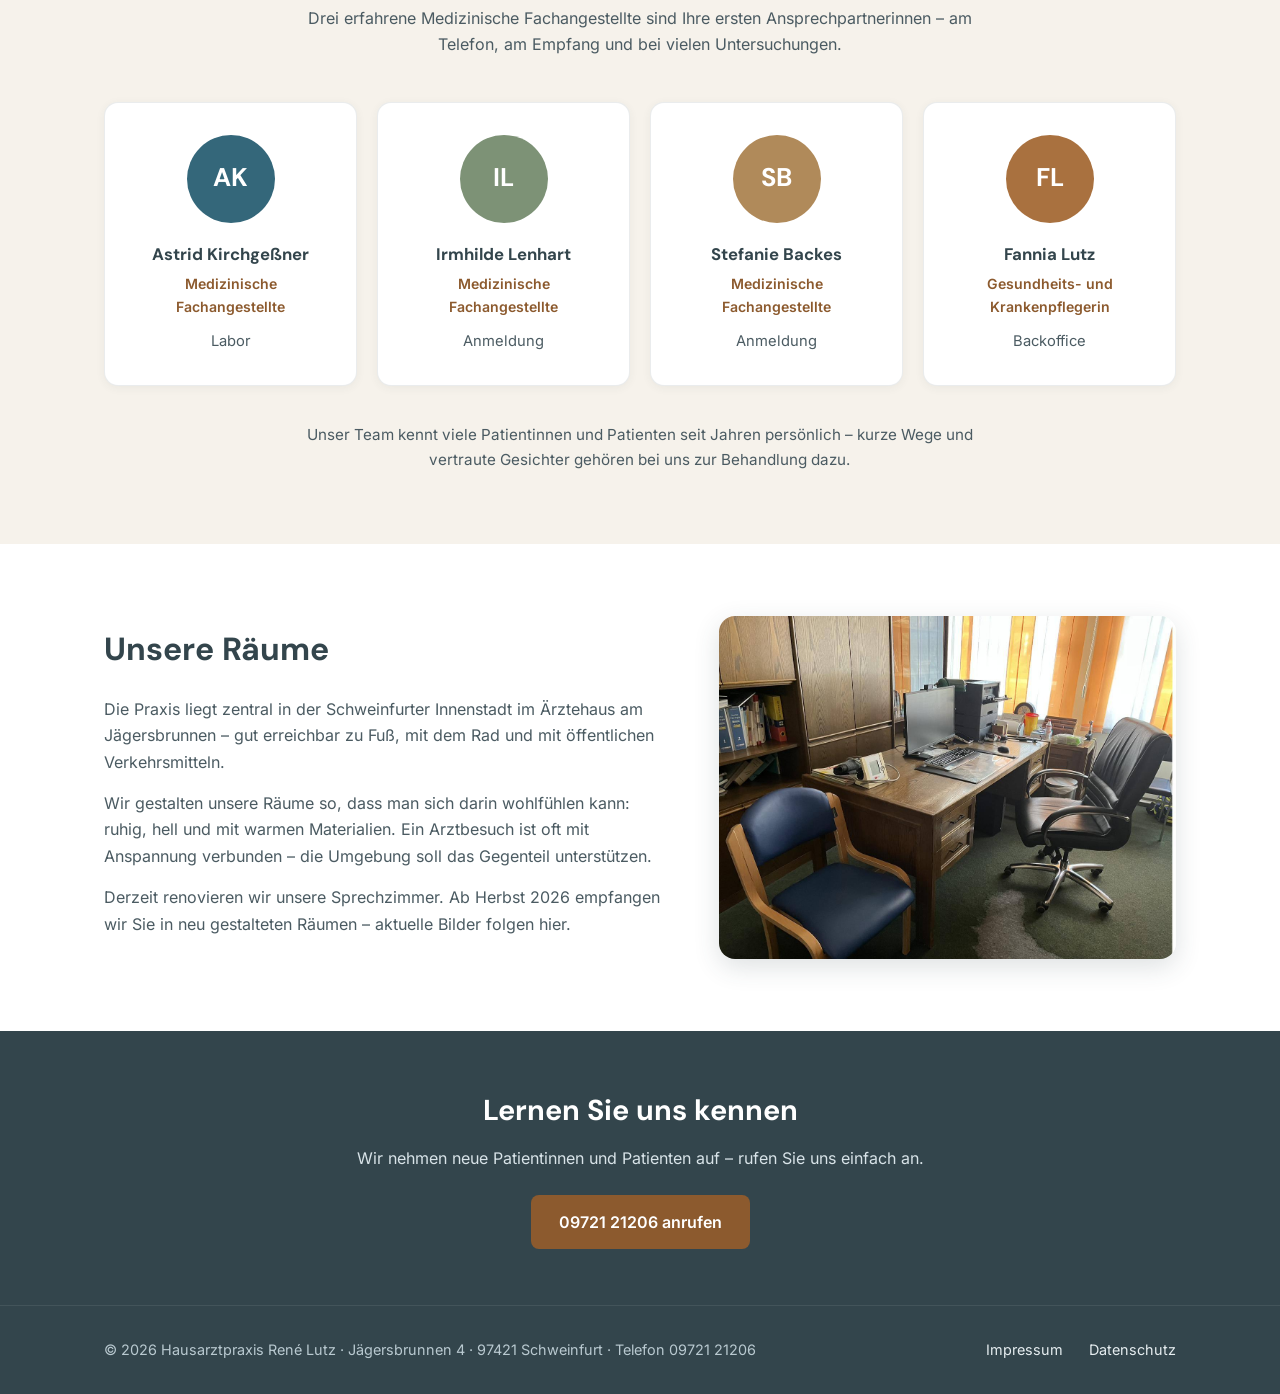
<file: praxis-team.html>
<!DOCTYPE html>
<html lang="de">
<head>
<meta charset="UTF-8">
<meta name="viewport" content="width=device-width, initial-scale=1">
<title>Praxis &amp; Team – Hausarztpraxis René Lutz, Schweinfurt</title>
<meta name="description" content="Lernen Sie die Hausarztpraxis René Lutz in Schweinfurt kennen: René Lutz, Facharzt für Innere Medizin, und sein Praxisteam.">
<!-- Canonical & Social -->
<link rel="canonical" href="https://hausarzt-lutz.de/praxis-team.html">
<meta property="og:type" content="website">
<meta property="og:site_name" content="Hausarztpraxis René Lutz">
<meta property="og:locale" content="de_DE">
<meta property="og:title" content="Praxis &amp;amp; Team – Hausarztpraxis René Lutz, Schweinfurt">
<meta property="og:description" content="Lernen Sie die Hausarztpraxis René Lutz in Schweinfurt kennen: René Lutz, Facharzt für Innere Medizin, und sein Praxisteam.">
<meta property="og:url" content="https://hausarzt-lutz.de/praxis-team.html">
<meta property="og:image" content="https://hausarzt-lutz.de/og-image.png">
<meta property="og:image:width" content="1200">
<meta property="og:image:height" content="630">
<meta property="og:image:alt" content="Hausarztpraxis René Lutz, Schweinfurt">
<meta name="twitter:card" content="summary_large_image">
<!-- Favicons -->
<link rel="icon" href="favicon.svg" type="image/svg+xml">
<link rel="icon" href="favicon-32.png" sizes="32x32" type="image/png">
<link rel="icon" href="favicon-16.png" sizes="16x16" type="image/png">
<link rel="apple-touch-icon" href="apple-touch-icon.png">
<meta name="theme-color" content="#34677A">
<link rel="stylesheet" href="style.css">
<style>
@media (prefers-reduced-motion:reduce){html{scroll-behavior:auto;}.mfa,.mfa:hover{transition:none;transform:none;}}
img{max-width:100%;display:block;}
.header-inner{display:flex;align-items:center;justify-content:space-between;padding:14px 24px;max-width:1120px;margin:0 auto;}
.header-inner{justify-content:flex-start;gap:20px;}
.seitenkopf{background:var(--petrol);color:#fff;padding:48px 0 54px;}
.seitenkopf h1{font-size:clamp(1.8rem,3.5vw,2.4rem);}
.seitenkopf p{margin-top:12px;color:#EAF1F4;max-width:44em;}
.arzt{padding:72px 0;}
.arzt-grid{display:grid;grid-template-columns:.85fr 1.15fr;gap:56px;align-items:start;}
.portrait{
  border-radius:16px;overflow:hidden;box-shadow:0 8px 26px rgba(51,69,76,.16);
  background:var(--eiche);max-width:380px;aspect-ratio:3/4;
}
.portrait img{width:100%;height:100%;object-fit:cover;display:block;}
.portrait-platzhalter{
  aspect-ratio:3/4;display:flex;align-items:center;justify-content:center;
  color:var(--text-soft);font-size:.9rem;text-align:center;padding:24px;
}
.arzt h2{font-size:clamp(1.5rem,3vw,2rem);color:var(--petrol-dunkel);}
.arzt .rolle{color:var(--cognac-dunkel);font-weight:600;margin:6px 0 22px;}
.arzt p{color:var(--text-soft);margin-bottom:15px;max-width:38em;}
.werdegang{margin-top:28px;}
.werdegang h3{font-size:1.05rem;color:var(--petrol-dunkel);margin-bottom:14px;}
.werdegang ul{list-style:none;}
.werdegang li{
  padding:10px 0 10px 22px;position:relative;color:var(--text-soft);
  border-left:2px solid rgba(52,103,122,.25);
}
.werdegang li::before{
  content:"";position:absolute;left:-6px;top:18px;width:10px;height:10px;
  border-radius:50%;background:var(--camel);
}
.team{background:var(--eiche);padding:72px 0;}
.team h2{text-align:center;font-size:clamp(1.5rem,3vw,2rem);color:var(--petrol-dunkel);margin-bottom:10px;}
.team .sub{text-align:center;color:var(--text-soft);max-width:44em;margin:0 auto 44px;}
.team-grid{display:grid;grid-template-columns:repeat(4,1fr);gap:20px;}
.mfa{
  background:#fff;border-radius:14px;padding:32px 26px;text-align:center;
  border:1px solid rgba(51,69,76,.10);box-shadow:0 2px 10px rgba(51,69,76,.06);  transition:box-shadow .2s ease,transform .2s ease;
}
.mfa:hover{box-shadow:0 6px 24px rgba(52,103,122,.18);transform:translateY(-2px);}
.mfa .kreis{
  width:88px;height:88px;border-radius:50%;margin:0 auto 18px;
  display:flex;align-items:center;justify-content:center;
  color:#fff;font-family:"DM Sans",sans-serif;font-size:1.6rem;font-weight:700;
}
.mfa:nth-child(1) .kreis{background:var(--petrol);}
.mfa:nth-child(2) .kreis{background:var(--salbei);}
.mfa:nth-child(3) .kreis{background:var(--camel);}
.mfa:nth-child(4) .kreis{background:var(--cognac);}
.mfa h3{font-size:1.05rem;color:var(--petrol-dunkel);margin-bottom:4px;}
.mfa .funktion{font-size:.88rem;color:var(--cognac-dunkel);font-weight:600;margin-bottom:10px;}
.mfa p{font-size:.92rem;color:var(--text-soft);}
.team-hinweis{
  margin-top:36px;text-align:center;color:var(--text-soft);font-size:.95rem;max-width:44em;
  margin-left:auto;margin-right:auto;
}
.raeume{padding:72px 0;}
.raeume-grid{display:grid;grid-template-columns:1.1fr .9fr;gap:56px;align-items:center;}
.raeume h2{font-size:clamp(1.5rem,3vw,2rem);color:var(--petrol-dunkel);margin-bottom:20px;}
.raeume p{color:var(--text-soft);margin-bottom:15px;max-width:38em;}
.raeume-foto{border-radius:16px;overflow:hidden;box-shadow:0 8px 26px rgba(51,69,76,.16);}
.raeume-foto img{width:100%;object-fit:cover;aspect-ratio:4/3;}
@media (max-width:560px){
  .team-grid{grid-template-columns:1fr !important;}
}
@media (max-width:900px){
  .arzt-grid,.raeume-grid{grid-template-columns:1fr;gap:36px;}
  .team-grid{grid-template-columns:1fr 1fr;gap:16px;}
  .portrait{max-width:380px;}
  nav{display:none;}
  .nav-toggle{display:block;background:none;border:1px solid rgba(255,255,255,.4);border-radius:8px;color:#fff;padding:8px 12px;font-size:.9rem;cursor:pointer;}
  nav.offen{display:flex;position:absolute;top:100%;left:0;right:0;flex-direction:column;gap:0;background:var(--petrol-dunkel);padding:8px 0;}
  nav.offen a{padding:13px 24px;border-bottom:none;}
}
</style>
</head>
<body>
<a class="skip-link" href="#inhalt">Zum Inhalt springen</a>

<!-- ============ Info-Leiste ============ -->
<div class="infobar">
  <div class="infobar-inner">
    <a href="tel:0972121206" class="infobar-tel">
      <svg viewBox="0 0 24 24" fill="none" stroke="currentColor" stroke-width="1.8" stroke-linecap="round" stroke-linejoin="round" aria-hidden="true"><path d="M22 16.9v3a2 2 0 0 1-2.2 2 19.8 19.8 0 0 1-8.6-3.1 19.5 19.5 0 0 1-6-6A19.8 19.8 0 0 1 2.1 4.2 2 2 0 0 1 4.1 2h3a2 2 0 0 1 2 1.7c.1 1 .4 2 .7 2.9a2 2 0 0 1-.5 2.1L8 10a16 16 0 0 0 6 6l1.3-1.3a2 2 0 0 1 2.1-.5c.9.3 1.9.6 2.9.7a2 2 0 0 1 1.7 2z"/></svg>
      09721&nbsp;21206
    </a>
    <span class="infobar-adresse">Jägersbrunnen 4 · 97421 Schweinfurt</span>
    <span class="infobar-heute" id="infobar-heute">Termine nach Vereinbarung</span>
  </div>
</div>

<header>
  <div class="header-inner">
    <a class="logo-link" href="index.html" aria-label="Hausarztpraxis René Lutz – Startseite">
      <img src="logo-weiss.svg" alt="Hausarztpraxis René Lutz">
    </a>
    <button class="nav-toggle" aria-expanded="false" aria-controls="hauptnav" onclick="var n=document.getElementById('hauptnav');n.classList.toggle('offen');this.setAttribute('aria-expanded',n.classList.contains('offen'));">Menü</button>
    <nav id="hauptnav" aria-label="Hauptnavigation">
      <a href="index.html">Startseite</a>
      <a href="leistungen.html">Leistungen</a>
      <a href="praxis-team.html" aria-current="page">Praxis &amp; Team</a>
      <a href="service.html">Service</a>
      <a href="news.html">Aktuelles</a>
      <a href="index.html#kontakt">Kontakt</a>
    </nav>
    <a class="btn-rezept" href="https://praxishelfer.doc-online.de/ph/praxishelfer.php?ph=rz&amp;id=hausarztpraxis-lutz" rel="noopener" target="_blank">Rezept bestellen</a>
  </div>
</header>
<main id="inhalt" tabindex="-1">

<div class="seitenkopf">
  <div class="wrap">
    <h1>Praxis &amp; Team</h1>
    <p>Ein kleines Team, kurze Wege und ein fester Ansprechpartner – lernen Sie uns kennen.</p>
  </div>
</div>

<!-- ============ Arzt ============ -->
<section class="arzt">
  <div class="wrap arzt-grid">
    <div class="portrait">
      <img src="foto-portrait.jpg" alt="René Lutz, Facharzt für Innere Medizin" width="1200" height="1600">
    </div>
    <div>
      <h2>René Lutz</h2>
      <p class="rolle">Facharzt für Innere Medizin · Zusatzbezeichnungen Naturheilverfahren und Akupunktur</p>
      <p>Seit 2008 bin ich als hausärztlich tätiger Internist in Schweinfurt niedergelassen. Die Innere Medizin ist die Grundlage meiner Arbeit – die hausärztliche Begleitung von Menschen über viele Jahre ist ihr Kern.</p>
      <p>Mich interessiert dabei nicht nur der einzelne Befund, sondern der Zusammenhang: Wie passen Beschwerden, Vorgeschichte und Lebenssituation zusammen? Diese Frage steht am Anfang jeder Behandlung – und oft auch am Anfang der Lösung.</p>
      <div class="werdegang">
        <h3>Beruflicher Werdegang</h3>
        <ul>
          <li>Geboren 1968 in Schweinfurt</li>
          <li>Studium der Humanmedizin an der Julius-Maximilians-Universität Würzburg</li>
          <li>Arzt im Praktikum am Klinikum Nürnberg Süd, Kardiologie</li>
          <li>Facharztweiterbildung Innere Medizin am Krankenhaus St. Josef, Schweinfurt</li>
          <li>Zusatzbezeichnungen Naturheilverfahren und Akupunktur</li>
          <li>Seit 2008 niedergelassen in eigener Hausarztpraxis in Schweinfurt</li>
        </ul>
        <h3 style="margin-top:24px;">Mitgliedschaften</h3>
        <ul>
          <li>Bayerischer Hausärzteverband</li>
          <li>Berufsverband Deutscher Internistinnen und Internisten (BDI)</li>
          <li>Deutsche Gesellschaft für Allgemeinmedizin und Familienmedizin (DEGAM)</li>
          <li>Deutsche Gesellschaft für Reisemedizin</li>
        </ul>
      </div>
    </div>
  </div>
</section>

<!-- ============ Team ============ -->
<section class="team">
  <div class="wrap">
    <h2>Unser Praxisteam</h2>
    <p class="sub">Drei erfahrene Medizinische Fachangestellte sind Ihre ersten Ansprechpartnerinnen – am Telefon, am Empfang und bei vielen Untersuchungen.</p>
    <div class="team-grid">
      <div class="mfa">
        <div class="kreis" aria-hidden="true">AK</div>
        <h3>Astrid Kirchgeßner</h3>
        <p class="funktion">Medizinische Fachangestellte</p>
        <p>Labor</p>
      </div>
      <div class="mfa">
        <div class="kreis" aria-hidden="true">IL</div>
        <h3>Irmhilde Lenhart</h3>
        <p class="funktion">Medizinische Fachangestellte</p>
        <p>Anmeldung</p>
      </div>
      <div class="mfa">
        <div class="kreis" aria-hidden="true">SB</div>
        <h3>Stefanie Backes</h3>
        <p class="funktion">Medizinische Fachangestellte</p>
        <p>Anmeldung</p>
      </div>
      <div class="mfa">
        <div class="kreis" aria-hidden="true">FL</div>
        <h3>Fannia Lutz</h3>
        <p class="funktion">Gesundheits- und Krankenpflegerin</p>
        <p>Backoffice</p>
      </div>
    </div>
    <p class="team-hinweis">Unser Team kennt viele Patientinnen und Patienten seit Jahren persönlich – kurze Wege und vertraute Gesichter gehören bei uns zur Behandlung dazu.</p>
  </div>
</section>

<!-- ============ Praxisräume ============ -->
<section class="raeume">
  <div class="wrap raeume-grid">
    <div>
      <h2>Unsere Räume</h2>
      <p>Die Praxis liegt zentral in der Schweinfurter Innenstadt im Ärztehaus am Jägersbrunnen – gut erreichbar zu Fuß, mit dem Rad und mit öffentlichen Verkehrsmitteln.</p>
      <p>Wir gestalten unsere Räume so, dass man sich darin wohlfühlen kann: ruhig, hell und mit warmen Materialien. Ein Arztbesuch ist oft mit Anspannung verbunden – die Umgebung soll das Gegenteil unterstützen.</p>
      <p>Derzeit renovieren wir unsere Sprechzimmer. Ab Herbst 2026 empfangen wir Sie in neu gestalteten Räumen – aktuelle Bilder folgen hier.</p>
    </div>
    <div>
      <div class="raeume-foto">
        <img src="foto-team-raeume.jpg" loading="lazy" alt="Blick in die Praxisräume der Hausarztpraxis René Lutz">
      </div>
    </div>
  </div>
</section>

<!-- ============ CTA ============ -->
<section class="cta">
  <div class="wrap">
    <h2>Lernen Sie uns kennen</h2>
    <p>Wir nehmen neue Patientinnen und Patienten auf – rufen Sie uns einfach an.</p>
    <a class="btn" href="tel:0972121206">09721 21206 anrufen</a>
  </div>
</section>

</main>
<footer>
  <div class="footer-inner">
    <span>© 2026 Hausarztpraxis René Lutz · Jägersbrunnen 4 · 97421 Schweinfurt · Telefon 09721 21206</span>
    <span>
      <a href="impressum.html">Impressum</a>
      <a href="datenschutz.html">Datenschutz</a>
    </span>
  </div>
</footer>

<script src="urlaub.js"></script>
<script>
(function(){
  var el = document.getElementById('infobar-heute');
  if(!el) return;
  var plan = {1:[[8,11],[15,17]],2:[[8,11],[15,17]],3:[[7,11]],4:[[8,11],[15,17]],5:[[8,11]]};
  function ostern(j){
    var a=j%19,b=Math.floor(j/100),c=j%100,d=Math.floor(b/4),e=b%4,
        f=Math.floor((b+8)/25),g=Math.floor((b-f+1)/3),
        h=(19*a+b-d-g+15)%30,i=Math.floor(c/4),k=c%4,
        l=(32+2*e+2*i-h-k)%7,m=Math.floor((a+11*h+22*l)/451),
        mo=Math.floor((h+l-7*m+114)/31),ta=((h+l-7*m+114)%31)+1;
    return new Date(j,mo-1,ta);
  }
  function plusTage(dat,n){var d=new Date(dat);d.setDate(d.getDate()+n);return d;}
  function gleicherTag(a,b){return a.getFullYear()===b.getFullYear()&&a.getMonth()===b.getMonth()&&a.getDate()===b.getDate();}
  var MARIAE_HIMMELFAHRT = true;
  function istFeiertag(d){
    var j=d.getFullYear(), o=ostern(j);
    var fix=[[1,1],[1,6],[5,1],[10,3],[11,1],[12,25],[12,26]];
    if(MARIAE_HIMMELFAHRT) fix.push([8,15]);
    for(var i=0;i<fix.length;i++){if(d.getMonth()===fix[i][0]-1&&d.getDate()===fix[i][1])return true;}
    var bew=[-2,1,39,50,60];
    for(var i=0;i<bew.length;i++){if(gleicherTag(d,plusTage(o,bew[i])))return true;}
    return false;
  }
  var heute = new Date(); heute.setHours(0,0,0,0);
  var u = window.HLZ_URLAUB || null;
  function parse(s){var d=new Date(s);d.setHours(0,0,0,0);return d;}
  function dm(d){return ('0'+d.getDate()).slice(-2)+'.'+('0'+(d.getMonth()+1)).slice(-2)+'.';}
  function banner(text, dringend){
    var b=document.createElement('div');
    b.setAttribute('role','status');
    b.style.cssText='background:'+(dringend?'#A9713F':'#E9D9C4')+';color:'+(dringend?'#fff':'#5C3A21')+
      ';text-align:center;padding:12px 20px;font-size:.95rem;font-weight:600;line-height:1.5;';
    b.textContent=text;
    var anchor = el.closest ? el.closest('.infobar') : null;
    if(!anchor){ var p=el; while(p && p.className!=='infobar'){ p=p.parentElement; } anchor=p; }
    if(!anchor) anchor = el.parentElement;
    if(anchor && anchor.parentNode) anchor.parentNode.insertBefore(b, anchor.nextSibling);
  }
  var aktiv=null, kommend=null;
  if(u && u.zeitraeume){
    for(var i=0;i<u.zeitraeume.length;i++){
      var z=u.zeitraeume[i];
      if(!z.von||!z.bis) continue;
      var v=parse(z.von), b2=parse(z.bis);
      if(heute>=v && heute<=b2){ aktiv={von:v,bis:b2,vertretung:z.vertretung}; break; }
      if(heute<v){
        var diff=(v-heute)/(1000*60*60*24);
        if(u.vorlauf_tage && diff<=u.vorlauf_tage && (!kommend || v<kommend.von)){
          kommend={von:v,bis:b2,vertretung:z.vertretung};
        }
      }
    }
  }
  if(aktiv){
    el.textContent='Praxis geschlossen bis '+dm(aktiv.bis)+' \u00b7 116 117';
    var btxt='Die Praxis ist vom '+dm(aktiv.von)+' bis '+dm(aktiv.bis)+' geschlossen.';
    if(aktiv.vertretung) btxt+=' Vertretung: '+aktiv.vertretung+'.';
    btxt+=' In dringenden F\u00e4llen: \u00c4rztlicher Bereitschaftsdienst 116 117.';
    banner(btxt, true);
  } else {
    if(kommend){
      var btxt='Hinweis: Die Praxis bleibt vom '+dm(kommend.von)+' bis '+dm(kommend.bis)+' geschlossen.';
      if(kommend.vertretung) btxt+=' Vertretung: '+kommend.vertretung+'.';
      banner(btxt, false);
    }
    if(istFeiertag(heute)){
      el.textContent='Heute geschlossen (Feiertag) \u00b7 Bereitschaftsdienst 116 117';
    } else if(plan[heute.getDay()]){
      el.textContent='Heute: '+plan[heute.getDay()].map(function(s){return s[0]+'\u2013'+s[1]+' Uhr';}).join(' und ');
    } else {
      el.textContent='Heute geschlossen \u00b7 Bereitschaftsdienst 116 117';
    }
  }
})();
</script>

<script>
(function(){
  if(window.matchMedia && window.matchMedia('(prefers-reduced-motion: reduce)').matches) return;
  if(!('IntersectionObserver' in window)) return;
  var secs = document.querySelectorAll('main section');
  var io = new IntersectionObserver(function(entries){
    entries.forEach(function(e){
      if(e.isIntersecting){ e.target.classList.add('fade-sichtbar'); io.unobserve(e.target); }
    });
  },{threshold:0.08});
  secs.forEach(function(s){
    if(s.getBoundingClientRect().top > window.innerHeight){
      s.classList.add('fade-bereit');
      io.observe(s);
    }
  });
})();
</script>
</body>
</html>
</file>
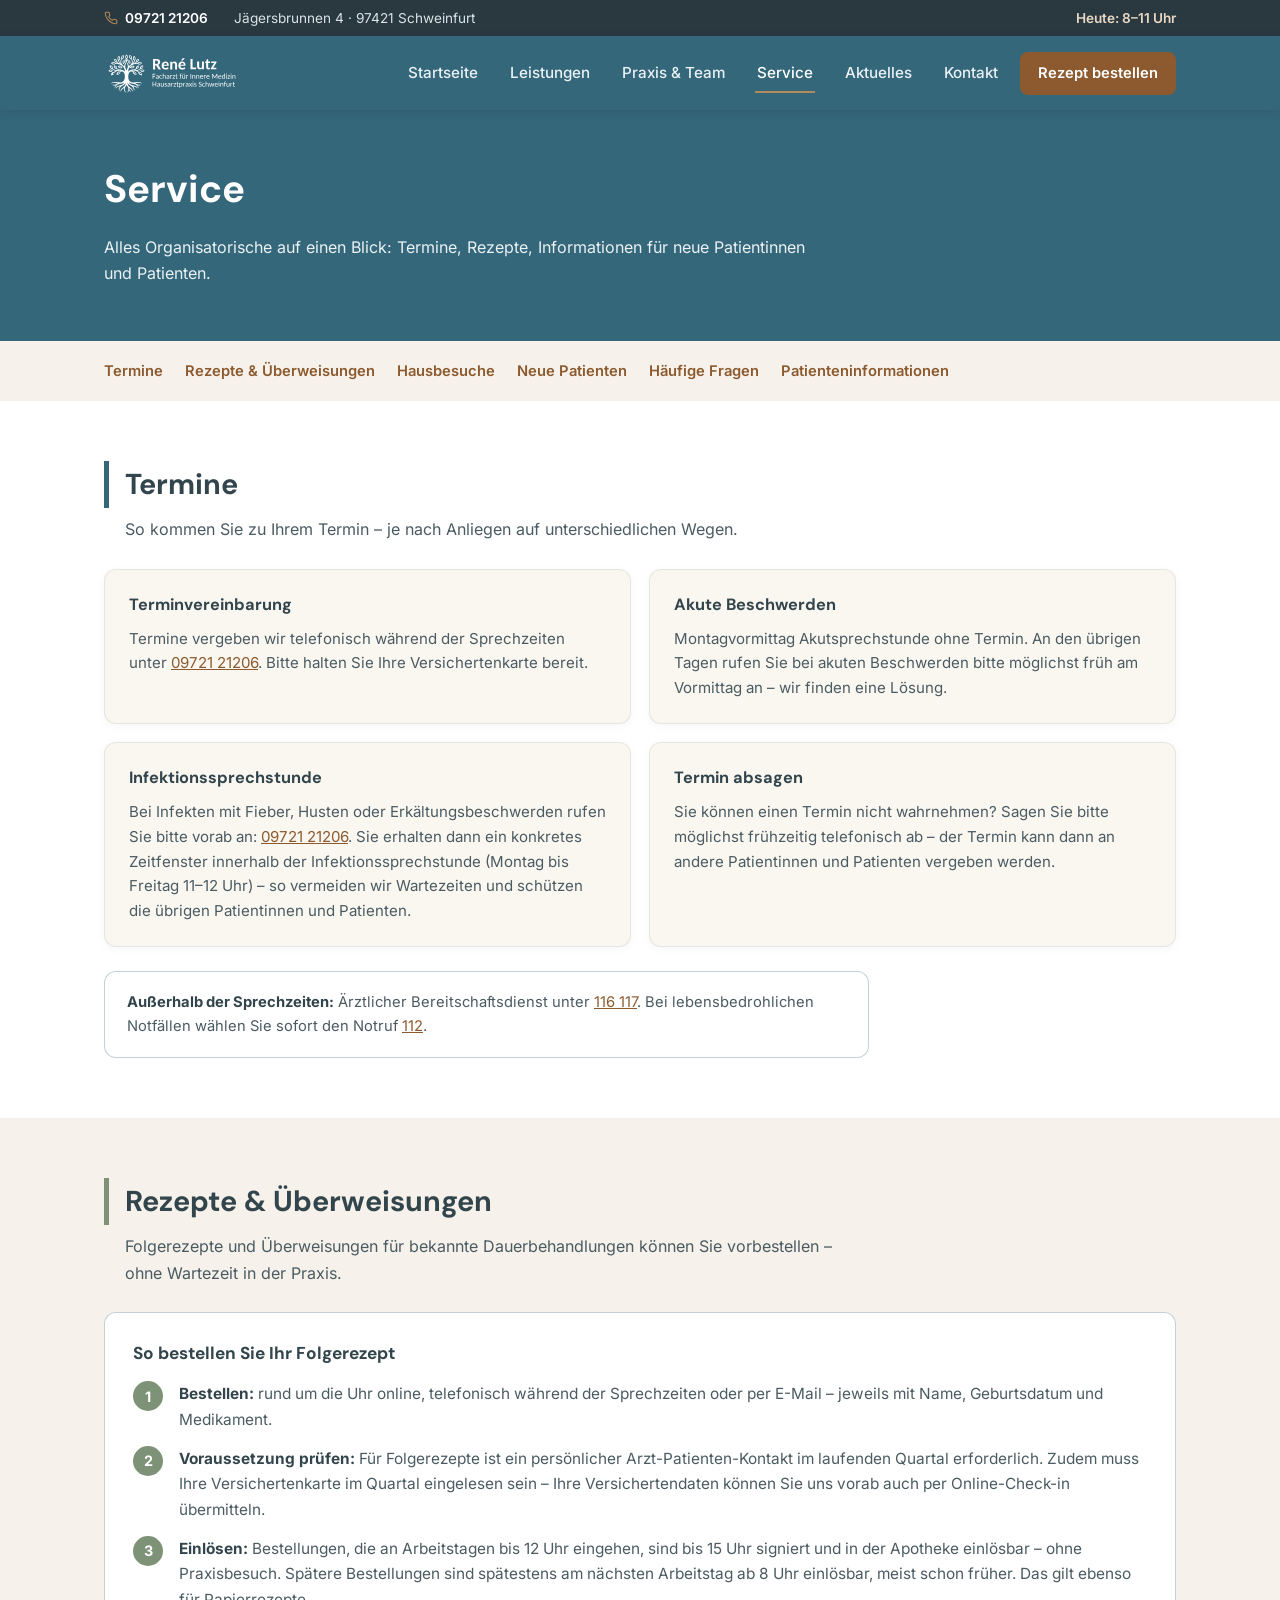
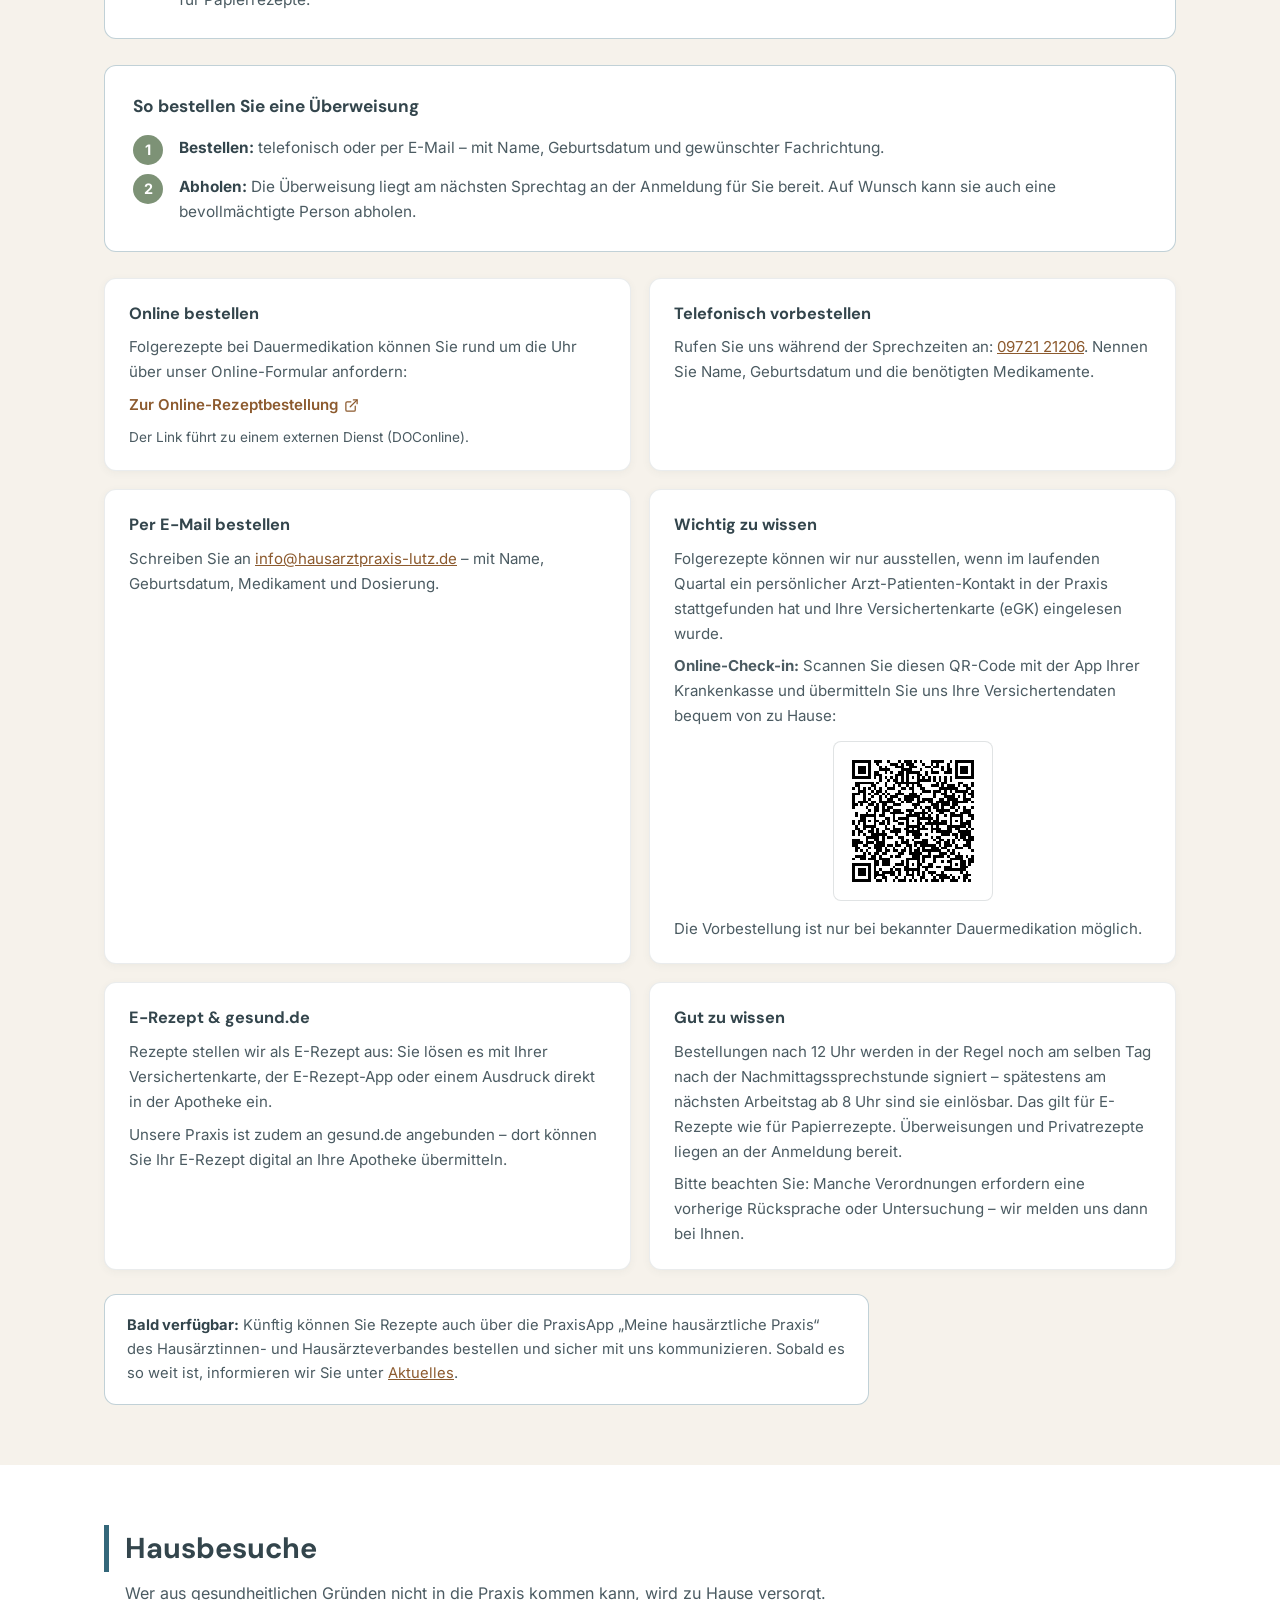
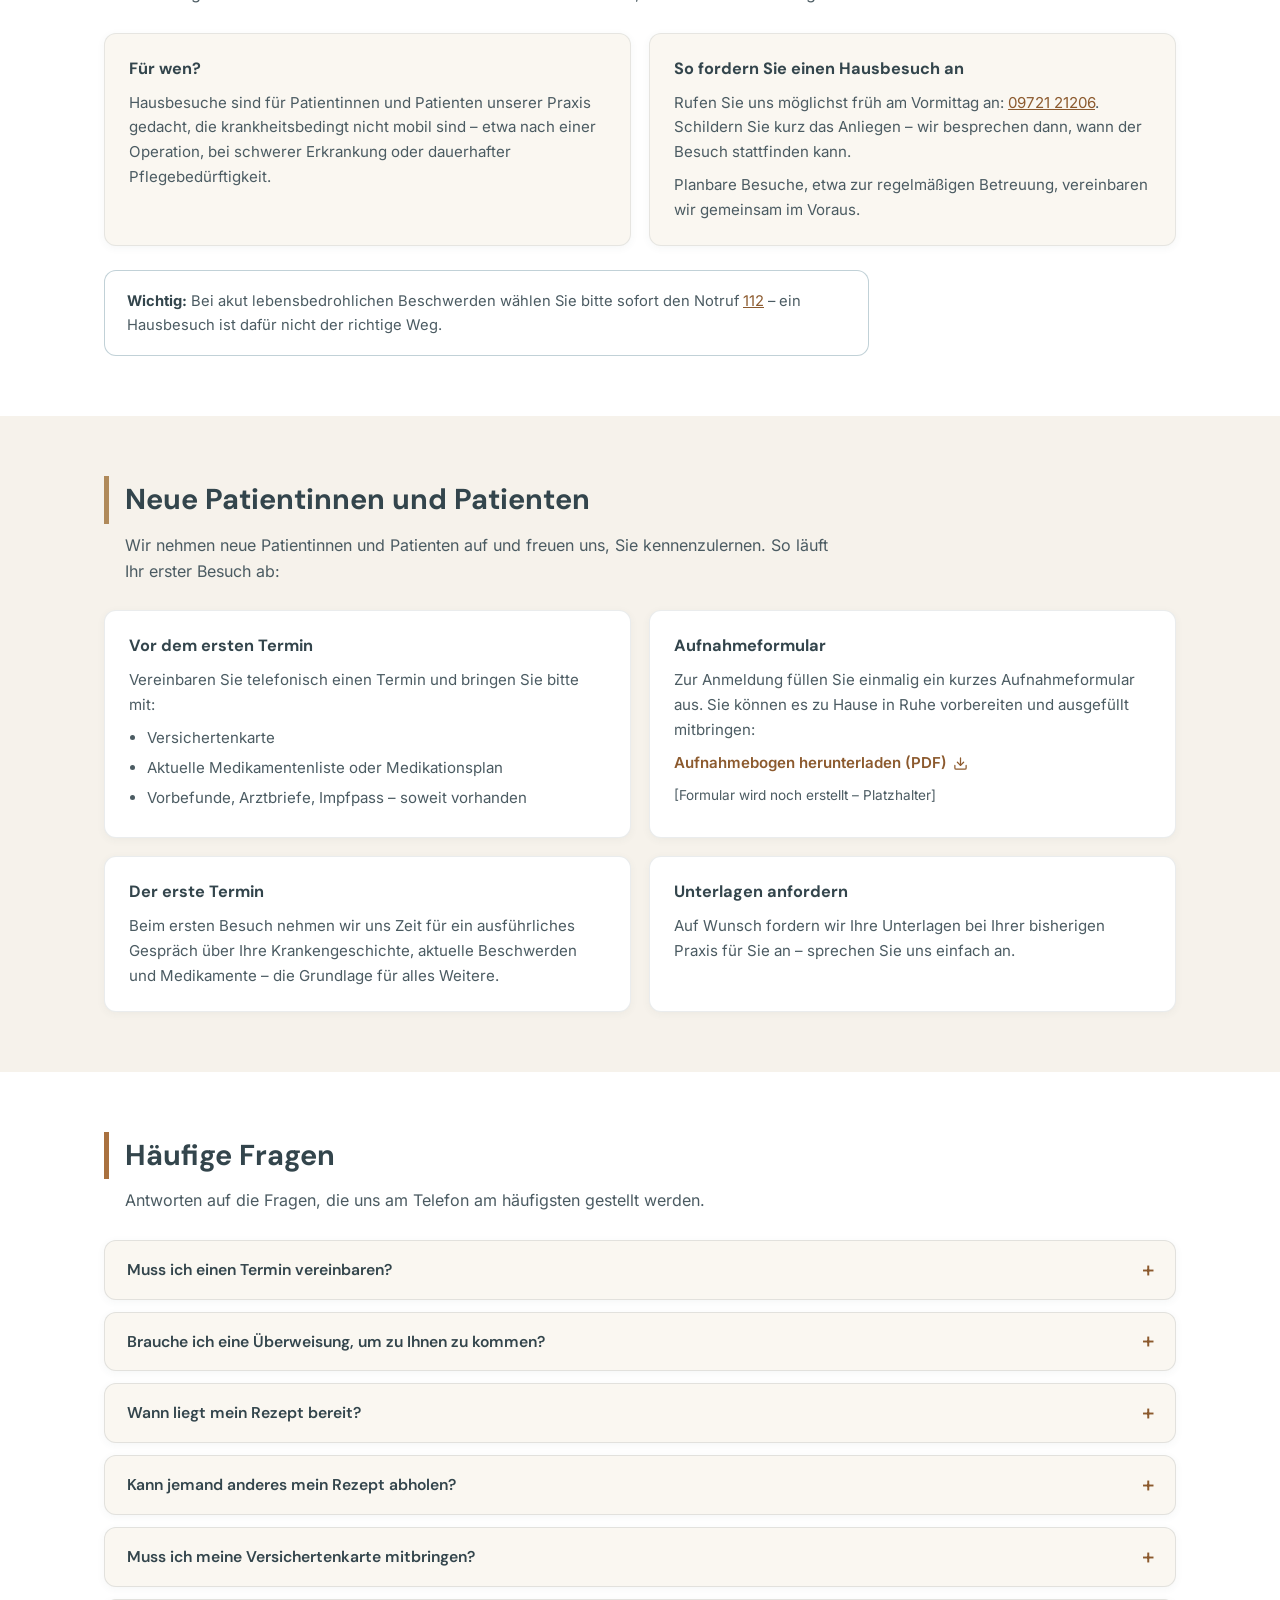
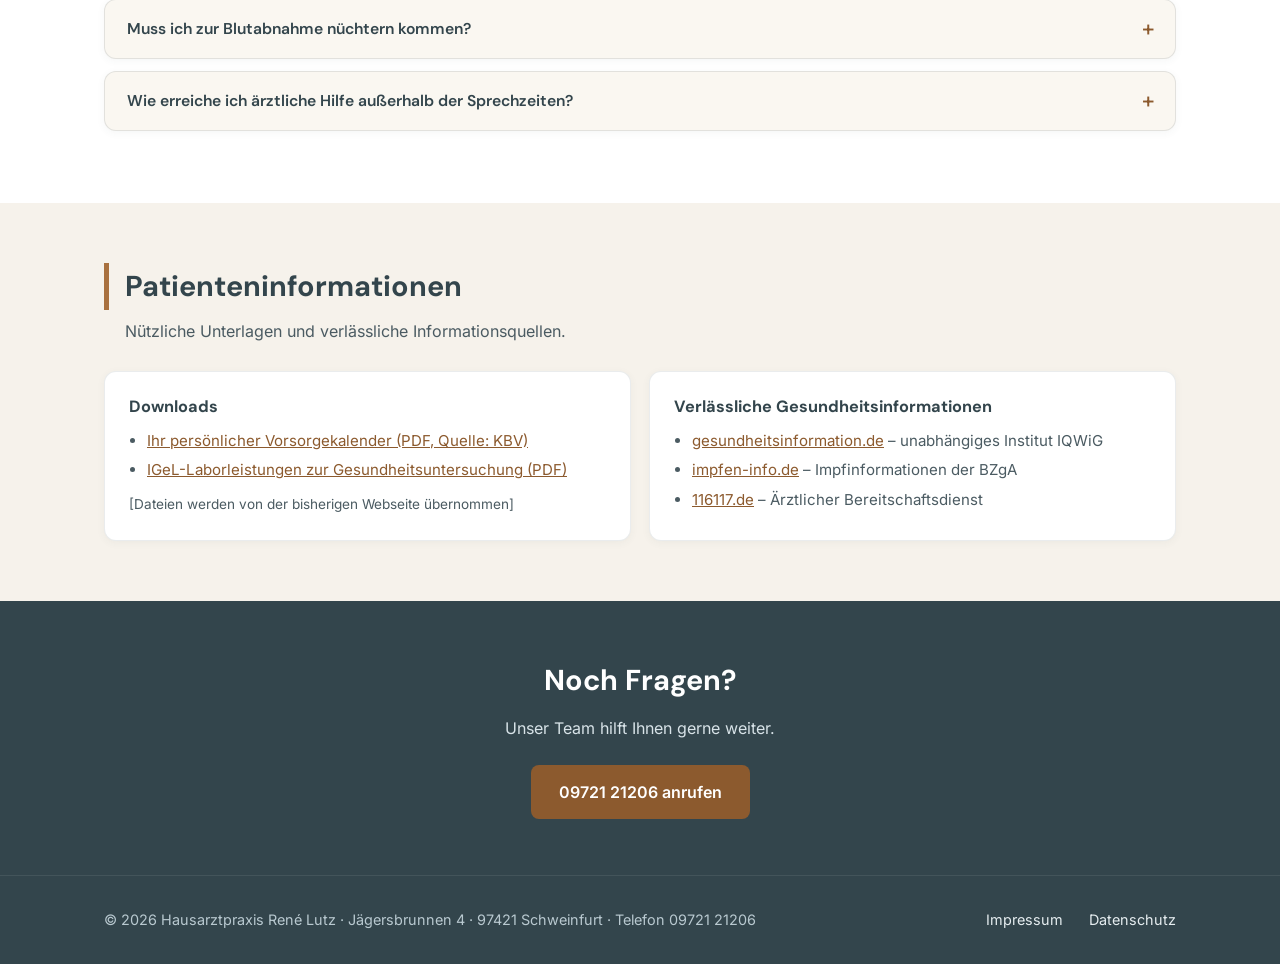
<file: service.html>
<!DOCTYPE html>
<html lang="de">
<head>
<meta charset="UTF-8">
<meta name="viewport" content="width=device-width, initial-scale=1">
<title>Service – Hausarztpraxis René Lutz, Schweinfurt</title>
<meta name="description" content="Service der Hausarztpraxis René Lutz in Schweinfurt: Terminvereinbarung, Rezept- und Überweisungsbestellung, Informationen für neue Patientinnen und Patienten.">
<!-- Canonical & Social -->
<link rel="canonical" href="https://hausarzt-lutz.de/service.html">
<meta property="og:type" content="website">
<meta property="og:site_name" content="Hausarztpraxis René Lutz">
<meta property="og:locale" content="de_DE">
<meta property="og:title" content="Service – Hausarztpraxis René Lutz, Schweinfurt">
<meta property="og:description" content="Service der Hausarztpraxis René Lutz in Schweinfurt: Terminvereinbarung, Rezept- und Überweisungsbestellung, Informationen für neue Patientinnen und Patienten.">
<meta property="og:url" content="https://hausarzt-lutz.de/service.html">
<meta property="og:image" content="https://hausarzt-lutz.de/og-image.png">
<meta property="og:image:width" content="1200">
<meta property="og:image:height" content="630">
<meta property="og:image:alt" content="Hausarztpraxis René Lutz, Schweinfurt">
<meta name="twitter:card" content="summary_large_image">
<!-- Favicons -->
<link rel="icon" href="favicon.svg" type="image/svg+xml">
<link rel="icon" href="favicon-32.png" sizes="32x32" type="image/png">
<link rel="icon" href="favicon-16.png" sizes="16x16" type="image/png">
<link rel="apple-touch-icon" href="apple-touch-icon.png">
<meta name="theme-color" content="#34677A">

<link rel="stylesheet" href="style.css">
<style>
/* ---------- Seitenspezifisch: Service ---------- */
@media (prefers-reduced-motion:reduce){.s-item,.s-item:hover{transition:none;transform:none;}}

.seitenkopf{background:var(--petrol);color:#fff;padding:48px 0 54px;}
.seitenkopf h1{font-size:clamp(1.8rem,3.5vw,2.4rem);}
.seitenkopf p{margin-top:12px;color:#EAF1F4;max-width:44em;}

.springen{background:var(--eiche);padding:18px 0;}
.springen .wrap{display:flex;flex-wrap:wrap;gap:10px 22px;font-size:.92rem;}
.springen a{text-decoration:none;font-weight:600;}
.springen a:hover{text-decoration:underline;}

section.block{padding:60px 0;}
section.block:nth-of-type(even){background:var(--eiche);}
.block h2{
  font-size:clamp(1.4rem,2.6vw,1.8rem);color:var(--petrol-dunkel);margin-bottom:8px;
  padding-left:16px;border-left:5px solid var(--akzent,var(--petrol));
}
.block .einleitung{color:var(--text-soft);max-width:46em;margin-bottom:26px;padding-left:21px;}
.block--termin{--akzent:var(--petrol);}
.block--rezept{--akzent:var(--salbei);}
.block--neu{--akzent:var(--camel);}
.block--info{--akzent:var(--cognac);}

.s-grid{display:grid;grid-template-columns:repeat(2,1fr);gap:18px;}
@media (max-width:900px){.s-grid{grid-template-columns:1fr;}}
.s-item{
  background:#fff;border:1px solid rgba(51,69,76,.10);border-radius:12px;
  padding:22px 24px;box-shadow:0 2px 8px rgba(51,69,76,.05);  transition:box-shadow .2s ease,transform .2s ease;
}
.s-item:hover{box-shadow:0 6px 24px rgba(52,103,122,.18);transform:translateY(-2px);}
section.block:nth-of-type(odd) .s-item{background:#FAF7F1;}
.s-item h3{font-size:1.02rem;color:var(--petrol-dunkel);margin-bottom:8px;}
.s-item p{font-size:.94rem;color:var(--text-soft);margin-bottom:8px;}
.s-item p:last-child{margin-bottom:0;}
.s-item a.aktion{
  display:inline-flex;align-items:center;gap:6px;font-weight:600;font-size:.94rem;text-decoration:none;
}
.s-item a.aktion:hover{text-decoration:underline;}
.s-item ul{margin:6px 0 0 18px;font-size:.94rem;color:var(--text-soft);}
.s-item li{margin-bottom:5px;}
.merkbox{
  margin-top:24px;background:#fff;border:1px solid rgba(52,103,122,.30);
  border-radius:12px;padding:18px 22px;font-size:.92rem;color:var(--text-soft);max-width:52em;
}
.merkbox strong{color:var(--petrol-dunkel);}

/* Schritt-fuer-Schritt-Ablauf */
.ablauf{
  background:#fff;border:1px solid rgba(52,103,122,.30);border-radius:12px;
  padding:26px 28px;margin-bottom:26px;
}
section.block:nth-of-type(odd) .ablauf{background:#FAF7F1;}
.ablauf h3{font-size:1.08rem;color:var(--petrol-dunkel);margin-bottom:14px;}
.ablauf ol{list-style:none;counter-reset:schritt;margin:0;padding:0;}
.ablauf ol li{
  counter-increment:schritt;position:relative;
  padding:0 0 14px 46px;font-size:.96rem;color:var(--text-soft);
}
.ablauf ol li:last-child{padding-bottom:0;}
.ablauf ol li::before{
  content:counter(schritt);position:absolute;left:0;top:0;
  width:30px;height:30px;border-radius:50%;
  background:var(--akzent,var(--petrol));color:#fff;
  font-weight:700;font-size:.9rem;
  display:flex;align-items:center;justify-content:center;
}
.ablauf ol li strong{color:var(--text);}

/* FAQ-Akkordeon (ohne JavaScript) */
.faq details{
  background:#fff;border:1px solid rgba(51,69,76,.12);border-radius:12px;
  margin-bottom:12px;box-shadow:0 2px 8px rgba(51,69,76,.05);
}
section.block:nth-of-type(odd) .faq details{background:#FAF7F1;}
.faq summary{
  cursor:pointer;list-style:none;padding:16px 48px 16px 22px;position:relative;
  font-weight:600;font-size:.98rem;color:var(--petrol-dunkel);
  font-family:"DM Sans","Inter",system-ui,sans-serif;
}
.faq summary::-webkit-details-marker{display:none;}
.faq summary::after{
  content:"+";position:absolute;right:20px;top:50%;transform:translateY(-50%);
  font-size:1.4rem;font-weight:400;color:var(--cognac-dunkel);line-height:1;
}
.faq details[open] summary::after{content:"\2013";}
.faq details p{padding:0 22px 16px;font-size:.94rem;color:var(--text-soft);}
.faq details p a{color:var(--cognac-dunkel);}
.faq summary:focus-visible{outline:3px solid var(--camel);outline-offset:2px;border-radius:12px;}
</style>
</head>
<body>
<a class="skip-link" href="#inhalt">Zum Inhalt springen</a>

<div class="infobar">
  <div class="infobar-inner">
    <a href="tel:0972121206" class="infobar-tel">
      <svg viewBox="0 0 24 24" fill="none" stroke="currentColor" stroke-width="1.8" stroke-linecap="round" stroke-linejoin="round" aria-hidden="true"><path d="M22 16.9v3a2 2 0 0 1-2.2 2 19.8 19.8 0 0 1-8.6-3.1 19.5 19.5 0 0 1-6-6A19.8 19.8 0 0 1 2.1 4.2 2 2 0 0 1 4.1 2h3a2 2 0 0 1 2 1.7c.1 1 .4 2 .7 2.9a2 2 0 0 1-.5 2.1L8 10a16 16 0 0 0 6 6l1.3-1.3a2 2 0 0 1 2.1-.5c.9.3 1.9.6 2.9.7a2 2 0 0 1 1.7 2z"/></svg>
      09721&nbsp;21206
    </a>
    <span class="infobar-adresse">Jägersbrunnen 4 · 97421 Schweinfurt</span>
    <span class="infobar-heute" id="infobar-heute">Termine nach Vereinbarung</span>
  </div>
</div>

<header>
  <div class="header-inner">
    <a class="logo-link" href="index.html" aria-label="Hausarztpraxis René Lutz – Startseite">
      <img src="logo-weiss.svg" alt="Hausarztpraxis René Lutz">
    </a>
    <button class="nav-toggle" aria-expanded="false" aria-controls="hauptnav" onclick="var n=document.getElementById('hauptnav');n.classList.toggle('offen');this.setAttribute('aria-expanded',n.classList.contains('offen'));">Menü</button>
    <nav id="hauptnav" aria-label="Hauptnavigation">
      <a href="index.html">Startseite</a>
      <a href="leistungen.html">Leistungen</a>
      <a href="praxis-team.html">Praxis &amp; Team</a>
      <a href="service.html" aria-current="page">Service</a>
      <a href="news.html">Aktuelles</a>
      <a href="index.html#kontakt">Kontakt</a>
    </nav>
    <a class="btn-rezept" href="https://praxishelfer.doc-online.de/ph/praxishelfer.php?ph=rz&amp;id=hausarztpraxis-lutz" rel="noopener" target="_blank">Rezept bestellen</a>
  </div>
</header>
<main id="inhalt" tabindex="-1">

<div class="seitenkopf">
  <div class="wrap">
    <h1>Service</h1>
    <p>Alles Organisatorische auf einen Blick: Termine, Rezepte, Informationen für neue Patientinnen und Patienten.</p>
  </div>
</div>

<div class="springen" aria-label="Zu den Abschnitten springen">
  <div class="wrap">
    <a href="#termine">Termine</a>
    <a href="#rezepte">Rezepte &amp; Überweisungen</a>
    <a href="#hausbesuche">Hausbesuche</a>
    <a href="#neue-patienten">Neue Patienten</a>
    <a href="#faq">Häufige Fragen</a>
    <a href="#patienteninfo">Patienteninformationen</a>
  </div>
</div>

<!-- ============ Termine ============ -->
<section class="block block--termin" id="termine">
  <div class="wrap">
    <h2>Termine</h2>
    <p class="einleitung">So kommen Sie zu Ihrem Termin – je nach Anliegen auf unterschiedlichen Wegen.</p>
    <div class="s-grid">
      <div class="s-item">
        <h3>Terminvereinbarung</h3>
        <p>Termine vergeben wir telefonisch während der Sprechzeiten unter <a href="tel:0972121206">09721 21206</a>. Bitte halten Sie Ihre Versichertenkarte bereit.</p>
      </div>
      <div class="s-item">
        <h3>Akute Beschwerden</h3>
        <p>Montagvormittag Akutsprechstunde ohne Termin. An den übrigen Tagen rufen Sie bei akuten Beschwerden bitte möglichst früh am Vormittag an – wir finden eine Lösung.</p>
      </div>
      <div class="s-item">
        <h3>Infektionssprechstunde</h3>
        <p>Bei Infekten mit Fieber, Husten oder Erkältungsbeschwerden rufen Sie bitte vorab an: <a href="tel:0972121206">09721 21206</a>. Sie erhalten dann ein konkretes Zeitfenster innerhalb der Infektionssprechstunde (Montag bis Freitag 11–12 Uhr) – so vermeiden wir Wartezeiten und schützen die übrigen Patientinnen und Patienten.</p>
      </div>
      <div class="s-item">
        <h3>Termin absagen</h3>
        <p>Sie können einen Termin nicht wahrnehmen? Sagen Sie bitte möglichst frühzeitig telefonisch ab – der Termin kann dann an andere Patientinnen und Patienten vergeben werden.</p>
      </div>
    </div>
    <div class="merkbox"><strong>Außerhalb der Sprechzeiten:</strong> Ärztlicher Bereitschaftsdienst unter <a href="tel:116117">116 117</a>. Bei lebensbedrohlichen Notfällen wählen Sie sofort den Notruf <a href="tel:112">112</a>.</div>
  </div>
</section>

<!-- ============ Rezepte ============ -->
<section class="block block--rezept" id="rezepte">
  <div class="wrap">
    <h2>Rezepte &amp; Überweisungen</h2>
    <p class="einleitung">Folgerezepte und Überweisungen für bekannte Dauerbehandlungen können Sie vorbestellen – ohne Wartezeit in der Praxis.</p>

    <div class="ablauf">
      <h3>So bestellen Sie Ihr Folgerezept</h3>
      <ol>
        <li><strong>Bestellen:</strong> rund um die Uhr online, telefonisch während der Sprechzeiten oder per E-Mail – jeweils mit Name, Geburtsdatum und Medikament.</li>
        <li><strong>Voraussetzung prüfen:</strong> Für Folgerezepte ist ein persönlicher Arzt-Patienten-Kontakt im laufenden Quartal erforderlich. Zudem muss Ihre Versichertenkarte im Quartal eingelesen sein – Ihre Versichertendaten können Sie uns vorab auch per Online-Check-in übermitteln.</li>
        <li><strong>Einlösen:</strong> Bestellungen, die an Arbeitstagen bis 12&nbsp;Uhr eingehen, sind bis 15&nbsp;Uhr signiert und in der Apotheke einlösbar – ohne Praxisbesuch. Spätere Bestellungen sind spätestens am nächsten Arbeitstag ab 8&nbsp;Uhr einlösbar, meist schon früher. Das gilt ebenso für Papierrezepte.</li>
      </ol>
    </div>
    <div class="ablauf">
      <h3>So bestellen Sie eine Überweisung</h3>
      <ol>
        <li><strong>Bestellen:</strong> telefonisch oder per E-Mail – mit Name, Geburtsdatum und gewünschter Fachrichtung.</li>
        <li><strong>Abholen:</strong> Die Überweisung liegt am nächsten Sprechtag an der Anmeldung für Sie bereit. Auf Wunsch kann sie auch eine bevollmächtigte Person abholen.</li>
      </ol>
    </div>

    <div class="s-grid">
      <div class="s-item">
        <h3>Online bestellen</h3>
        <p>Folgerezepte bei Dauermedikation können Sie rund um die Uhr über unser Online-Formular anfordern:</p>
        <p><a class="aktion" href="https://praxishelfer.doc-online.de/ph/praxishelfer.php?ph=rz&amp;id=hausarztpraxis-lutz" rel="noopener" target="_blank">Zur Online-Rezeptbestellung
          <svg viewBox="0 0 24 24" fill="none" stroke="currentColor" stroke-width="2" stroke-linecap="round" stroke-linejoin="round" width="15" height="15" aria-hidden="true"><path d="M18 13v6a2 2 0 0 1-2 2H5a2 2 0 0 1-2-2V8a2 2 0 0 1 2-2h6"/><path d="M15 3h6v6"/><path d="M10 14L21 3"/></svg></a></p>
        <p style="font-size:.85rem;">Der Link führt zu einem externen Dienst (DOConline).</p>
      </div>
      <div class="s-item">
        <h3>Telefonisch vorbestellen</h3>
        <p>Rufen Sie uns während der Sprechzeiten an: <a href="tel:0972121206">09721 21206</a>. Nennen Sie Name, Geburtsdatum und die benötigten Medikamente.</p>
      </div>
      <div class="s-item">
        <h3>Per E-Mail bestellen</h3>
        <p>Schreiben Sie an <a href="mailto:info@hausarztpraxis-lutz.de">info@hausarztpraxis-lutz.de</a> – mit Name, Geburtsdatum, Medikament und Dosierung.</p>
      </div>
      <div class="s-item">
        <h3>Wichtig zu wissen</h3>
        <p>Folgerezepte können wir nur ausstellen, wenn im laufenden Quartal ein persönlicher Arzt-Patienten-Kontakt in der Praxis stattgefunden hat und Ihre Versichertenkarte (eGK) eingelesen wurde.</p>
        <p><strong>Online-Check-in:</strong> Scannen Sie diesen QR-Code mit der App Ihrer Krankenkasse und übermitteln Sie uns Ihre Versichertendaten bequem von zu Hause:</p>
        <p style="text-align:center;margin-top:12px;"><img src="[data-uri]" alt="QR-Code für den Online-Check-in der Hausarztpraxis René Lutz" width="160" height="160" style="max-width:160px;height:auto;border:1px solid rgba(51,69,76,.15);border-radius:8px;padding:8px;background:#fff;image-rendering:pixelated;"></p>
        <p>Die Vorbestellung ist nur bei bekannter Dauermedikation möglich.</p>
      </div>
      <div class="s-item">
        <h3>E-Rezept &amp; gesund.de</h3>
        <p>Rezepte stellen wir als E-Rezept aus: Sie lösen es mit Ihrer Versichertenkarte, der E-Rezept-App oder einem Ausdruck direkt in der Apotheke ein.</p>
        <p>Unsere Praxis ist zudem an gesund.de angebunden – dort können Sie Ihr E-Rezept digital an Ihre Apotheke übermitteln.</p>
      </div>
      <div class="s-item">
        <h3>Gut zu wissen</h3>
        <p>Bestellungen nach 12&nbsp;Uhr werden in der Regel noch am selben Tag nach der Nachmittagssprechstunde signiert – spätestens am nächsten Arbeitstag ab 8&nbsp;Uhr sind sie einlösbar. Das gilt für E-Rezepte wie für Papierrezepte. Überweisungen und Privatrezepte liegen an der Anmeldung bereit.</p>
        <p>Bitte beachten Sie: Manche Verordnungen erfordern eine vorherige Rücksprache oder Untersuchung – wir melden uns dann bei Ihnen.</p>
      </div>
    </div>
    <div class="merkbox">
      <strong>Bald verfügbar:</strong> Künftig können Sie Rezepte auch über die PraxisApp „Meine hausärztliche Praxis“ des Hausärztinnen- und Hausärzteverbandes bestellen und sicher mit uns kommunizieren. Sobald es so weit ist, informieren wir Sie unter <a href="news.html">Aktuelles</a>.
    </div>
  </div>
</section>

<!-- ============ Hausbesuche ============ -->
<section class="block block--termin" id="hausbesuche">
  <div class="wrap">
    <h2>Hausbesuche</h2>
    <p class="einleitung">Wer aus gesundheitlichen Gründen nicht in die Praxis kommen kann, wird zu Hause versorgt.</p>
    <div class="s-grid">
      <div class="s-item">
        <h3>Für wen?</h3>
        <p>Hausbesuche sind für Patientinnen und Patienten unserer Praxis gedacht, die krankheitsbedingt nicht mobil sind – etwa nach einer Operation, bei schwerer Erkrankung oder dauerhafter Pflegebedürftigkeit.</p>
      </div>
      <div class="s-item">
        <h3>So fordern Sie einen Hausbesuch an</h3>
        <p>Rufen Sie uns möglichst früh am Vormittag an: <a href="tel:0972121206">09721 21206</a>. Schildern Sie kurz das Anliegen – wir besprechen dann, wann der Besuch stattfinden kann.</p>
        <p>Planbare Besuche, etwa zur regelmäßigen Betreuung, vereinbaren wir gemeinsam im Voraus.</p>
      </div>
    </div>
    <div class="merkbox"><strong>Wichtig:</strong> Bei akut lebensbedrohlichen Beschwerden wählen Sie bitte sofort den Notruf <a href="tel:112">112</a> – ein Hausbesuch ist dafür nicht der richtige Weg.</div>
  </div>
</section>

<!-- ============ Neue Patienten ============ -->
<section class="block block--neu" id="neue-patienten">
  <div class="wrap">
    <h2>Neue Patientinnen und Patienten</h2>
    <p class="einleitung">Wir nehmen neue Patientinnen und Patienten auf und freuen uns, Sie kennenzulernen. So läuft Ihr erster Besuch ab:</p>
    <div class="s-grid">
      <div class="s-item">
        <h3>Vor dem ersten Termin</h3>
        <p>Vereinbaren Sie telefonisch einen Termin und bringen Sie bitte mit:</p>
        <ul>
          <li>Versichertenkarte</li>
          <li>Aktuelle Medikamentenliste oder Medikationsplan</li>
          <li>Vorbefunde, Arztbriefe, Impfpass – soweit vorhanden</li>
        </ul>
      </div>
      <div class="s-item">
        <h3>Aufnahmeformular</h3>
        <p>Zur Anmeldung füllen Sie einmalig ein kurzes Aufnahmeformular aus. Sie können es zu Hause in Ruhe vorbereiten und ausgefüllt mitbringen:</p>
        <p><a class="aktion" href="aufnahmebogen.pdf">Aufnahmebogen herunterladen (PDF)
          <svg viewBox="0 0 24 24" fill="none" stroke="currentColor" stroke-width="2" stroke-linecap="round" stroke-linejoin="round" width="15" height="15" aria-hidden="true"><path d="M21 15v4a2 2 0 0 1-2 2H5a2 2 0 0 1-2-2v-4"/><path d="M7 10l5 5 5-5"/><path d="M12 15V3"/></svg></a></p>
        <p style="font-size:.85rem;">[Formular wird noch erstellt – Platzhalter]</p>
      </div>
      <div class="s-item">
        <h3>Der erste Termin</h3>
        <p>Beim ersten Besuch nehmen wir uns Zeit für ein ausführliches Gespräch über Ihre Krankengeschichte, aktuelle Beschwerden und Medikamente – die Grundlage für alles Weitere.</p>
      </div>
      <div class="s-item">
        <h3>Unterlagen anfordern</h3>
        <p>Auf Wunsch fordern wir Ihre Unterlagen bei Ihrer bisherigen Praxis für Sie an – sprechen Sie uns einfach an.</p>
      </div>
    </div>
  </div>
</section>

<!-- ============ Häufige Fragen ============ -->
<section class="block block--info" id="faq">
  <div class="wrap">
    <h2>Häufige Fragen</h2>
    <p class="einleitung">Antworten auf die Fragen, die uns am Telefon am häufigsten gestellt werden.</p>
    <div class="faq">
      <details>
        <summary>Muss ich einen Termin vereinbaren?</summary>
        <p>In der Regel ja – telefonisch unter <a href="tel:0972121206">09721 21206</a>. Ausnahme: Montagvormittag ist Akutsprechstunde ohne Termin. Bei Infekten rufen Sie bitte ebenfalls vorab an – Sie erhalten dann ein konkretes Zeitfenster in der Infektionssprechstunde (Montag bis Freitag 11–12 Uhr).</p>
      </details>
      <details>
        <summary>Brauche ich eine Überweisung, um zu Ihnen zu kommen?</summary>
        <p>Nein. Als Hausarztpraxis sind wir Ihre erste Anlaufstelle – eine Überweisung ist nicht erforderlich.</p>
      </details>
      <details>
        <summary>Wann liegt mein Rezept bereit?</summary>
        <p>Bestellungen, die an Arbeitstagen bis 12&nbsp;Uhr eingehen, sind garantiert bis 15&nbsp;Uhr signiert und in der Apotheke einlösbar. Spätere Bestellungen sind spätestens am nächsten Arbeitstag ab 8&nbsp;Uhr einlösbar, meist schon früher – das gilt auch für Papierrezepte. Überweisungen und Privatrezepte liegen an der Anmeldung bereit.</p>
      </details>
      <details>
        <summary>Kann jemand anderes mein Rezept abholen?</summary>
        <p>Ja. E-Rezepte kann jede Person mit Ihrer Versichertenkarte in der Apotheke einlösen. Überweisungen und Privatrezepte geben wir an der Anmeldung gegen Nennung von Name und Geburtsdatum auch an Angehörige aus.</p>
      </details>
      <details>
        <summary>Muss ich meine Versichertenkarte mitbringen?</summary>
        <p>Ja – die Karte muss einmal pro Quartal bei uns eingelesen werden. Ihre Versichertendaten können Sie uns vorab auch per Online-Check-in über die App Ihrer Krankenkasse übermitteln. Bitte beachten Sie: Für Folgerezepte ist zusätzlich ein persönlicher Arzt-Patienten-Kontakt im laufenden Quartal erforderlich.</p>
      </details>
      <details>
        <summary>Muss ich zur Blutabnahme nüchtern kommen?</summary>
        <p>Nur bei bestimmten Untersuchungen, etwa der Bestimmung des Nüchternblutzuckers. Ob das bei Ihnen nötig ist, sagen wir Ihnen bei der Terminvergabe – fragen Sie im Zweifel einfach nach.</p>
      </details>
      <details>
        <summary>Wie erreiche ich ärztliche Hilfe außerhalb der Sprechzeiten?</summary>
        <p>Der Ärztliche Bereitschaftsdienst ist unter <a href="tel:116117">116&nbsp;117</a> erreichbar. Bei lebensbedrohlichen Notfällen wählen Sie sofort den Notruf <a href="tel:112">112</a>.</p>
      </details>
    </div>
  </div>
</section>

<!-- ============ Patienteninformationen ============ -->
<section class="block block--info" id="patienteninfo">
  <div class="wrap">
    <h2>Patienteninformationen</h2>
    <p class="einleitung">Nützliche Unterlagen und verlässliche Informationsquellen.</p>
    <div class="s-grid">
      <div class="s-item">
        <h3>Downloads</h3>
        <ul>
          <li><a href="https://www.kbv.de/documents/infothek/publikationen/patienteninfo/praevention/vorsorgeplaner-frueherkennung-flyer.pdf" target="_blank" rel="noopener">Ihr persönlicher Vorsorgekalender (PDF, Quelle: KBV)</a></li>
          <li><a href="igel-laborleistungen.pdf">IGeL-Laborleistungen zur Gesundheitsuntersuchung (PDF)</a></li>
        </ul>
        <p style="font-size:.85rem;margin-top:10px;">[Dateien werden von der bisherigen Webseite übernommen]</p>
      </div>
      <div class="s-item">
        <h3>Verlässliche Gesundheitsinformationen</h3>
        <ul>
          <li><a href="https://www.gesundheitsinformation.de" rel="noopener" target="_blank">gesundheitsinformation.de</a> – unabhängiges Institut IQWiG</li>
          <li><a href="https://www.impfen-info.de" rel="noopener" target="_blank">impfen-info.de</a> – Impfinformationen der BZgA</li>
          <li><a href="https://www.116117.de" rel="noopener" target="_blank">116117.de</a> – Ärztlicher Bereitschaftsdienst</li>
        </ul>
      </div>
    </div>
  </div>
</section>

<!-- ============ CTA ============ -->
<section class="cta">
  <div class="wrap">
    <h2>Noch Fragen?</h2>
    <p>Unser Team hilft Ihnen gerne weiter.</p>
    <a class="btn" href="tel:0972121206">09721 21206 anrufen</a>
  </div>
</section>

</main>
<footer>
  <div class="footer-inner">
    <span>© 2026 Hausarztpraxis René Lutz · Jägersbrunnen 4 · 97421 Schweinfurt · Telefon 09721 21206</span>
    <span>
      <a href="impressum.html">Impressum</a>
      <a href="datenschutz.html">Datenschutz</a>
    </span>
  </div>
</footer>

<script src="urlaub.js"></script>
<script>
(function(){
  var el = document.getElementById('infobar-heute');
  if(!el) return;
  var plan = {1:[[8,11],[15,17]],2:[[8,11],[15,17]],3:[[7,11]],4:[[8,11],[15,17]],5:[[8,11]]};
  function ostern(j){
    var a=j%19,b=Math.floor(j/100),c=j%100,d=Math.floor(b/4),e=b%4,
        f=Math.floor((b+8)/25),g=Math.floor((b-f+1)/3),
        h=(19*a+b-d-g+15)%30,i=Math.floor(c/4),k=c%4,
        l=(32+2*e+2*i-h-k)%7,m=Math.floor((a+11*h+22*l)/451),
        mo=Math.floor((h+l-7*m+114)/31),ta=((h+l-7*m+114)%31)+1;
    return new Date(j,mo-1,ta);
  }
  function plusTage(dat,n){var d=new Date(dat);d.setDate(d.getDate()+n);return d;}
  function gleicherTag(a,b){return a.getFullYear()===b.getFullYear()&&a.getMonth()===b.getMonth()&&a.getDate()===b.getDate();}
  var MARIAE_HIMMELFAHRT = true;
  function istFeiertag(d){
    var j=d.getFullYear(), o=ostern(j);
    var fix=[[1,1],[1,6],[5,1],[10,3],[11,1],[12,25],[12,26]];
    if(MARIAE_HIMMELFAHRT) fix.push([8,15]);
    for(var i=0;i<fix.length;i++){if(d.getMonth()===fix[i][0]-1&&d.getDate()===fix[i][1])return true;}
    var bew=[-2,1,39,50,60];
    for(var i=0;i<bew.length;i++){if(gleicherTag(d,plusTage(o,bew[i])))return true;}
    return false;
  }
  var heute = new Date(); heute.setHours(0,0,0,0);
  var u = window.HLZ_URLAUB || null;
  function parse(s){var d=new Date(s);d.setHours(0,0,0,0);return d;}
  function dm(d){return ('0'+d.getDate()).slice(-2)+'.'+('0'+(d.getMonth()+1)).slice(-2)+'.';}
  function banner(text, dringend){
    var b=document.createElement('div');
    b.setAttribute('role','status');
    b.style.cssText='background:'+(dringend?'#A9713F':'#E9D9C4')+';color:'+(dringend?'#fff':'#5C3A21')+
      ';text-align:center;padding:12px 20px;font-size:.95rem;font-weight:600;line-height:1.5;';
    b.textContent=text;
    var anchor = el.closest ? el.closest('.infobar') : null;
    if(!anchor){ var p=el; while(p && p.className!=='infobar'){ p=p.parentElement; } anchor=p; }
    if(!anchor) anchor = el.parentElement;
    if(anchor && anchor.parentNode) anchor.parentNode.insertBefore(b, anchor.nextSibling);
  }
  var aktiv=null, kommend=null;
  if(u && u.zeitraeume){
    for(var i=0;i<u.zeitraeume.length;i++){
      var z=u.zeitraeume[i];
      if(!z.von||!z.bis) continue;
      var v=parse(z.von), b2=parse(z.bis);
      if(heute>=v && heute<=b2){ aktiv={von:v,bis:b2,vertretung:z.vertretung}; break; }
      if(heute<v){
        var diff=(v-heute)/(1000*60*60*24);
        if(u.vorlauf_tage && diff<=u.vorlauf_tage && (!kommend || v<kommend.von)){
          kommend={von:v,bis:b2,vertretung:z.vertretung};
        }
      }
    }
  }
  if(aktiv){
    el.textContent='Praxis geschlossen bis '+dm(aktiv.bis)+' \u00b7 116 117';
    var btxt='Die Praxis ist vom '+dm(aktiv.von)+' bis '+dm(aktiv.bis)+' geschlossen.';
    if(aktiv.vertretung) btxt+=' Vertretung: '+aktiv.vertretung+'.';
    btxt+=' In dringenden F\u00e4llen: \u00c4rztlicher Bereitschaftsdienst 116 117.';
    banner(btxt, true);
  } else {
    if(kommend){
      var btxt='Hinweis: Die Praxis bleibt vom '+dm(kommend.von)+' bis '+dm(kommend.bis)+' geschlossen.';
      if(kommend.vertretung) btxt+=' Vertretung: '+kommend.vertretung+'.';
      banner(btxt, false);
    }
    if(istFeiertag(heute)){
      el.textContent='Heute geschlossen (Feiertag) \u00b7 Bereitschaftsdienst 116 117';
    } else if(plan[heute.getDay()]){
      el.textContent='Heute: '+plan[heute.getDay()].map(function(s){return s[0]+'\u2013'+s[1]+' Uhr';}).join(' und ');
    } else {
      el.textContent='Heute geschlossen \u00b7 Bereitschaftsdienst 116 117';
    }
  }
})();
</script>

<script>
(function(){
  if(window.matchMedia && window.matchMedia('(prefers-reduced-motion: reduce)').matches) return;
  if(!('IntersectionObserver' in window)) return;
  var secs = document.querySelectorAll('main section');
  var io = new IntersectionObserver(function(entries){
    entries.forEach(function(e){
      if(e.isIntersecting){ e.target.classList.add('fade-sichtbar'); io.unobserve(e.target); }
    });
  },{threshold:0.08});
  secs.forEach(function(s){
    if(s.getBoundingClientRect().top > window.innerHeight){
      s.classList.add('fade-bereit');
      io.observe(s);
    }
  });
})();
</script>
</body>
</html>
</file>
<file: style.css>
/* ============================================================
   Hausarztpraxis René Lutz – zentrales Stylesheet
   Gilt für alle Seiten. Seitenspezifisches CSS bleibt in der
   jeweiligen HTML-Datei.
   ============================================================ */

/* ---------- Schriften (lokal gehostet, OFL-Lizenz) ---------- */
@font-face{
  font-family:"DM Sans";font-style:normal;font-weight:500;font-display:swap;
  src:url("fonts/dm-sans-500.woff2") format("woff2");
}
@font-face{
  font-family:"DM Sans";font-style:normal;font-weight:600;font-display:swap;
  src:url("fonts/dm-sans-600.woff2") format("woff2");
}
@font-face{
  font-family:"DM Sans";font-style:normal;font-weight:700;font-display:swap;
  src:url("fonts/dm-sans-700.woff2") format("woff2");
}
@font-face{
  font-family:"Inter";font-style:normal;font-weight:400;font-display:swap;
  src:url("fonts/inter-400.woff2") format("woff2");
}
@font-face{
  font-family:"Inter";font-style:normal;font-weight:500;font-display:swap;
  src:url("fonts/inter-500.woff2") format("woff2");
}
@font-face{
  font-family:"Inter";font-style:normal;font-weight:600;font-display:swap;
  src:url("fonts/inter-600.woff2") format("woff2");
}
@font-face{
  font-family:"Inter";font-style:normal;font-weight:700;font-display:swap;
  src:url("fonts/inter-700.woff2") format("woff2");
}

/* ---------- Farbsystem "Modern Legacy" ---------- */
:root{
  --petrol:#34677A;
  --petrol-dunkel:#33454C;
  --cognac:#A9713F;
  --cognac-dunkel:#8C5A2E;
  --salbei:#7D9276;
  --camel:#B08A5A;
  --eiche:#F6F2EB;
  --text:#33454C;
  --text-soft:#4B5B62;
}

/* ---------- Basis ---------- */
*{box-sizing:border-box;margin:0;padding:0;}
html{scroll-behavior:smooth;}
@media (prefers-reduced-motion:reduce){html{scroll-behavior:auto;}}
body{
  font-family:"Inter","DM Sans",system-ui,-apple-system,"Segoe UI",Arial,sans-serif;
  color:var(--text);background:#fff;line-height:1.65;-webkit-font-smoothing:antialiased;
}
h1,h2,h3{font-family:"DM Sans","Inter",system-ui,sans-serif;}
a{color:var(--cognac-dunkel);}
.wrap{max-width:1120px;margin:0 auto;padding:0 24px;}

/* ---------- Info-Leiste ---------- */
.infobar{background:#2A3840;color:#D8E3E8;font-size:.85rem;}
.infobar-inner{max-width:1120px;margin:0 auto;padding:7px 24px;display:flex;align-items:center;gap:26px;flex-wrap:wrap;}
.infobar a.infobar-tel{color:#fff;text-decoration:none;font-weight:600;display:inline-flex;align-items:center;gap:7px;}
.infobar a.infobar-tel:hover{text-decoration:underline;}
.infobar a.infobar-tel svg{width:14px;height:14px;color:#B08A5A;}
.infobar-heute{margin-left:auto;color:#E9D9C4;font-weight:600;}
@media (max-width:640px){.infobar-adresse{display:none;}.infobar-inner{gap:14px;padding:7px 16px;}}

/* ---------- Header & Navigation ---------- */
header{background:var(--petrol);position:sticky;top:0;z-index:50;box-shadow:0 1px 8px rgba(42,56,64,.25);}
.header-inner{display:flex;align-items:center;padding:14px 24px;max-width:1120px;margin:0 auto;justify-content:flex-start;gap:20px;}
.logo-link{margin-right:auto;}
.logo-link img{height:46px;width:auto;display:block;}
nav{display:flex;gap:28px;}
nav a{color:#EAF1F4;text-decoration:none;font-size:.95rem;font-weight:500;padding:6px 2px;border-bottom:2px solid transparent;}
nav a:hover,nav a:focus,nav a[aria-current]{border-bottom-color:var(--camel);color:#fff;}
.nav-toggle{display:none;}
.btn-rezept{background:var(--cognac-dunkel);color:#fff;padding:9px 18px;border-radius:8px;font-weight:600;font-size:.92rem;text-decoration:none;white-space:nowrap;transition:background .2s ease;}
.btn-rezept:hover,.btn-rezept:focus{background:#6E4523;color:#fff;}
@media (max-width:640px){.btn-rezept{padding:8px 13px;font-size:.85rem;}}
/* Schmale Displays: Header kompakt halten, kein horizontaler Überlauf */
@media (max-width:480px){
  .header-inner{padding:12px 14px;gap:10px;}
  .logo-link img{height:36px;}
  .nav-toggle{padding:7px 10px;font-size:.85rem;}
  .btn-rezept{padding:7px 10px;font-size:.8rem;}
}
@media (max-width:360px){
  .logo-link img{height:30px;}
  .header-inner{gap:8px;}
}
@media (max-width:900px){
  nav{display:none;}
  .nav-toggle{display:block;background:none;border:1px solid rgba(255,255,255,.4);border-radius:8px;color:#fff;padding:8px 12px;font-size:.9rem;cursor:pointer;}
  nav.offen{display:flex;position:absolute;top:100%;left:0;right:0;flex-direction:column;gap:0;background:var(--petrol-dunkel);padding:8px 0;}
  nav.offen a{padding:13px 24px;border-bottom:none;}
}

/* ---------- CTA & Buttons ---------- */
.cta{background:var(--petrol-dunkel);color:#fff;padding:56px 0;text-align:center;}
.cta h2{font-size:clamp(1.4rem,2.6vw,1.8rem);margin-bottom:10px;}
.cta p{color:#D8E3E8;margin-bottom:24px;}
.btn{display:inline-block;padding:14px 28px;border-radius:8px;font-weight:600;text-decoration:none;background:var(--cognac-dunkel);color:#fff;transition:background .2s ease;}
.btn:hover{background:#6E4523;}

/* ---------- Footer ---------- */
footer{background:var(--petrol-dunkel);color:#B9C9D0;padding:32px 0;border-top:1px solid rgba(255,255,255,.08);}
.footer-inner{display:flex;flex-wrap:wrap;gap:18px;justify-content:space-between;align-items:center;max-width:1120px;margin:0 auto;padding:0 24px;font-size:.9rem;}
footer a{color:#E6EDF0;text-decoration:none;margin-left:22px;}
footer a:first-child{margin-left:0;}
footer a:hover{text-decoration:underline;}

/* ---------- Barrierefreiheit: Skip-Link & Fokus ---------- */
.skip-link{position:absolute;left:-9999px;top:0;z-index:2000;background:var(--petrol-dunkel,#2a5464);color:#fff;padding:12px 22px;border-radius:0 0 10px 0;font-weight:600;text-decoration:none;font-family:"DM Sans","Inter",system-ui,sans-serif;}
.skip-link:focus{left:0;}
main#inhalt:focus{outline:none;}
a:focus-visible,button:focus-visible,summary:focus-visible,[tabindex]:focus-visible{outline:2px solid var(--camel,#C89B6A);outline-offset:2px;border-radius:3px;box-shadow:0 0 0 5px rgba(176,138,90,.25);}

/* ---------- Sanftes Einblenden beim Scrollen ---------- */
.fade-bereit{opacity:0;transform:translateY(12px);transition:opacity .4s ease,transform .4s ease;}
.fade-sichtbar{opacity:1;transform:none;}
@media (prefers-reduced-motion:reduce){.fade-bereit{opacity:1;transform:none;transition:none;}}
</file>
